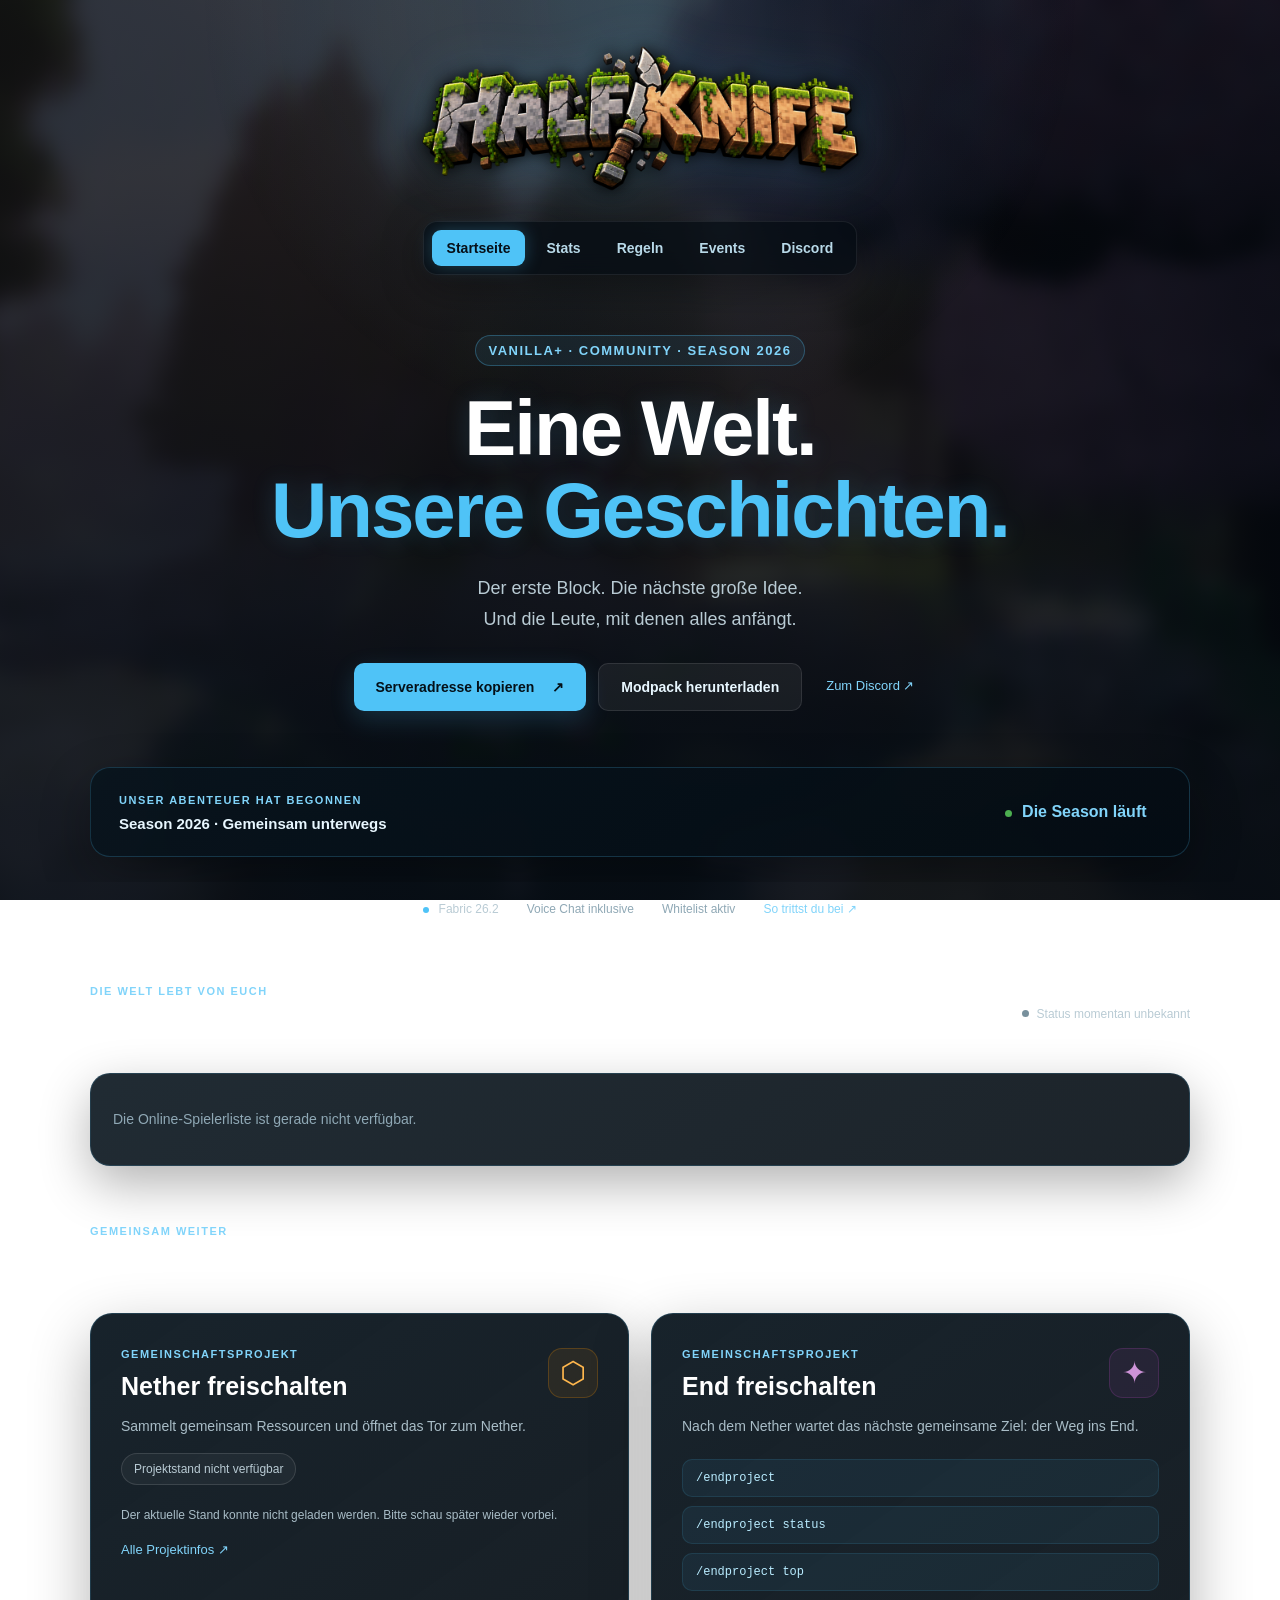
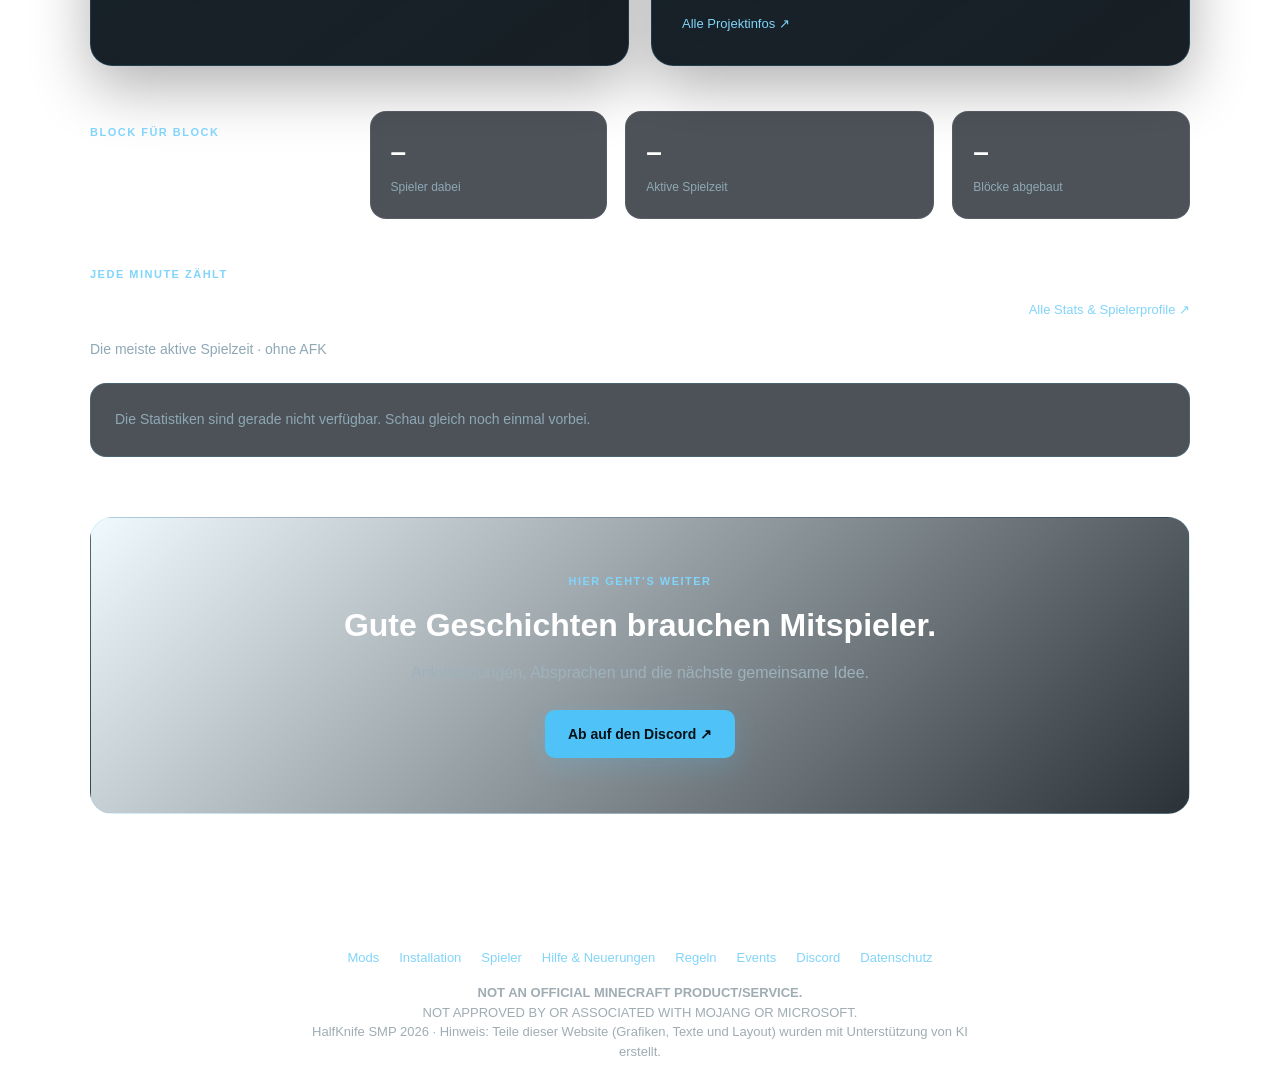
<file: index.html>
<!DOCTYPE html>
<html lang="de">
<head>
  <meta charset="UTF-8">
  <meta name="viewport" content="width=device-width, initial-scale=1.0">
  <meta name="description" content="HalfKnife SMP 2026 – eine Welt, gemeinsame Projekte und eure Geschichten. Seasonstart am 24. Oktober um 14 Uhr.">
  <title>HalfKnife SMP 2026 · Unsere Welt</title>
  <link rel="icon" type="image/png" href="favicon_io/favicon-32x32.png">
  <link rel="stylesheet" href="css/style.css">
  <link rel="stylesheet" href="css/home.css?v=20261024-projects">
</head>
<body class="launch-home">
  <a class="skip-link" href="#main">Zum Inhalt</a>
  <header class="world-header container">
    <div class="logo-container"><a href="index.html" aria-label="HalfKnife SMP Startseite"><img class="logo" src="logo.png" alt="HalfKnife SMP 2026" fetchpriority="high"></a></div>
    <nav class="nav" id="main-nav" aria-label="Hauptnavigation"></nav>
  </header>
  <main id="main">
    <section class="hero world-hero" aria-labelledby="world-title">
      <div class="container world-hero-content">
        <div class="season-label world-kicker"><span></span> VANILLA+ · COMMUNITY · SEASON 2026</div>
        <h1 id="world-title">Eine Welt.<br><span>Unsere Geschichten.</span></h1>
        <p>Der erste Block. Die nächste große Idee.<br>Und die Leute, mit denen alles anfängt.</p>
        <div class="world-actions">
          <button class="button button-primary world-button" type="button" id="home-copy">Serveradresse kopieren <span aria-hidden="true">↗</span></button>
          <a class="button button-secondary world-button" href="https://modrinth.com/modpack/halfknifesmp2026" target="_blank" rel="noopener">Modpack herunterladen</a>
          <a class="world-discord" href="https://discord.gg/TK9UQVsz8b" target="_blank" rel="noopener">Zum Discord ↗</a>
        </div>
        <p id="home-copy-message" class="copy-message" role="status"></p>
        <div class="launch-strip">
          <div><span class="eyebrow">DAS ABENTEUER BEGINNT</span><strong id="season-countdown-title">Samstag, 24. Oktober · 14 Uhr</strong></div>
          <div class="launch-clock" id="countdown" role="timer" aria-label="Zeit bis zum Seasonstart">
            <div><strong id="countdown-days">--</strong><span>Tage</span></div><b>:</b>
            <div><strong id="countdown-hours">--</strong><span>Std.</span></div><b>:</b>
            <div><strong id="countdown-minutes">--</strong><span>Min.</span></div><b>:</b>
            <div><strong id="countdown-seconds">--</strong><span>Sek.</span></div>
          </div>
          <div id="countdown-online" hidden><span class="season-live-dot"></span> Die Season läuft <span id="hero-online-count"></span></div>
        </div>
      </div>
    </section>
    <div class="container world-content">
      <div class="server-strip"><span><i aria-hidden="true"></i> Fabric 26.2</span><span>Voice Chat inklusive</span><span>Whitelist aktiv</span><a href="install.html">So trittst du bei ↗</a></div>
      <section class="online-section" aria-labelledby="online-title">
        <div class="world-section-heading"><div><span class="eyebrow">DIE WELT LEBT VON EUCH</span><h2 id="online-title">Gerade auf dem Server</h2></div><span class="home-server-badge" id="home-server-status" role="status">Status wird geladen…</span></div>
        <div class="online-players" id="home-online-list"><p class="world-empty">Spieler werden geladen…</p></div>
      </section>
      <section class="dimension-section" aria-labelledby="projects-title">
        <div class="world-section-heading"><div><span class="eyebrow">GEMEINSAM WEITER</span><h2 id="projects-title">Neue Dimensionen. Unser Fortschritt.</h2></div></div>
        <div class="dimension-grid">
        <article class="dimension-project" data-project="nether" aria-labelledby="nether-project-title">
          <div class="dimension-heading"><div><span class="eyebrow">GEMEINSCHAFTSPROJEKT</span><h3 id="nether-project-title">Nether freischalten</h3></div><span class="dimension-symbol" aria-hidden="true">⬡</span></div>
          <p>Sammelt gemeinsam Ressourcen und öffnet das Tor zum Nether.</p>
          <span class="goal-status" id="nether-project-status" role="status">Projektstand wird geladen…</span>
          <div class="dimension-progress" id="nether-project-progress" hidden><div class="goal-progress-label"><span>Gesamtfortschritt</span><strong id="nether-project-percent">–</strong></div><progress id="nether-project-meter" max="100" value="0" aria-label="Nether: Gesamtfortschritt"></progress><div class="dimension-resources" id="nether-project-resources"></div></div>
          <p class="dimension-message" id="nether-project-message"></p>
          <a class="world-text-link" href="events.html">Alle Projektinfos ↗</a>
        </article>
        <article class="dimension-project" data-project="end" aria-labelledby="end-project-title">
          <div class="dimension-heading"><div><span class="eyebrow">GEMEINSCHAFTSPROJEKT</span><h3 id="end-project-title">End freischalten</h3></div><span class="dimension-symbol" aria-hidden="true">✦</span></div>
          <p>Nach dem Nether wartet das nächste gemeinsame Ziel: der Weg ins End.</p>
          <div class="dimension-message command-list">
            <code>/endproject</code>
            <code>/endproject status</code>
            <code>/endproject top</code>
          </div>
          <a class="world-text-link" href="events.html">Alle Projektinfos ↗</a>
        </article>
        </div>
      </section>
      <section class="season-numbers" aria-labelledby="numbers-title">
        <div><span class="eyebrow">BLOCK FÜR BLOCK</span><h2 id="numbers-title">Unsere Season.<br>In Zahlen.</h2></div>
        <div class="season-number"><strong id="home-total-players">–</strong><span>Spieler dabei</span></div>
        <div class="season-number"><strong id="home-total-time">–</strong><span>Aktive Spielzeit</span></div>
        <div class="season-number"><strong id="home-total-blocks">–</strong><span>Blöcke abgebaut</span></div>
      </section>
      <section class="top-section" aria-labelledby="top-title">
        <div class="world-section-heading"><div><span class="eyebrow">JEDE MINUTE ZÄHLT</span><h2 id="top-title">Die Dauerzocker.</h2><p>Die meiste aktive Spielzeit · ohne AFK</p></div><a class="world-text-link" href="stats.html">Alle Stats &amp; Spielerprofile ↗</a></div>
        <ol class="home-podium" id="home-top-three"><li class="world-empty">Die ersten Plätze warten auf euch.</li></ol>
      </section>
      <section class="discord world-community"><div><span class="eyebrow">HIER GEHT’S WEITER</span><h2>Gute Geschichten brauchen Mitspieler.</h2><p>Ankündigungen, Absprachen und die nächste gemeinsame Idee.</p></div><a class="button button-primary world-button" href="https://discord.gg/TK9UQVsz8b" target="_blank" rel="noopener">Ab auf den Discord ↗</a></section>
      <noscript><p class="world-empty">Für Countdown, Online-Spieler und Statistiken bitte JavaScript aktivieren. Die Season startet am 24. Oktober 2026 um 14 Uhr.</p></noscript>
    </div>
  </main>
  <footer>

    <nav class="footer-links" aria-label="Weitere Seiten">
      <a href="mods.html">Mods</a>
      <a href="install.html">Installation</a>
      <a href="players.html">Spieler</a>
      <a href="help.html">Hilfe &amp; Neuerungen</a>
      <a href="rules.html">Regeln</a>
      <a href="events.html">Events</a>
      <a href="discord.html">Discord</a>
      <a href="datenschutz.html">Datenschutz</a>
    </nav>

    <div class="disclaimer">
      <strong>NOT AN OFFICIAL MINECRAFT PRODUCT/SERVICE.</strong><br>
      NOT APPROVED BY OR ASSOCIATED WITH MOJANG OR MICROSOFT.
    </div>

    <div class="disclaimer">
      HalfKnife SMP 2026 ·
      Hinweis: Teile dieser Website (Grafiken, Texte und Layout)
      wurden mit Unterstützung von KI erstellt.
    </div>

  </footer>


  <script src="js/main.js"></script>
  <script src="js/stats-core.js"></script>
  <script src="js/home.js?v=20261031-end-commands"></script>
</body>
</html>
</file>
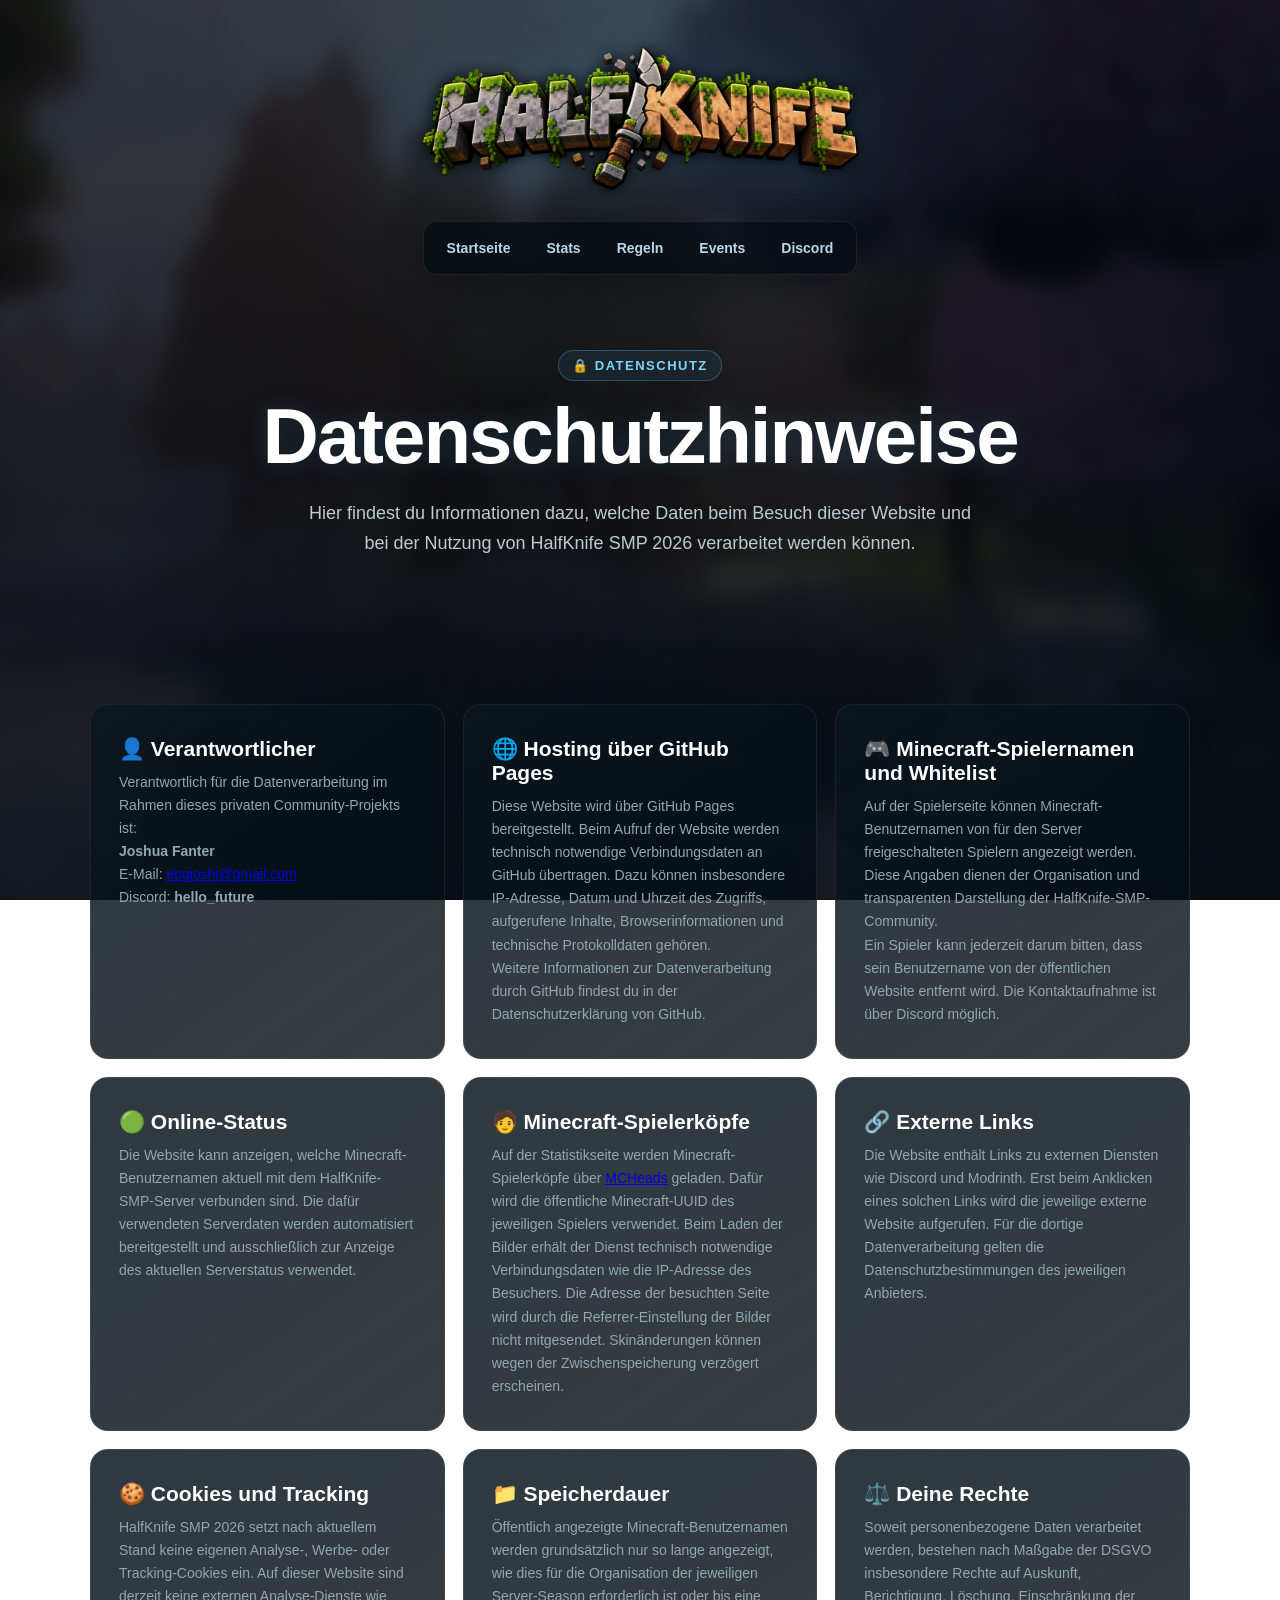
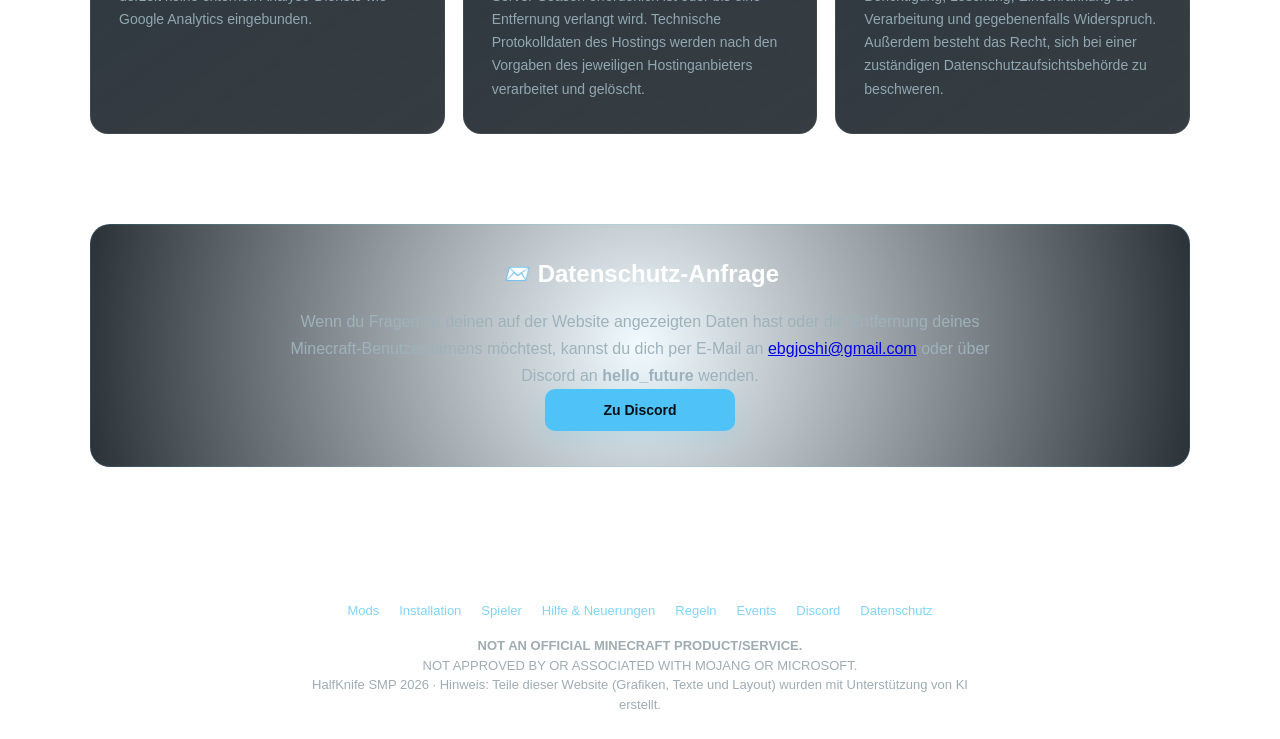
<file: datenschutz.html>
<!DOCTYPE html>
<html lang="de">
<head>
  <meta charset="UTF-8">
  <meta name="viewport" content="width=device-width, initial-scale=1.0">

  <title>Datenschutz · HalfKnife SMP 2026</title>

  <link rel="icon" type="image/png" href="favicon_io/favicon-32x32.png">
  <link rel="stylesheet" href="css/style.css">
</head>

<body>

  <div class="container">

    <header>

      <div class="logo-container">
        <img
          src="logo.png"
          class="logo"
          alt="HalfKnife SMP 2026"
        >
      </div>

      <nav class="nav" id="main-nav" aria-label="Hauptnavigation"></nav>

    </header>

    <main>

      <section class="hero">

        <div class="season-label">
          🔒 Datenschutz
        </div>

        <h1>
          Datenschutzhinweise
        </h1>

        <p>
          Hier findest du Informationen dazu, welche Daten beim Besuch
          dieser Website und bei der Nutzung von HalfKnife SMP 2026
          verarbeitet werden können.
        </p>

      </section>

      <section class="section">

        <div class="features">

          <div class="feature">
            <h3>👤 Verantwortlicher</h3>
            <p>
              Verantwortlich für die Datenverarbeitung im Rahmen dieses
              privaten Community-Projekts ist:
            </p>
            <p>
              <strong>Joshua Fanter</strong><br>
              E-Mail:
              <a href="mailto:ebgjoshi@gmail.com">ebgjoshi@gmail.com</a><br>
              Discord: <strong>hello_future</strong>
            </p>
          </div>

          <div class="feature">
            <h3>🌐 Hosting über GitHub Pages</h3>
            <p>
              Diese Website wird über GitHub Pages bereitgestellt.
              Beim Aufruf der Website werden technisch notwendige Verbindungsdaten
              an GitHub übertragen. Dazu können insbesondere IP-Adresse,
              Datum und Uhrzeit des Zugriffs, aufgerufene Inhalte,
              Browserinformationen und technische Protokolldaten gehören.
            </p>
            <p>
              Weitere Informationen zur Datenverarbeitung durch GitHub findest du
              in der Datenschutzerklärung von GitHub.
            </p>
          </div>

          <div class="feature">
            <h3>🎮 Minecraft-Spielernamen und Whitelist</h3>
            <p>
              Auf der Spielerseite können Minecraft-Benutzernamen von für den
              Server freigeschalteten Spielern angezeigt werden. Diese Angaben
              dienen der Organisation und transparenten Darstellung der
              HalfKnife-SMP-Community.
            </p>
            <p>
              Ein Spieler kann jederzeit darum bitten, dass sein Benutzername
              von der öffentlichen Website entfernt wird. Die Kontaktaufnahme
              ist über Discord möglich.
            </p>
          </div>

          <div class="feature">
            <h3>🟢 Online-Status</h3>
            <p>
              Die Website kann anzeigen, welche Minecraft-Benutzernamen aktuell
              mit dem HalfKnife-SMP-Server verbunden sind. Die dafür verwendeten
              Serverdaten werden automatisiert bereitgestellt und ausschließlich
              zur Anzeige des aktuellen Serverstatus verwendet.
            </p>
          </div>

          <div class="feature">
            <h3>🧑 Minecraft-Spielerköpfe</h3>
            <p>
              Auf der Statistikseite werden Minecraft-Spielerköpfe über
              <a href="https://mc-heads.net/" target="_blank" rel="noopener noreferrer">MCHeads</a>
              geladen. Dafür wird die öffentliche Minecraft-UUID des jeweiligen
              Spielers verwendet. Beim Laden der Bilder erhält der Dienst
              technisch notwendige Verbindungsdaten wie die IP-Adresse des
              Besuchers. Die Adresse der besuchten Seite wird durch die
              Referrer-Einstellung der Bilder nicht mitgesendet.
              Skinänderungen können wegen der Zwischenspeicherung verzögert erscheinen.
            </p>
          </div>

          <div class="feature">
            <h3>🔗 Externe Links</h3>
            <p>
              Die Website enthält Links zu externen Diensten wie Discord und Modrinth. Erst beim Anklicken eines solchen Links wird
              die jeweilige externe Website aufgerufen. Für die dortige
              Datenverarbeitung gelten die Datenschutzbestimmungen des jeweiligen
              Anbieters.
            </p>
          </div>

          <div class="feature">
            <h3>🍪 Cookies und Tracking</h3>
            <p>
              HalfKnife SMP 2026 setzt nach aktuellem Stand keine eigenen
              Analyse-, Werbe- oder Tracking-Cookies ein. Auf dieser Website
              sind derzeit keine externen Analyse-Dienste wie Google Analytics
              eingebunden.
            </p>
          </div>

          <div class="feature">
            <h3>📁 Speicherdauer</h3>
            <p>
              Öffentlich angezeigte Minecraft-Benutzernamen werden grundsätzlich
              nur so lange angezeigt, wie dies für die Organisation der
              jeweiligen Server-Season erforderlich ist oder bis eine Entfernung
              verlangt wird. Technische Protokolldaten des Hostings werden nach
              den Vorgaben des jeweiligen Hostinganbieters verarbeitet und gelöscht.
            </p>
          </div>

          <div class="feature">
            <h3>⚖️ Deine Rechte</h3>
            <p>
              Soweit personenbezogene Daten verarbeitet werden, bestehen nach
              Maßgabe der DSGVO insbesondere Rechte auf Auskunft, Berichtigung,
              Löschung, Einschränkung der Verarbeitung und gegebenenfalls
              Widerspruch. Außerdem besteht das Recht, sich bei einer zuständigen
              Datenschutzaufsichtsbehörde zu beschweren.
            </p>
          </div>

        </div>

      </section>

      <section class="section">

        <div class="vanilla-box">
          <h2>📨 Datenschutz-Anfrage</h2>
          <p>
            Wenn du Fragen zu deinen auf der Website angezeigten Daten hast oder
            die Entfernung deines Minecraft-Benutzernamens möchtest, kannst du
            dich per E-Mail an
            <a href="mailto:ebgjoshi@gmail.com">ebgjoshi@gmail.com</a>
            oder über Discord an <strong>hello_future</strong> wenden.
          </p>
          <a
            class="button button-primary"
            href="discord.html"
          >
            Zu Discord
          </a>
        </div>

      </section>

    </main>

  </div>

  <footer>

    <nav class="footer-links" aria-label="Weitere Seiten">
      <a href="mods.html">Mods</a>
      <a href="install.html">Installation</a>
      <a href="players.html">Spieler</a>
      <a href="help.html">Hilfe &amp; Neuerungen</a>
      <a href="rules.html">Regeln</a>
      <a href="events.html">Events</a>
      <a href="discord.html">Discord</a>
      <a href="datenschutz.html">Datenschutz</a>
    </nav>

    <div class="disclaimer">
      <strong>NOT AN OFFICIAL MINECRAFT PRODUCT/SERVICE.</strong><br>
      NOT APPROVED BY OR ASSOCIATED WITH MOJANG OR MICROSOFT.
    </div>

    <div class="disclaimer">
      HalfKnife SMP 2026 ·
      Hinweis: Teile dieser Website (Grafiken, Texte und Layout)
      wurden mit Unterstützung von KI erstellt.
    </div>

  </footer>

  <script src="js/main.js"></script>

</body>
</html>
</file>
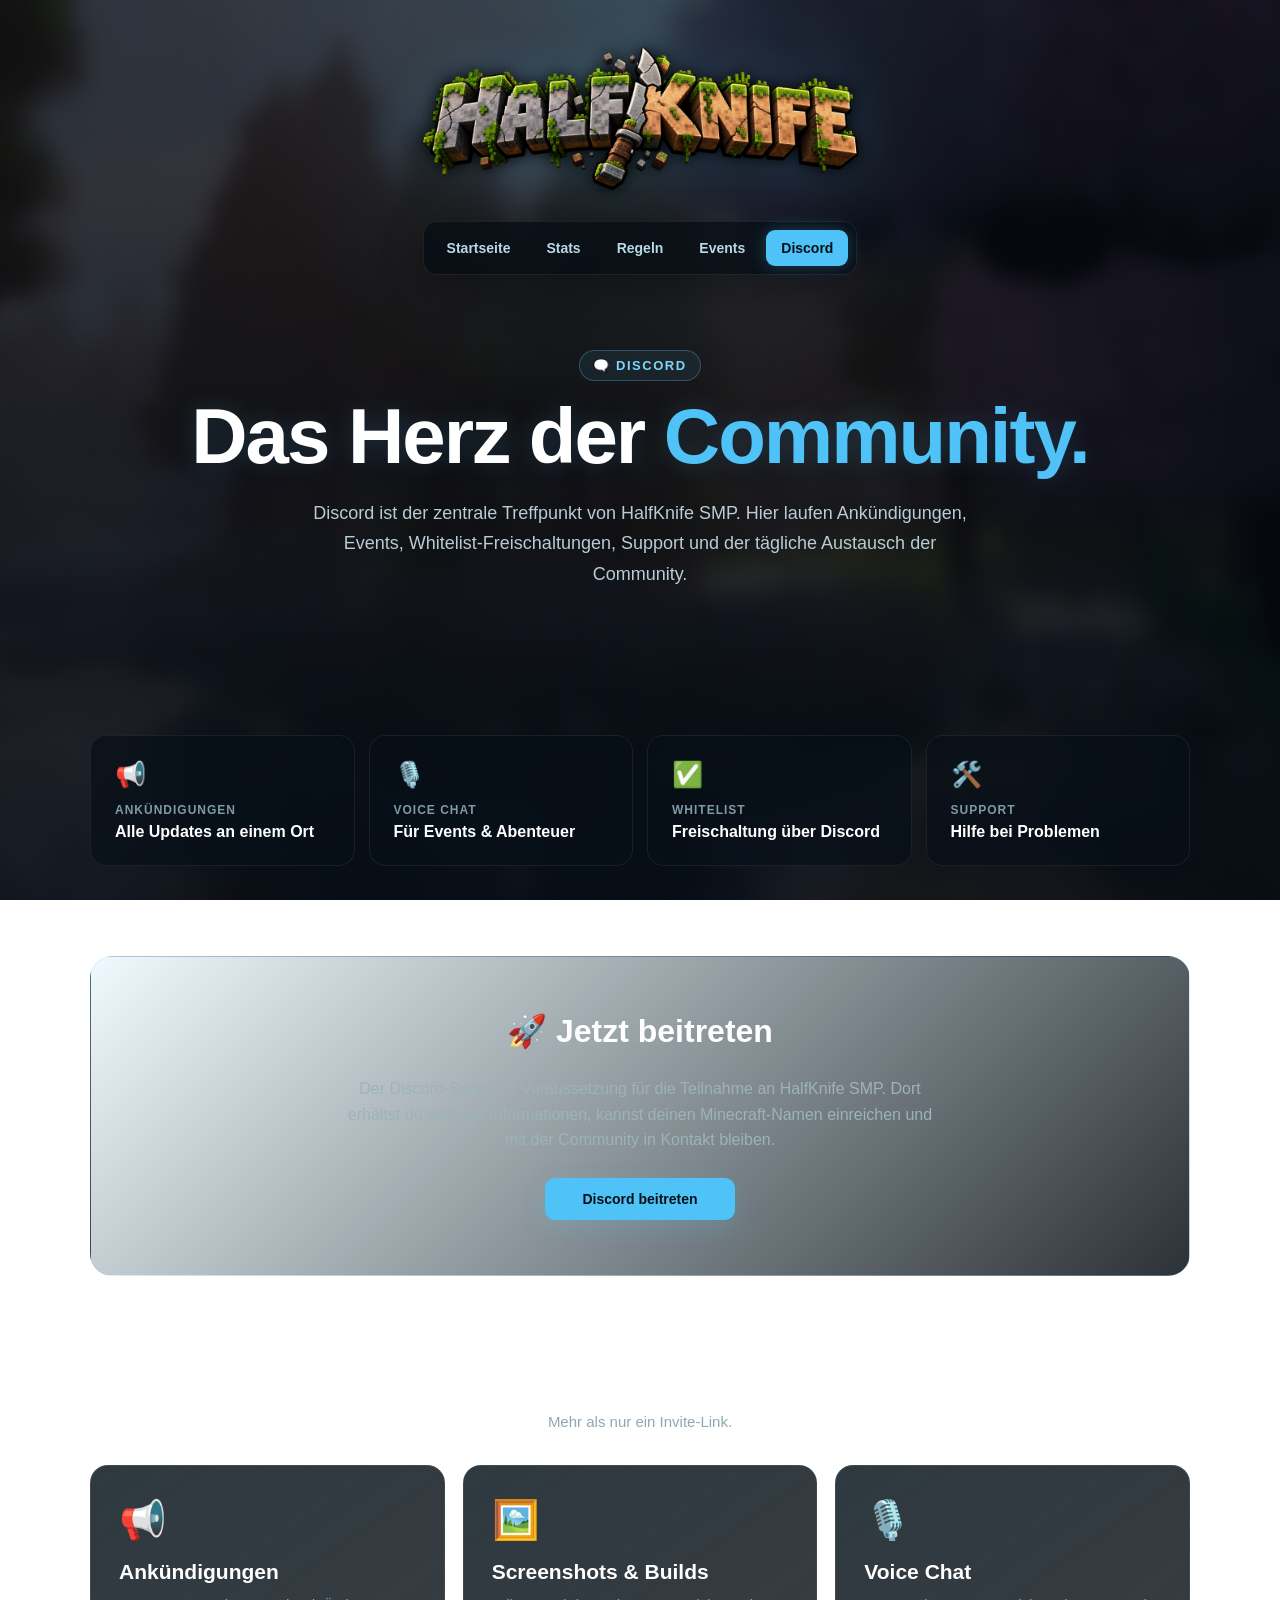
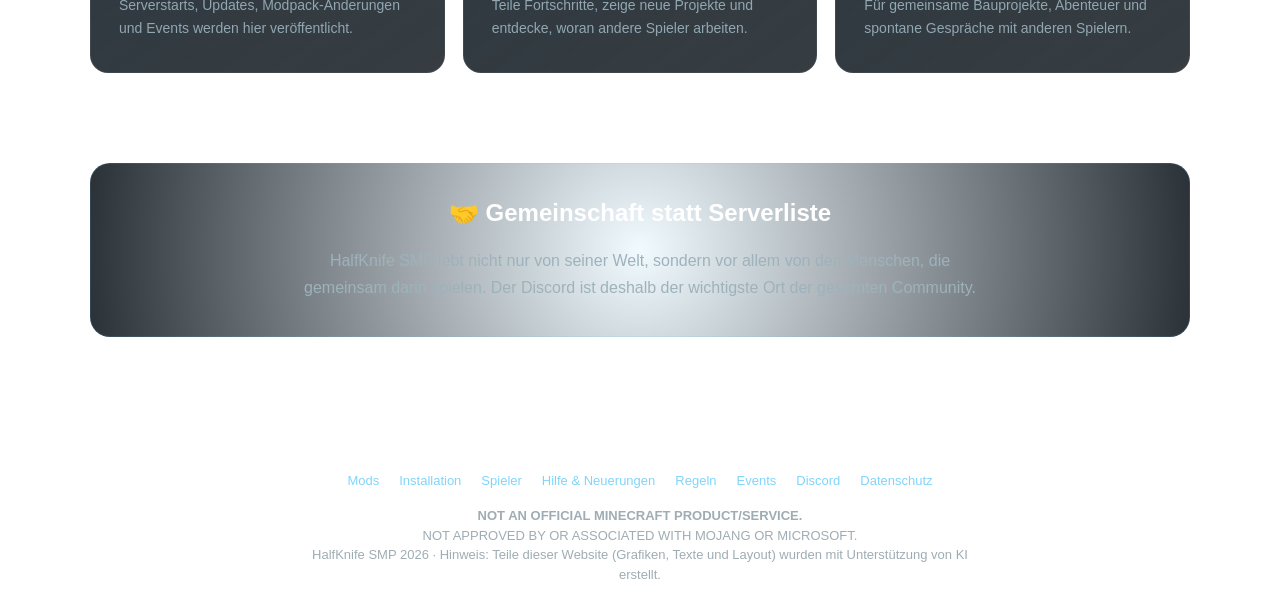
<file: discord.html>
<!DOCTYPE html>
<html lang="de">
<head>
  <meta charset="UTF-8">
  <meta name="viewport" content="width=device-width, initial-scale=1.0">

  <title>HalfKnife SMP 2026</title>

  <link rel="icon" type="image/png" href="favicon_io/favicon-32x32.png">
  <link rel="stylesheet" href="css/style.css">
</head>


<body>
<div class="container">


    <!-- =====================================================
         HEADER
    ====================================================== -->

    <header>

      <div class="logo-container">
        <img
          src="logo.png"
          class="logo"
          alt="HalfKnife SMP 2026"
        >
      </div>


      <nav class="nav" id="main-nav" aria-label="Hauptnavigation"></nav>

    </header>


    <!-- =====================================================
         HERO
    ====================================================== -->

<main>

  <section class="hero">

    <div class="season-label">
      🗨️ Discord
    </div>

    <h1>
      Das Herz der <span>Community.</span>
    </h1>

    <p>
      Discord ist der zentrale Treffpunkt von HalfKnife SMP.
      Hier laufen Ankündigungen, Events, Whitelist-Freischaltungen,
      Support und der tägliche Austausch der Community.
    </p>

  </section>


  <section class="section">

    <div class="info-grid">

      <div class="info-card">

        <div class="info-icon">📢</div>

        <div class="label">
          Ankündigungen
        </div>

        <div class="value">
          Alle Updates an einem Ort
        </div>

      </div>


      <div class="info-card">

        <div class="info-icon">🎙️</div>

        <div class="label">
          Voice Chat
        </div>

        <div class="value">
          Für Events & Abenteuer
        </div>

      </div>


      <div class="info-card">

        <div class="info-icon">✅</div>

        <div class="label">
          Whitelist
        </div>

        <div class="value">
          Freischaltung über Discord
        </div>

      </div>


      <div class="info-card">

        <div class="info-icon">🛠️</div>

        <div class="label">
          Support
        </div>

        <div class="value">
          Hilfe bei Problemen
        </div>

      </div>

    </div>

  </section>


  <section class="section">

    <div class="discord">

      <h2>
        🚀 Jetzt beitreten
      </h2>

      <p>
        Der Discord-Server ist Voraussetzung für die Teilnahme
        an HalfKnife SMP. Dort erhältst du wichtige Informationen,
        kannst deinen Minecraft-Namen einreichen und mit der Community
        in Kontakt bleiben.
      </p>

      <a
        class="button button-primary"
        href="https://discord.gg/TK9UQVsz8b"
        target="_blank"
        rel="noopener"
      >
        Discord beitreten
      </a>

    </div>

  </section>


  <section class="section">

    <div class="section-heading">

      <h2>
        Was erwartet dich?
      </h2>

      <p>
        Mehr als nur ein Invite-Link.
      </p>

    </div>

    <div class="features">

      <div class="feature">

        <div class="feature-icon">
          📢
        </div>

        <h3>
          Ankündigungen
        </h3>

        <p>
          Serverstarts, Updates,
          Modpack-Änderungen und Events
          werden hier veröffentlicht.
        </p>

      </div>


      <div class="feature">

        <div class="feature-icon">
          🖼️
        </div>

        <h3>
          Screenshots & Builds
        </h3>

        <p>
          Teile Fortschritte,
          zeige neue Projekte und entdecke,
          woran andere Spieler arbeiten.
        </p>

      </div>


      <div class="feature">

        <div class="feature-icon">
          🎙️
        </div>

        <h3>
          Voice Chat
        </h3>

        <p>
          Für gemeinsame Bauprojekte,
          Abenteuer und spontane Gespräche
          mit anderen Spielern.
        </p>

      </div>

    </div>

  </section>


  <!-- <section class="section">

    <div class="section-heading">

      <h2>
        Häufige Fragen
      </h2>

      <p>
        Kurz beantwortet.
      </p>

    </div>

    <div class="features">

      <div class="feature">

        <h3>
          Muss ich Discord nutzen?
        </h3>

        <p>
          Ja. Alle wichtigen Informationen
          und Freischaltungen laufen darüber.
        </p>

      </div>


      <div class="feature">

        <h3>
          Muss ich im Voice Chat sprechen?
        </h3>

        <p>
          Nein. Voice Chat ist freiwillig,
          wird aber für viele Events genutzt.
        </p>

      </div>


      <div class="feature">

        <h3>
          Wo bekomme ich Hilfe?
        </h3>

        <p>
          Bei technischen Problemen oder Fragen
          einfach im Support-Bereich melden.
        </p>

      </div>

    </div>

  </section> -->


  <section class="section">

    <div class="vanilla-box">

      <h2>
        🤝 Gemeinschaft statt Serverliste
      </h2>

      <p>
        HalfKnife SMP lebt nicht nur von seiner Welt,
        sondern vor allem von den Menschen,
        die gemeinsam darin spielen.
        Der Discord ist deshalb der wichtigste Ort
        der gesamten Community.
      </p>

    </div>

  </section>

</main>

  </div>


  <!-- =======================================================
       FOOTER
  ======================================================== -->

  <footer>

    <nav class="footer-links" aria-label="Weitere Seiten">
      <a href="mods.html">Mods</a>
      <a href="install.html">Installation</a>
      <a href="players.html">Spieler</a>
      <a href="help.html">Hilfe &amp; Neuerungen</a>
      <a href="rules.html">Regeln</a>
      <a href="events.html">Events</a>
      <a href="discord.html">Discord</a>
      <a href="datenschutz.html">Datenschutz</a>
    </nav>

    <div class="disclaimer">
      <strong>NOT AN OFFICIAL MINECRAFT PRODUCT/SERVICE.</strong><br>
      NOT APPROVED BY OR ASSOCIATED WITH MOJANG OR MICROSOFT.
    </div>

    <div class="disclaimer">
      HalfKnife SMP 2026 ·
      Hinweis: Teile dieser Website (Grafiken, Texte und Layout)
      wurden mit Unterstützung von KI erstellt.
    </div>

  </footer>


  <!-- =======================================================
       JAVASCRIPT
  ======================================================== -->


  <script src="js/main.js"></script>

</body>
</html>
</file>
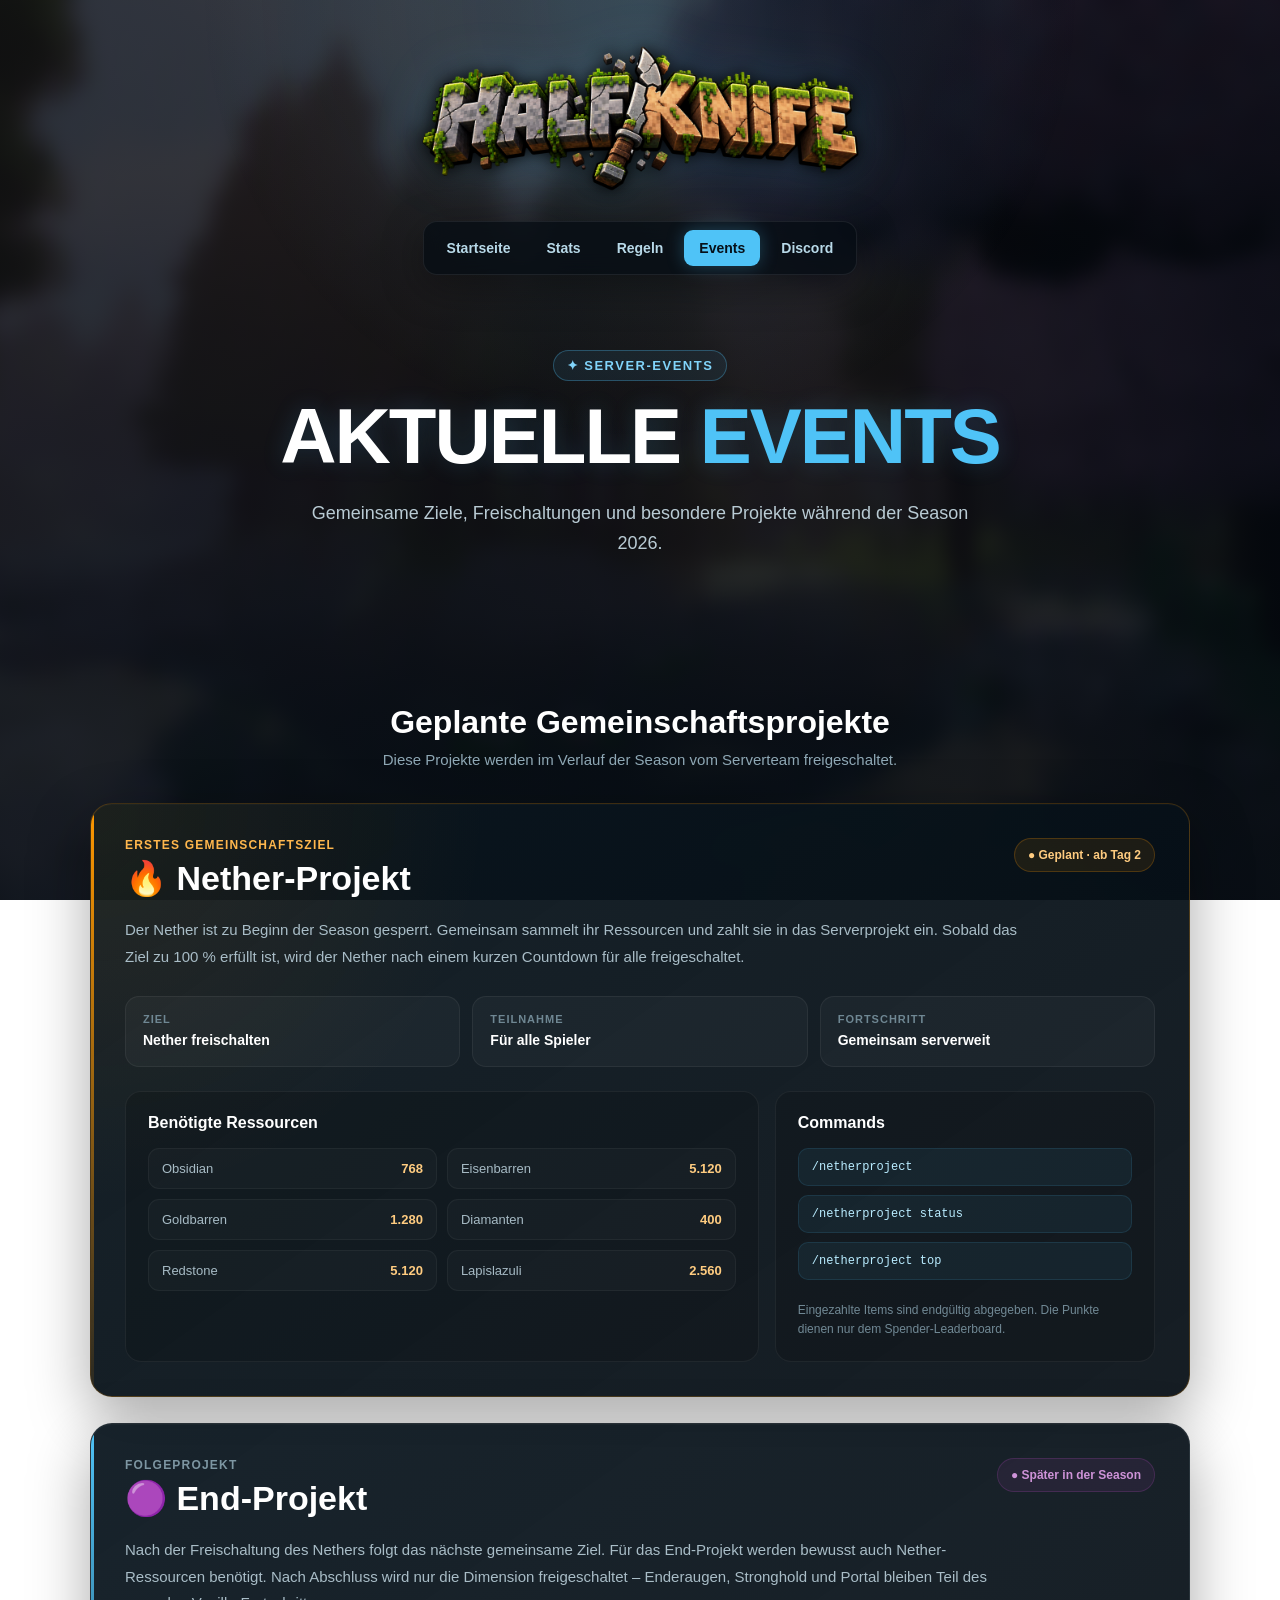
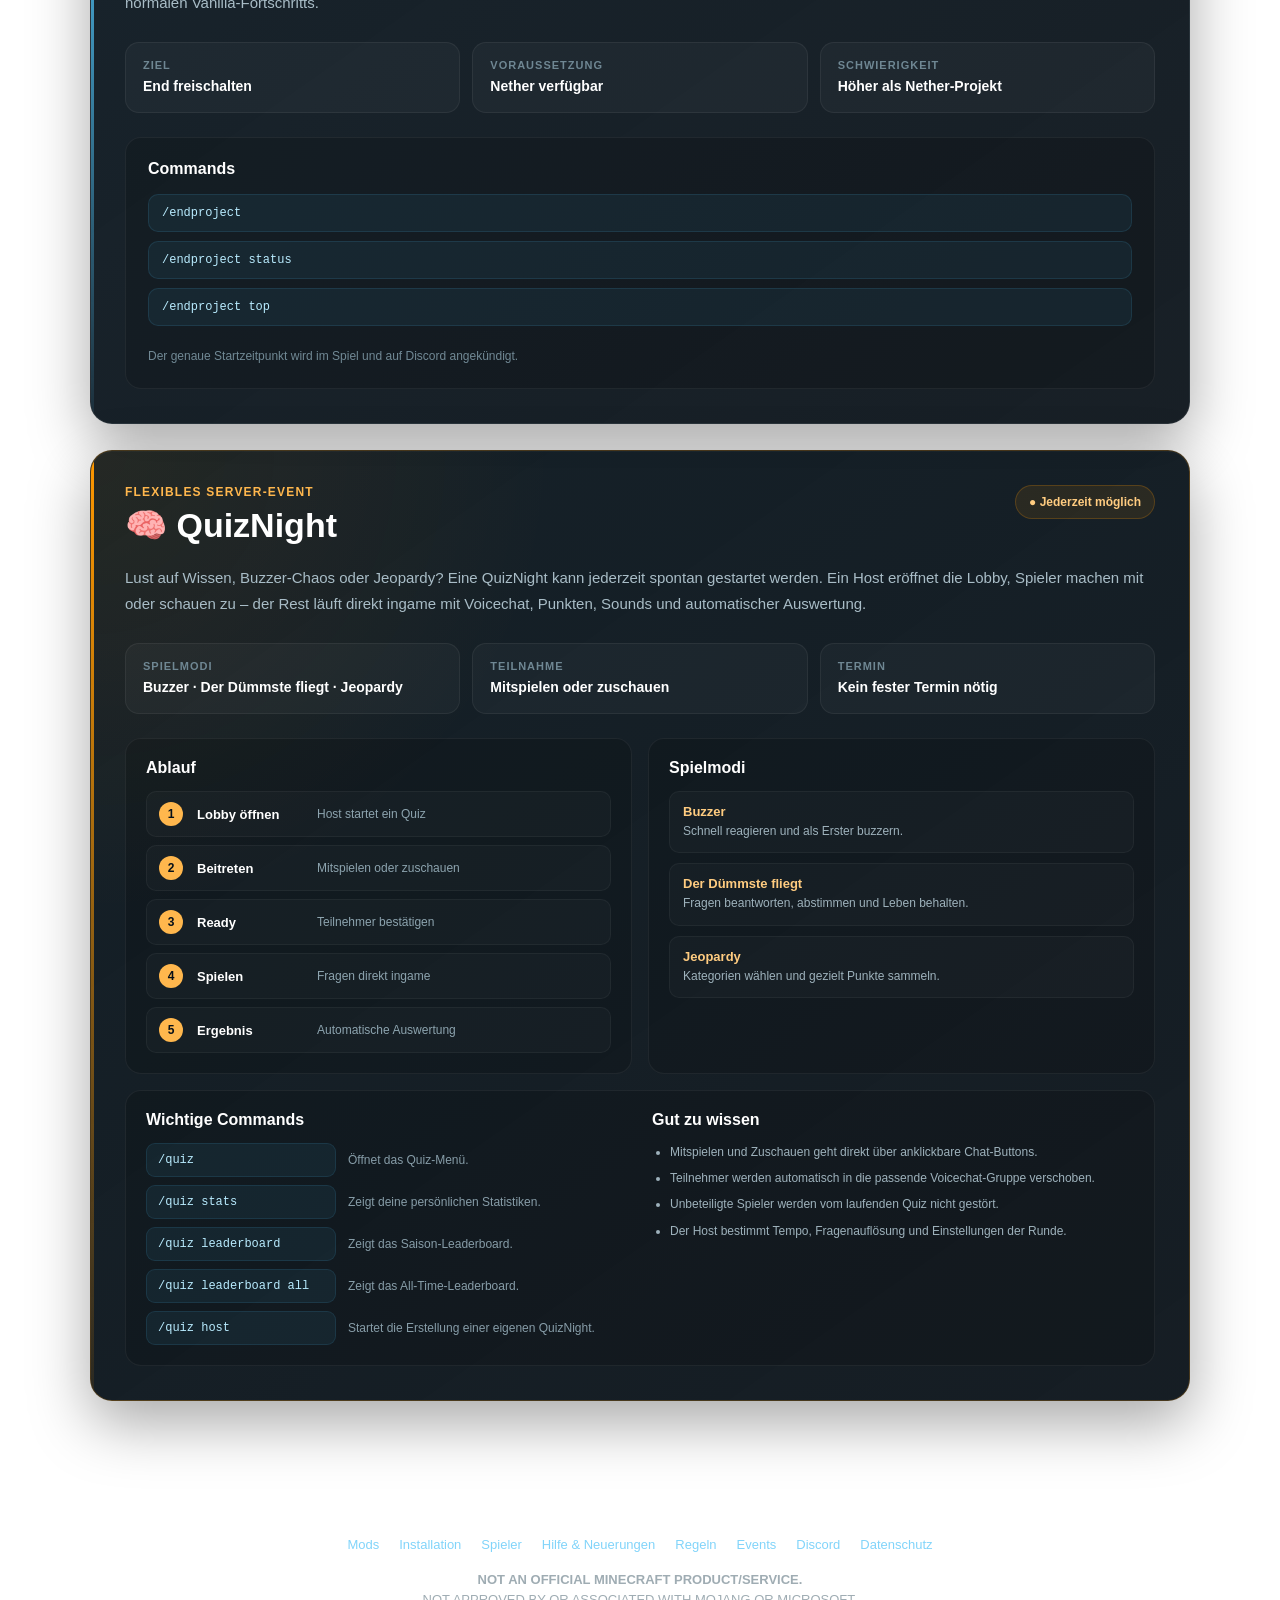
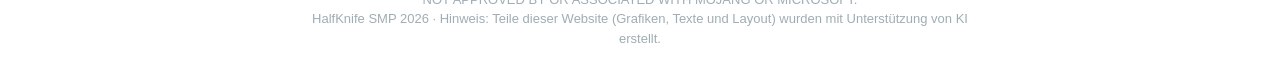
<file: events.html>
<!DOCTYPE html>
<html lang="de">
<head>
  <meta charset="UTF-8">
  <meta name="viewport" content="width=device-width, initial-scale=1.0">
  <title>Events · HalfKnife SMP 2026</title>
  <link rel="icon" type="image/png" href="favicon_io/favicon-32x32.png">
  <link rel="stylesheet" href="css/style.css">
</head>
<body>
<div class="container">
    <header>
      <div class="logo-container">
        <img src="logo.png" class="logo" alt="HalfKnife SMP 2026">
      </div>
      <nav class="nav" id="main-nav" aria-label="Hauptnavigation"></nav>
    </header>

    <main>
      <section class="hero">
        <div class="season-label">✦ Server-Events</div>
        <h1>AKTUELLE <span>EVENTS</span></h1>
        <p>Gemeinsame Ziele, Freischaltungen und besondere Projekte während der Season 2026.</p>
      </section>

      <section class="section">
        <div class="section-heading">
          <h2>Geplante Gemeinschaftsprojekte</h2>
          <p>Diese Projekte werden im Verlauf der Season vom Serverteam freigeschaltet.</p>
        </div>

        <div class="events-list">
          <article class="event-card featured">
            <div class="event-header">
              <div class="event-title-wrap">
                <div class="event-kicker">Erstes Gemeinschaftsziel</div>
                <h2>🔥 Nether-Projekt</h2>
              </div>
              <div class="event-status">● Geplant · ab Tag 2</div>
            </div>
            <p class="event-description">Der Nether ist zu Beginn der Season gesperrt. Gemeinsam sammelt ihr Ressourcen und zahlt sie in das Serverprojekt ein. Sobald das Ziel zu 100 % erfüllt ist, wird der Nether nach einem kurzen Countdown für alle freigeschaltet.</p>

            <div class="event-meta">
              <div class="event-meta-item"><div class="label">Ziel</div><div class="value">Nether freischalten</div></div>
              <div class="event-meta-item"><div class="label">Teilnahme</div><div class="value">Für alle Spieler</div></div>
              <div class="event-meta-item"><div class="label">Fortschritt</div><div class="value">Gemeinsam serverweit</div></div>
            </div>

            <div class="event-columns">
              <div class="event-panel">
                <h3>Benötigte Ressourcen</h3>
                <div class="requirement-list">
                  <div class="requirement"><span>Obsidian</span><strong>768</strong></div>
                  <div class="requirement"><span>Eisenbarren</span><strong>5.120</strong></div>
                  <div class="requirement"><span>Goldbarren</span><strong>1.280</strong></div>
                  <div class="requirement"><span>Diamanten</span><strong>400</strong></div>
                  <div class="requirement"><span>Redstone</span><strong>5.120</strong></div>
                  <div class="requirement"><span>Lapislazuli</span><strong>2.560</strong></div>
                </div>
              </div>
              <div class="event-panel command-list">
                <h3>Commands</h3>
                <code>/netherproject</code>
                <code>/netherproject status</code>
                <code>/netherproject top</code>
                <div class="event-note">Eingezahlte Items sind endgültig abgegeben. Die Punkte dienen nur dem Spender-Leaderboard.</div>
              </div>
            </div>
          </article>

          <article class="event-card">
            <div class="event-header">
              <div class="event-title-wrap">
                <div class="event-kicker">Folgeprojekt</div>
                <h2>🟣 End-Projekt</h2>
              </div>
              <div class="event-status later">● Später in der Season</div>
            </div>
            <p class="event-description">Nach der Freischaltung des Nethers folgt das nächste gemeinsame Ziel. Für das End-Projekt werden bewusst auch Nether-Ressourcen benötigt. Nach Abschluss wird nur die Dimension freigeschaltet – Enderaugen, Stronghold und Portal bleiben Teil des normalen Vanilla-Fortschritts.</p>

            <div class="event-meta">
              <div class="event-meta-item"><div class="label">Ziel</div><div class="value">End freischalten</div></div>
              <div class="event-meta-item"><div class="label">Voraussetzung</div><div class="value">Nether verfügbar</div></div>
              <div class="event-meta-item"><div class="label">Schwierigkeit</div><div class="value">Höher als Nether-Projekt</div></div>
            </div>

            <div class="event-panel command-list">
              <h3>Commands</h3>
              <code>/endproject</code>
              <code>/endproject status</code>
              <code>/endproject top</code>
              <div class="event-note">Der genaue Startzeitpunkt wird im Spiel und auf Discord angekündigt.</div>
            </div>
          </article>


          <article class="event-card featured quiznight-card">
            <div class="event-header">
              <div class="event-title-wrap">
                <div class="event-kicker">Flexibles Server-Event</div>
                <h2>🧠 QuizNight</h2>
              </div>
              <div class="event-status">● Jederzeit möglich</div>
            </div>

            <p class="event-description">
              Lust auf Wissen, Buzzer-Chaos oder Jeopardy? Eine QuizNight kann jederzeit spontan gestartet werden.
              Ein Host eröffnet die Lobby, Spieler machen mit oder schauen zu – der Rest läuft direkt ingame mit Voicechat,
              Punkten, Sounds und automatischer Auswertung.
            </p>

            <div class="event-meta">
              <div class="event-meta-item">
                <div class="label">Spielmodi</div>
                <div class="value">Buzzer · Der Dümmste fliegt · Jeopardy</div>
              </div>
              <div class="event-meta-item">
                <div class="label">Teilnahme</div>
                <div class="value">Mitspielen oder zuschauen</div>
              </div>
              <div class="event-meta-item">
                <div class="label">Termin</div>
                <div class="value">Kein fester Termin nötig</div>
              </div>
            </div>

            <div class="quiznight-grid">
              <section class="quiznight-box">
                <h3>Ablauf</h3>
                <div class="quiz-steps">
                  <div><span>1</span><strong>Lobby öffnen</strong><small>Host startet ein Quiz</small></div>
                  <div><span>2</span><strong>Beitreten</strong><small>Mitspielen oder zuschauen</small></div>
                  <div><span>3</span><strong>Ready</strong><small>Teilnehmer bestätigen</small></div>
                  <div><span>4</span><strong>Spielen</strong><small>Fragen direkt ingame</small></div>
                  <div><span>5</span><strong>Ergebnis</strong><small>Automatische Auswertung</small></div>
                </div>
              </section>

              <section class="quiznight-box">
                <h3>Spielmodi</h3>
                <div class="quiz-modes">
                  <div>
                    <strong>Buzzer</strong>
                    <span>Schnell reagieren und als Erster buzzern.</span>
                  </div>
                  <div>
                    <strong>Der Dümmste fliegt</strong>
                    <span>Fragen beantworten, abstimmen und Leben behalten.</span>
                  </div>
                  <div>
                    <strong>Jeopardy</strong>
                    <span>Kategorien wählen und gezielt Punkte sammeln.</span>
                  </div>
                </div>
              </section>

              <section class="quiznight-box quiznight-wide">
                <div class="quiznight-split">
                  <div>
                    <h3>Wichtige Commands</h3>
                    <div class="quiz-commands">
                      <code>/quiz</code><span>Öffnet das Quiz-Menü.</span>
                      <code>/quiz stats</code><span>Zeigt deine persönlichen Statistiken.</span>
                      <code>/quiz leaderboard</code><span>Zeigt das Saison-Leaderboard.</span>
                      <code>/quiz leaderboard all</code><span>Zeigt das All-Time-Leaderboard.</span>
                      <code>/quiz host</code><span>Startet die Erstellung einer eigenen QuizNight.</span>
                    </div>
                  </div>

                  <div>
                    <h3>Gut zu wissen</h3>
                    <ul class="quiz-facts">
                      <li>Mitspielen und Zuschauen geht direkt über anklickbare Chat-Buttons.</li>
                      <li>Teilnehmer werden automatisch in die passende Voicechat-Gruppe verschoben.</li>
                      <li>Unbeteiligte Spieler werden vom laufenden Quiz nicht gestört.</li>
                      <li>Der Host bestimmt Tempo, Fragenauflösung und Einstellungen der Runde.</li>
                    </ul>
                  </div>
                </div>
              </section>
            </div>
          </article>
        </div>
      </section>
    </main>
  </div>

  <footer>

    <nav class="footer-links" aria-label="Weitere Seiten">
      <a href="mods.html">Mods</a>
      <a href="install.html">Installation</a>
      <a href="players.html">Spieler</a>
      <a href="help.html">Hilfe &amp; Neuerungen</a>
      <a href="rules.html">Regeln</a>
      <a href="events.html">Events</a>
      <a href="discord.html">Discord</a>
      <a href="datenschutz.html">Datenschutz</a>
    </nav>

    <div class="disclaimer">
      <strong>NOT AN OFFICIAL MINECRAFT PRODUCT/SERVICE.</strong><br>
      NOT APPROVED BY OR ASSOCIATED WITH MOJANG OR MICROSOFT.
    </div>

    <div class="disclaimer">
      HalfKnife SMP 2026 ·
      Hinweis: Teile dieser Website (Grafiken, Texte und Layout)
      wurden mit Unterstützung von KI erstellt.
    </div>

  </footer>

  <script src="js/main.js"></script>
</body>
</html>
</file>
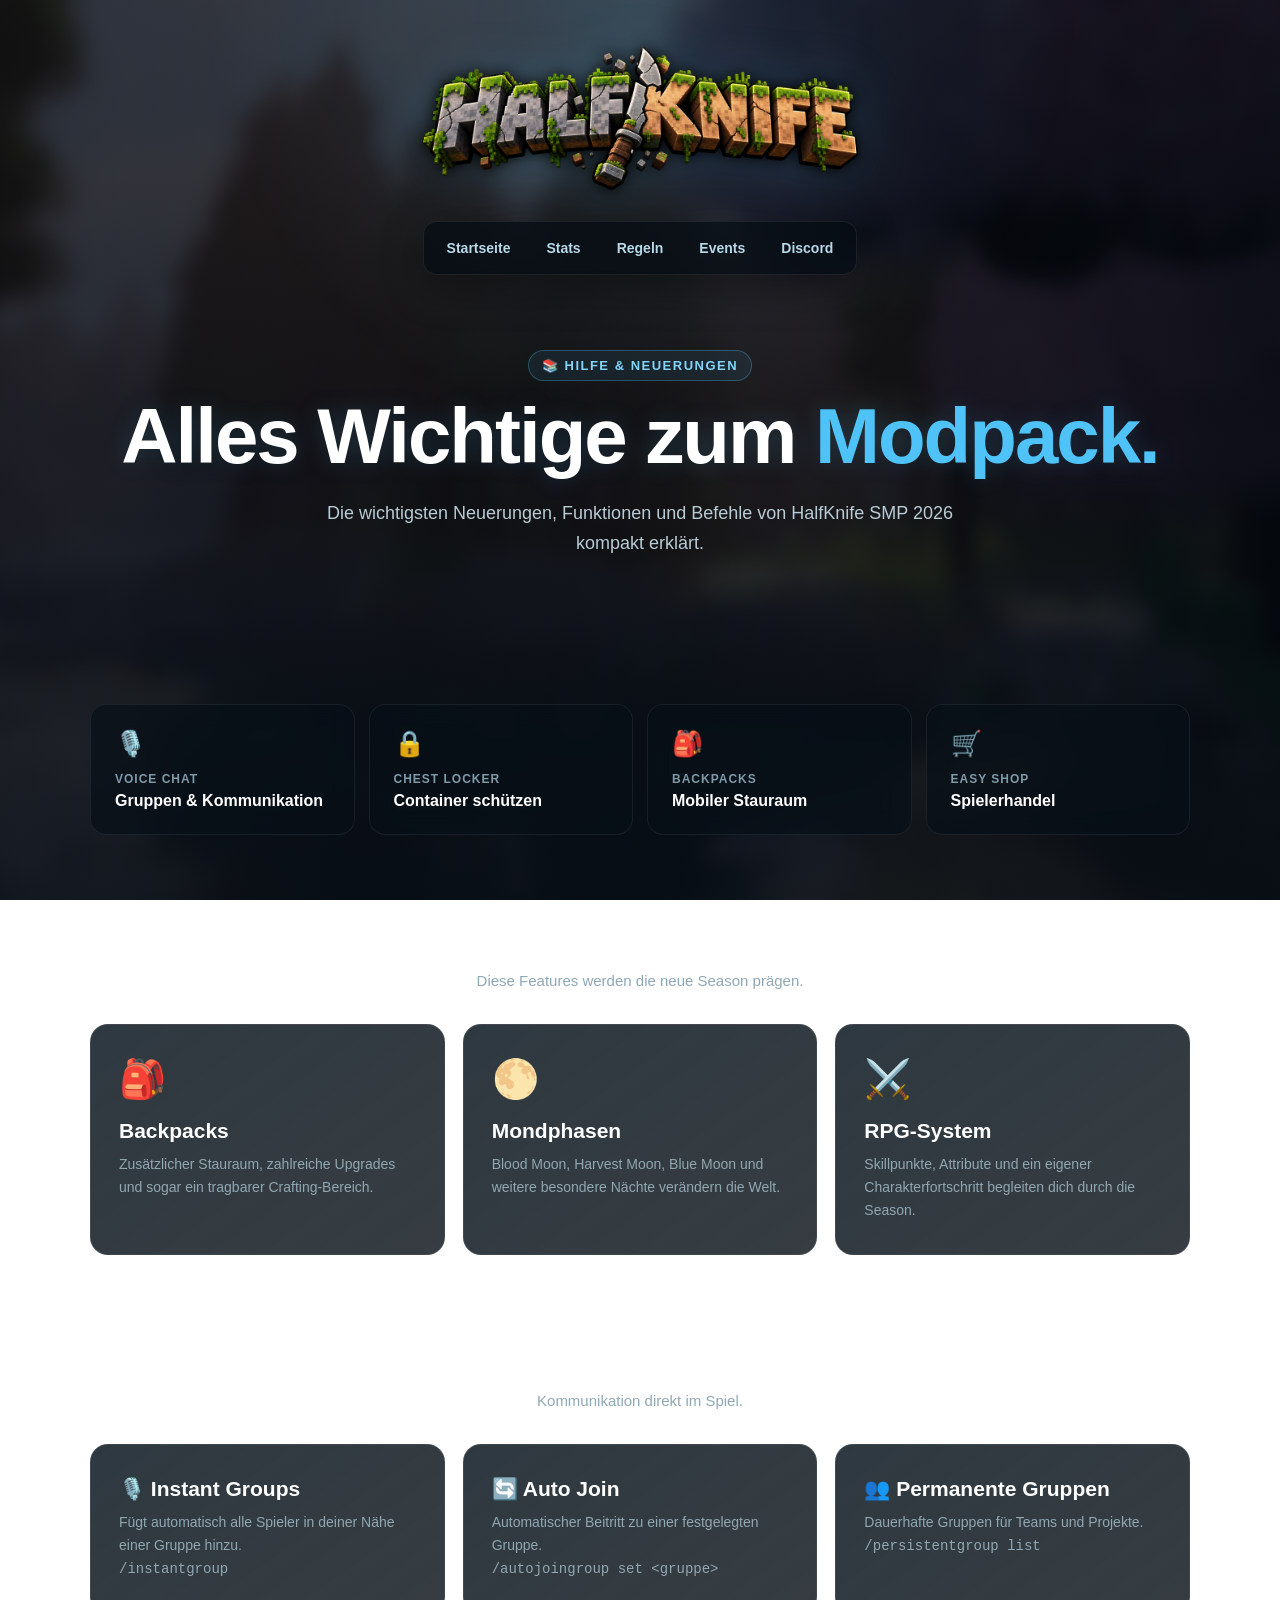
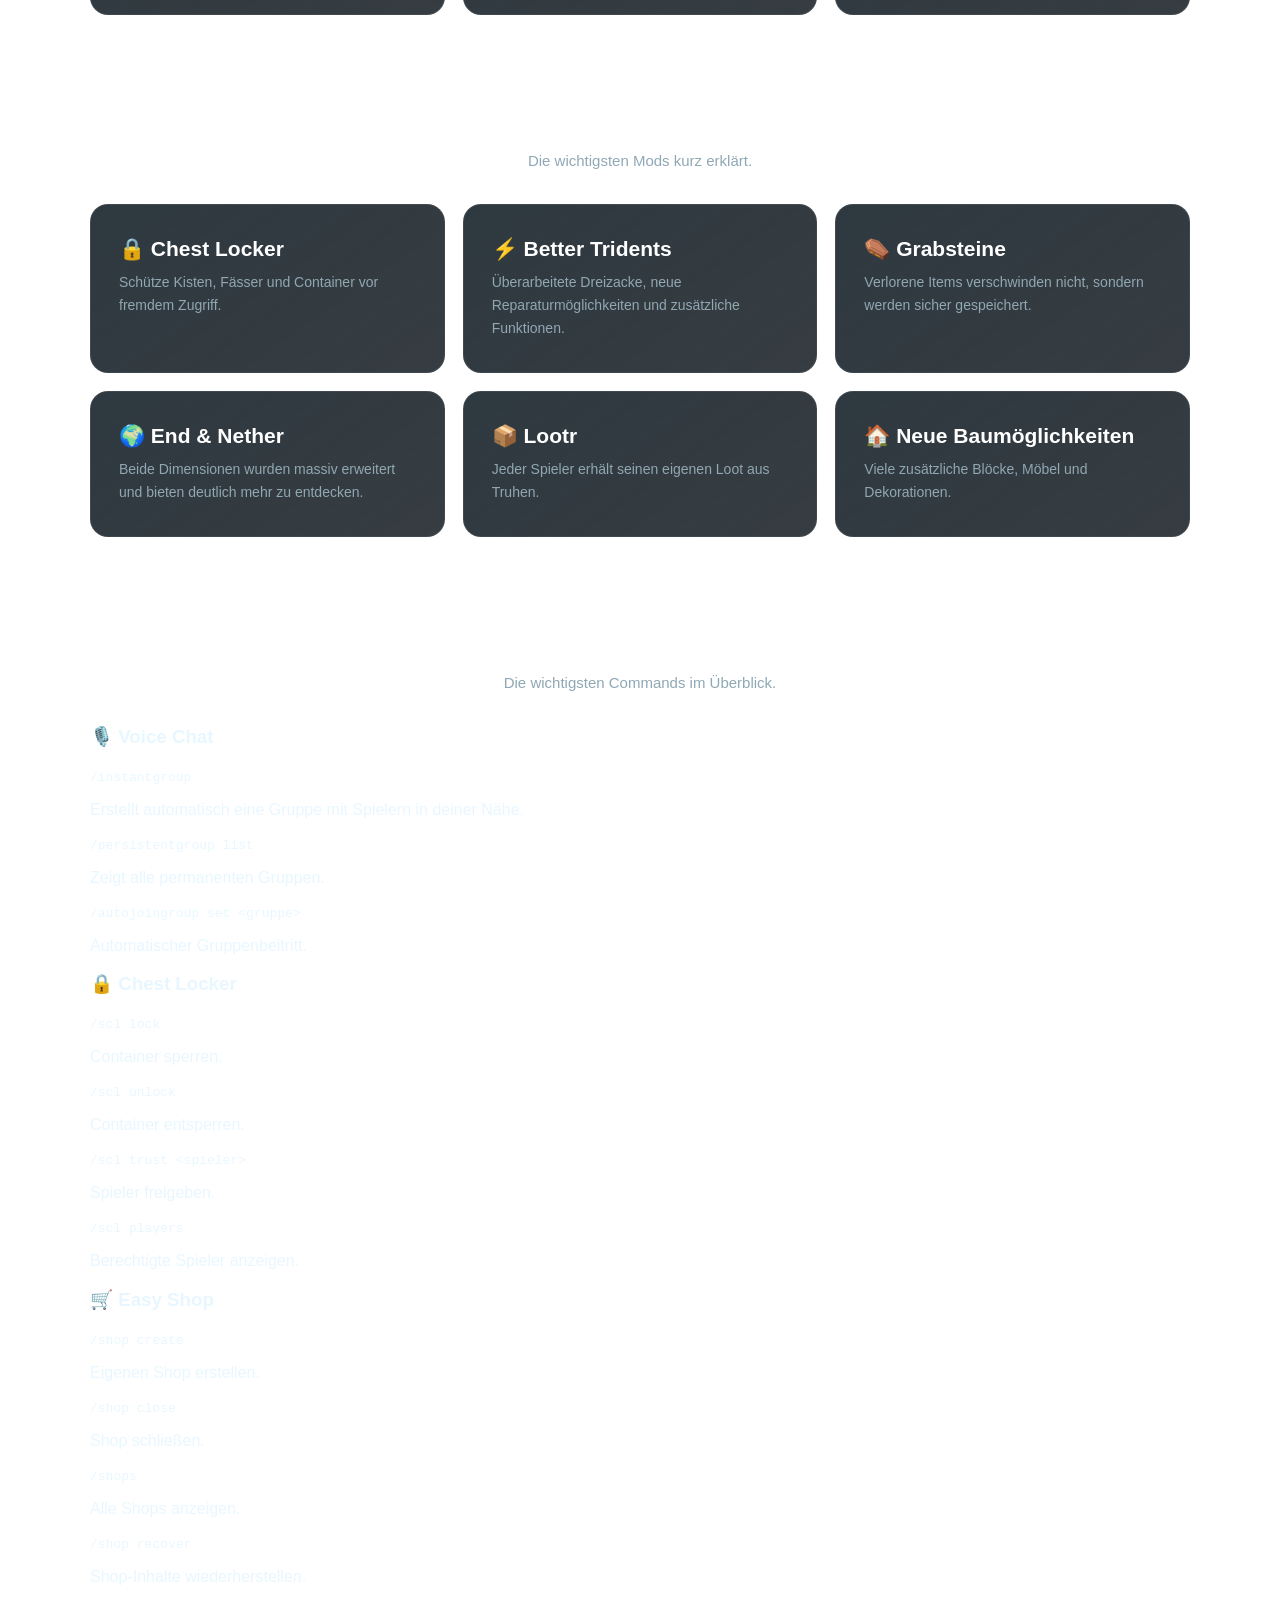
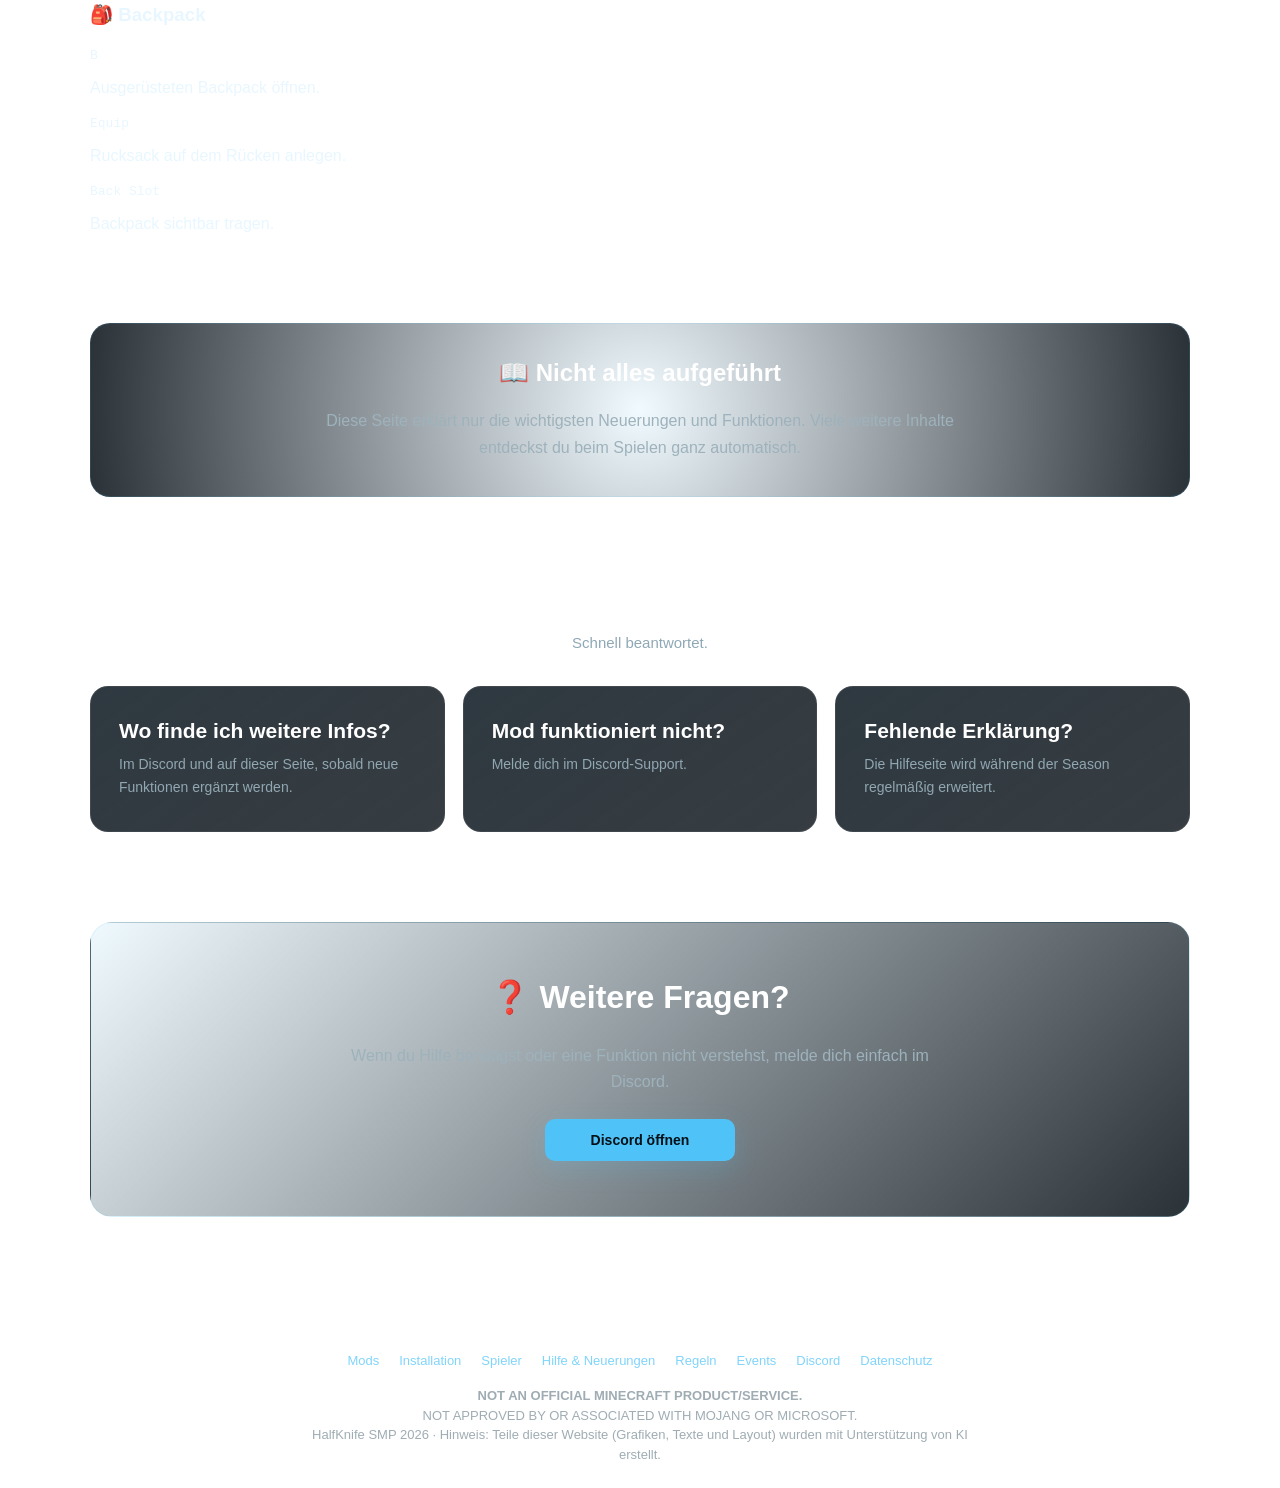
<file: help.html>
<!DOCTYPE html>
<html lang="de">
<head>
  <meta charset="UTF-8">
  <meta name="viewport" content="width=device-width, initial-scale=1.0">

  <title>HalfKnife SMP 2026</title>

  <link rel="icon" type="image/png" href="favicon_io/favicon-32x32.png">
  <link rel="stylesheet" href="css/style.css">
</head>


<body>
<div class="container">


    <!-- =====================================================
         HEADER
    ====================================================== -->

    <header>

      <div class="logo-container">
        <img
          src="logo.png"
          class="logo"
          alt="HalfKnife SMP 2026"
        >
      </div>


      <nav class="nav" id="main-nav" aria-label="Hauptnavigation"></nav>

    </header>


    <!-- =====================================================
         HERO
    ====================================================== -->

<main>

  <section class="hero">

    <div class="season-label">
      📚 Hilfe & Neuerungen
    </div>

    <h1>
      Alles Wichtige zum <span>Modpack.</span>
    </h1>

    <p>
      Die wichtigsten Neuerungen, Funktionen
      und Befehle von HalfKnife SMP 2026
      kompakt erklärt.
    </p>

  </section>


  <section class="section">

    <div class="info-grid">

      <div class="info-card">

        <div class="info-icon">🎙️</div>

        <div class="label">
          Voice Chat
        </div>

        <div class="value">
          Gruppen & Kommunikation
        </div>

      </div>

      <div class="info-card">

        <div class="info-icon">🔒</div>

        <div class="label">
          Chest Locker
        </div>

        <div class="value">
          Container schützen
        </div>

      </div>

      <div class="info-card">

        <div class="info-icon">🎒</div>

        <div class="label">
          Backpacks
        </div>

        <div class="value">
          Mobiler Stauraum
        </div>

      </div>

      <div class="info-card">

        <div class="info-icon">🛒</div>

        <div class="label">
          Easy Shop
        </div>

        <div class="value">
          Spielerhandel
        </div>

      </div>

    </div>

  </section>


  <section class="section">

    <div class="section-heading">

      <h2>
        Die größten Neuerungen
      </h2>

      <p>
        Diese Features werden die neue Season prägen.
      </p>

    </div>

    <div class="features">

      <div class="feature">

        <div class="feature-icon">
          🎒
        </div>

        <h3>
          Backpacks
        </h3>

        <p>
          Zusätzlicher Stauraum,
          zahlreiche Upgrades
          und sogar ein tragbarer Crafting-Bereich.
        </p>

      </div>

      <div class="feature">

        <div class="feature-icon">
          🌕
        </div>

        <h3>
          Mondphasen
        </h3>

        <p>
          Blood Moon, Harvest Moon,
          Blue Moon und weitere besondere Nächte
          verändern die Welt.
        </p>

      </div>

      <div class="feature">

        <div class="feature-icon">
          ⚔️
        </div>

        <h3>
          RPG-System
        </h3>

        <p>
          Skillpunkte, Attribute
          und ein eigener Charakterfortschritt
          begleiten dich durch die Season.
        </p>

      </div>

    </div>

  </section>


  <section class="section">

    <div class="section-heading">

      <h2>
        Voice Chat
      </h2>

      <p>
        Kommunikation direkt im Spiel.
      </p>

    </div>

    <div class="features">

      <div class="feature">

        <h3>
          🎙️ Instant Groups
        </h3>

        <p>
          Fügt automatisch alle Spieler
          in deiner Nähe einer Gruppe hinzu.
        </p>

        <p>
          <code>/instantgroup</code>
        </p>

      </div>

      <div class="feature">

        <h3>
          🔄 Auto Join
        </h3>

        <p>
          Automatischer Beitritt
          zu einer festgelegten Gruppe.
        </p>

        <p>
          <code>/autojoingroup set &lt;gruppe&gt;</code>
        </p>

      </div>

      <div class="feature">

        <h3>
          👥 Permanente Gruppen
        </h3>

        <p>
          Dauerhafte Gruppen
          für Teams und Projekte.
        </p>

        <p>
          <code>/persistentgroup list</code>
        </p>

      </div>

    </div>

  </section>


  <section class="section">

    <div class="section-heading">

      <h2>
        Weitere Features
      </h2>

      <p>
        Die wichtigsten Mods kurz erklärt.
      </p>

    </div>

    <div class="features">

      <div class="feature">

        <h3>
          🔒 Chest Locker
        </h3>

        <p>
          Schütze Kisten, Fässer und Container
          vor fremdem Zugriff.
        </p>

      </div>

      <div class="feature">

        <h3>
          ⚡ Better Tridents
        </h3>

        <p>
          Überarbeitete Dreizacke,
          neue Reparaturmöglichkeiten
          und zusätzliche Funktionen.
        </p>

      </div>

      <div class="feature">

        <h3>
          ⚰️ Grabsteine
        </h3>

        <p>
          Verlorene Items verschwinden nicht,
          sondern werden sicher gespeichert.
        </p>

      </div>

      <div class="feature">

        <h3>
          🌍 End & Nether
        </h3>

        <p>
          Beide Dimensionen wurden massiv erweitert
          und bieten deutlich mehr zu entdecken.
        </p>

      </div>

      <div class="feature">

        <h3>
          📦 Lootr
        </h3>

        <p>
          Jeder Spieler erhält
          seinen eigenen Loot aus Truhen.
        </p>

      </div>

      <div class="feature">

        <h3>
          🏠 Neue Baumöglichkeiten
        </h3>

        <p>
          Viele zusätzliche Blöcke,
          Möbel und Dekorationen.
        </p>

      </div>

    </div>

  </section>

<section class="section">

  <div class="section-heading">

    <h2>
      Wichtige Befehle
    </h2>

    <p>
      Die wichtigsten Commands im Überblick.
    </p>

  </div>

  <div class="help-grid">


    <div class="help-card">

      <h3>
        🎙️ Voice Chat
      </h3>

      <code>/instantgroup</code>

      <p>
        Erstellt automatisch eine Gruppe
        mit Spielern in deiner Nähe.
      </p>

      <code>/persistentgroup list</code>

      <p>
        Zeigt alle permanenten Gruppen.
      </p>

      <code>/autojoingroup set &lt;gruppe&gt;</code>

      <p>
        Automatischer Gruppenbeitritt.
      </p>

    </div>


    <div class="help-card">

      <h3>
        🔒 Chest Locker
      </h3>

      <code>/scl lock</code>

      <p>
        Container sperren.
      </p>

      <code>/scl unlock</code>

      <p>
        Container entsperren.
      </p>

      <code>/scl trust &lt;spieler&gt;</code>

      <p>
        Spieler freigeben.
      </p>

      <code>/scl players</code>

      <p>
        Berechtigte Spieler anzeigen.
      </p>

    </div>


    <div class="help-card">

      <h3>
        🛒 Easy Shop
      </h3>

      <code>/shop create</code>

      <p>
        Eigenen Shop erstellen.
      </p>

      <code>/shop close</code>

      <p>
        Shop schließen.
      </p>

      <code>/shops</code>

      <p>
        Alle Shops anzeigen.
      </p>

      <code>/shop recover</code>

      <p>
        Shop-Inhalte wiederherstellen.
      </p>

    </div>


    <div class="help-card">

      <h3>
        🎒 Backpack
      </h3>

      <code>B</code>

      <p>
        Ausgerüsteten Backpack öffnen.
      </p>

      <code>Equip</code>

      <p>
        Rucksack auf dem Rücken anlegen.
      </p>

      <code>Back Slot</code>

      <p>
        Backpack sichtbar tragen.
      </p>

    </div>

  </div>

</section>

  <section class="section">

    <div class="vanilla-box">

      <h2>
        📖 Nicht alles aufgeführt
      </h2>

      <p>
        Diese Seite erklärt nur die wichtigsten
        Neuerungen und Funktionen.
        Viele weitere Inhalte entdeckst du
        beim Spielen ganz automatisch.
      </p>

    </div>

  </section>


  <section class="section">

    <div class="section-heading">

      <h2>
        Häufige Fragen
      </h2>

      <p>
        Schnell beantwortet.
      </p>

    </div>

    <div class="features">

      <div class="feature">

        <h3>
          Wo finde ich weitere Infos?
        </h3>

        <p>
          Im Discord und auf dieser Seite,
          sobald neue Funktionen ergänzt werden.
        </p>

      </div>

      <div class="feature">

        <h3>
          Mod funktioniert nicht?
        </h3>

        <p>
          Melde dich im Discord-Support.
        </p>

      </div>

      <div class="feature">

        <h3>
          Fehlende Erklärung?
        </h3>

        <p>
          Die Hilfeseite wird während der Season
          regelmäßig erweitert.
        </p>

      </div>

    </div>

  </section>


  <section class="section">

    <div class="discord">

      <h2>
        ❓ Weitere Fragen?
      </h2>

      <p>
        Wenn du Hilfe benötigst oder eine Funktion
        nicht verstehst, melde dich einfach im Discord.
      </p>

      <a
        class="button button-primary"
        href="discord.html"
      >
        Discord öffnen
      </a>

    </div>

  </section>

</main>

  </div>


  <!-- =======================================================
       FOOTER
  ======================================================== -->

  <footer>

    <nav class="footer-links" aria-label="Weitere Seiten">
      <a href="mods.html">Mods</a>
      <a href="install.html">Installation</a>
      <a href="players.html">Spieler</a>
      <a href="help.html">Hilfe &amp; Neuerungen</a>
      <a href="rules.html">Regeln</a>
      <a href="events.html">Events</a>
      <a href="discord.html">Discord</a>
      <a href="datenschutz.html">Datenschutz</a>
    </nav>

    <div class="disclaimer">
      <strong>NOT AN OFFICIAL MINECRAFT PRODUCT/SERVICE.</strong><br>
      NOT APPROVED BY OR ASSOCIATED WITH MOJANG OR MICROSOFT.
    </div>

    <div class="disclaimer">
      HalfKnife SMP 2026 ·
      Hinweis: Teile dieser Website (Grafiken, Texte und Layout)
      wurden mit Unterstützung von KI erstellt.
    </div>

  </footer>


  <!-- =======================================================
       JAVASCRIPT
  ======================================================== -->


  <script src="js/main.js"></script>

</body>
</html>
</file>
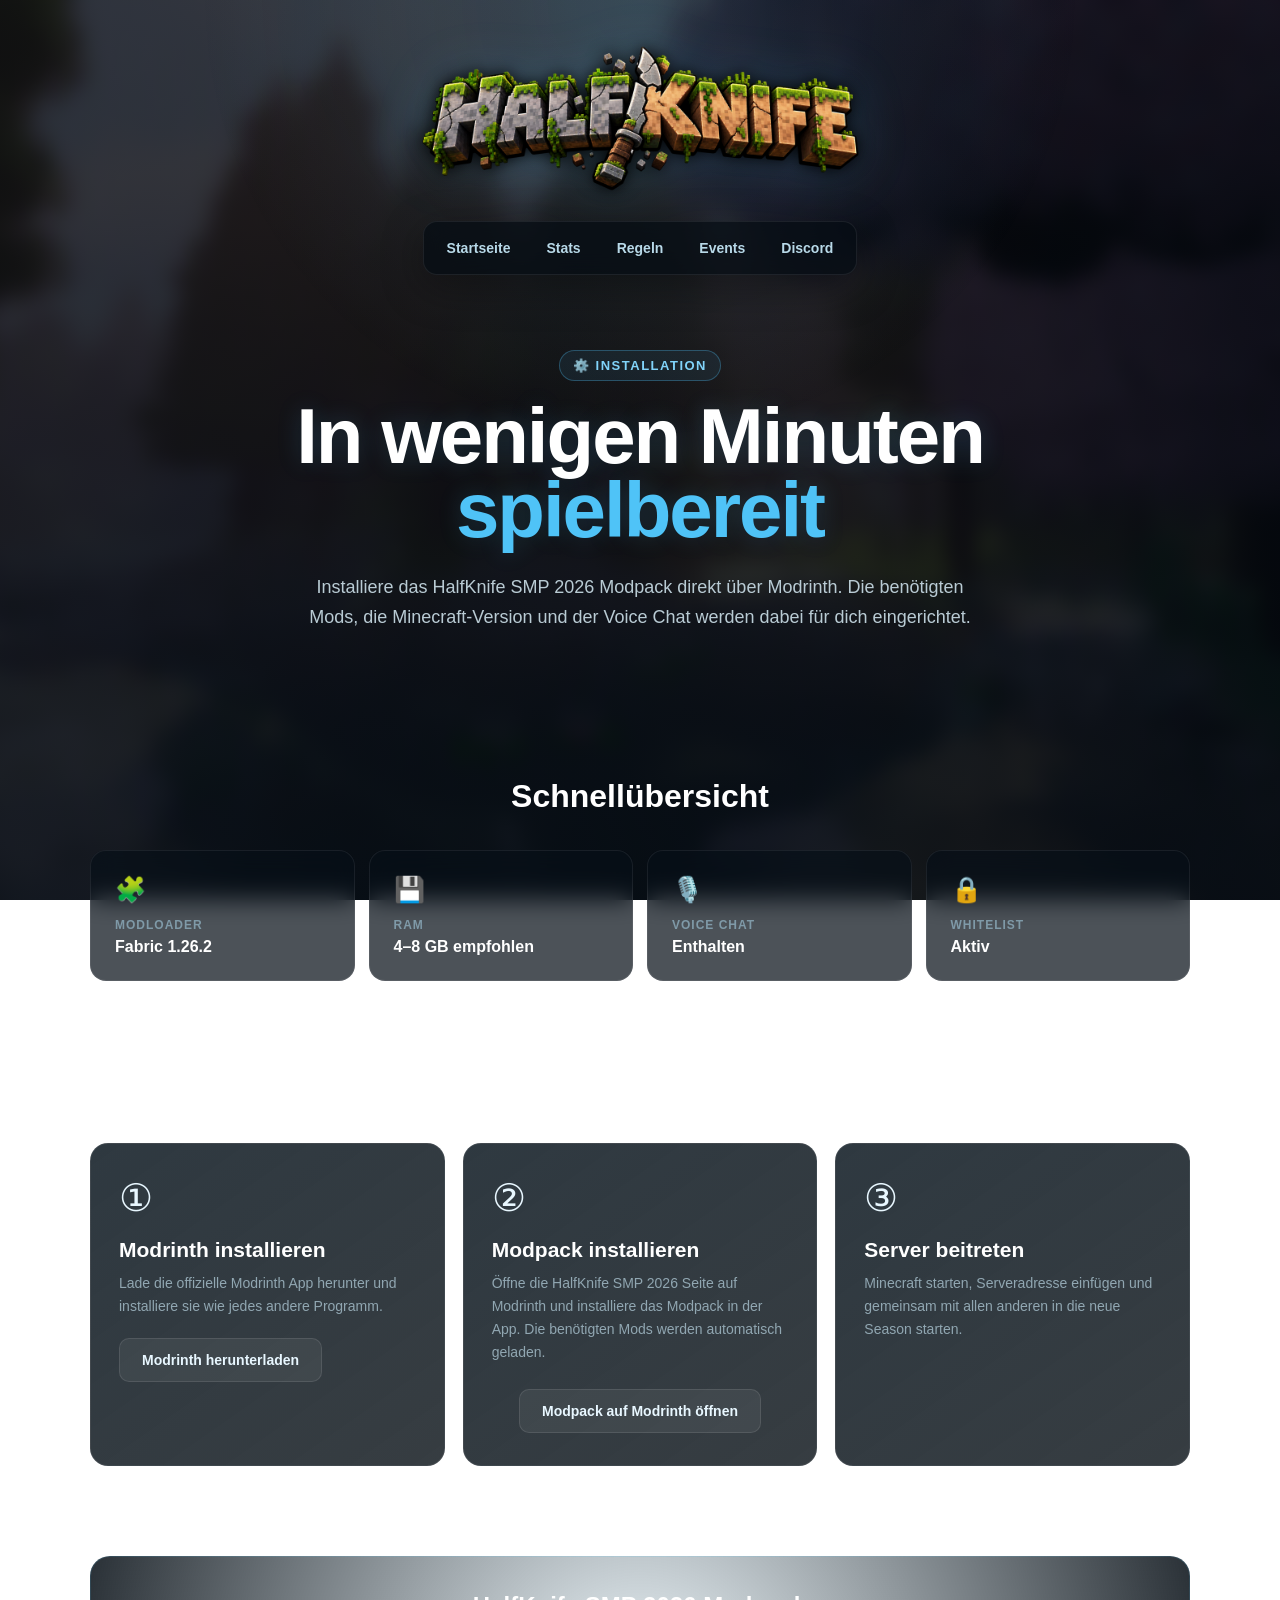
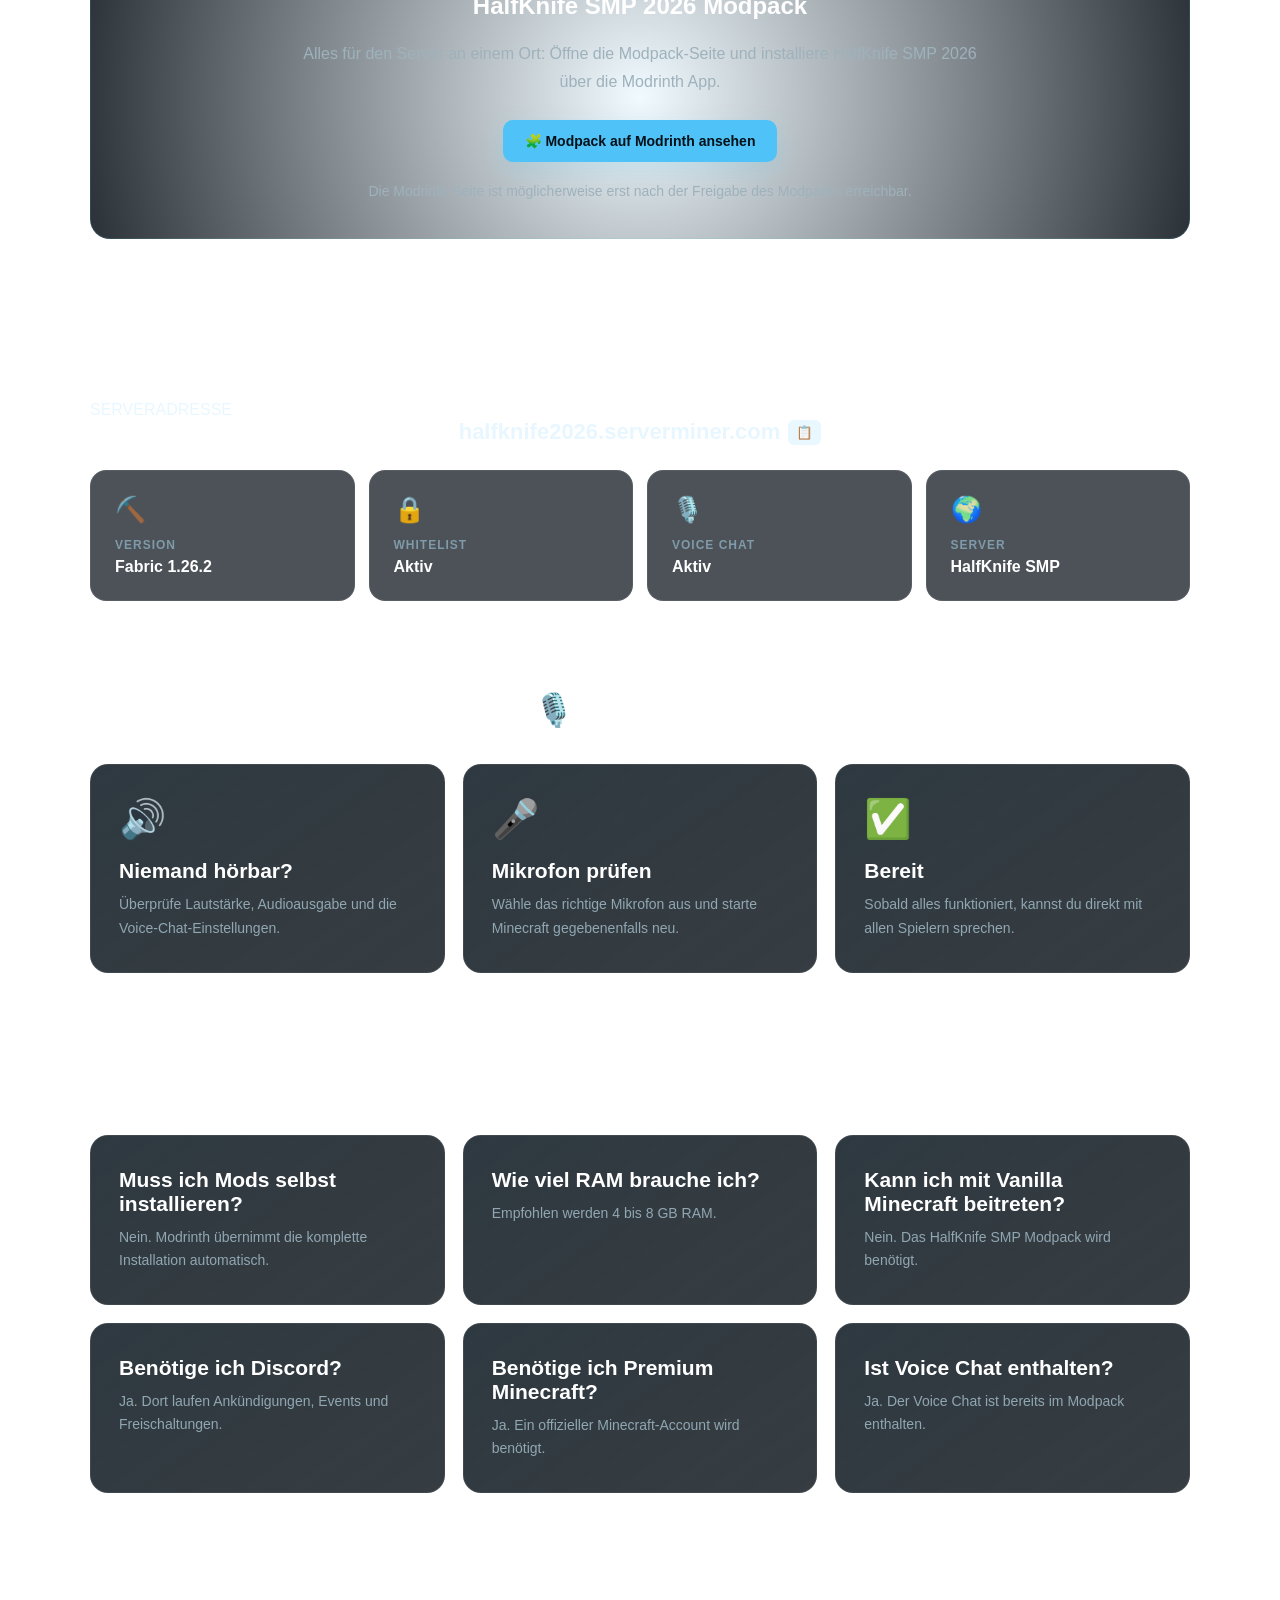
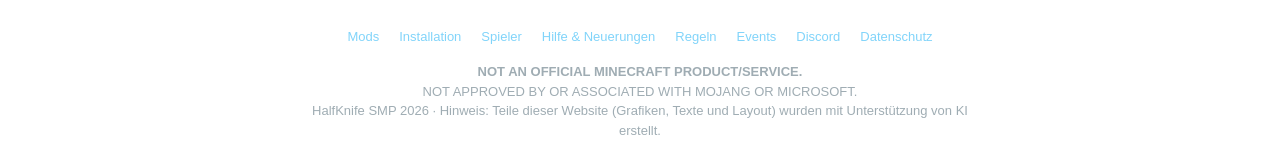
<file: install.html>
<!DOCTYPE html>
<html lang="de">
<head>
  <meta charset="UTF-8">
  <meta name="viewport" content="width=device-width, initial-scale=1.0">

  <title>Installation | HalfKnife SMP 2026</title>

  <link rel="icon" type="image/png" href="favicon_io/favicon-32x32.png">
  <link rel="stylesheet" href="css/style.css">
</head>


<body>
<div class="container">


    <!-- =====================================================
         HEADER
    ====================================================== -->

    <header>

      <div class="logo-container">
        <img
          src="logo.png"
          class="logo"
          alt="HalfKnife SMP 2026"
        >
      </div>


      <nav class="nav" id="main-nav" aria-label="Hauptnavigation"></nav>

    </header>


    <!-- =====================================================
         HERO
    ====================================================== -->

    <main>

  <section class="hero">

    <div class="season-label">
      ⚙️ Installation
    </div>

    <h1>
      In wenigen Minuten <span>spielbereit</span>
    </h1>

    <p>
      Installiere das HalfKnife SMP 2026 Modpack direkt über Modrinth.
      Die benötigten Mods, die Minecraft-Version und der Voice Chat
      werden dabei für dich eingerichtet.
    </p>

  </section>


  <section class="section">

    <div class="section-heading">

      <h2>Schnellübersicht</h2>

    </div>

    <div class="info-grid">

      <div class="info-card">

        <div class="info-icon">🧩</div>

        <div class="label">
          Modloader
        </div>

        <div class="value">
          Fabric 1.26.2
        </div>

      </div>


      <div class="info-card">

        <div class="info-icon">💾</div>

        <div class="label">
          RAM
        </div>

        <div class="value">
          4–8 GB empfohlen
        </div>

      </div>


      <div class="info-card">

        <div class="info-icon">🎙️</div>

        <div class="label">
          Voice Chat
        </div>

        <div class="value">
          Enthalten
        </div>

      </div>


      <div class="info-card">

        <div class="info-icon">🔒</div>

        <div class="label">
          Whitelist
        </div>

        <div class="value">
          Aktiv
        </div>

      </div>

    </div>

  </section>


  <section class="section">

    <div class="section-heading">

      <h2>Installation in 3 Schritten</h2>

    </div>

    <div class="features">

      <div class="feature">

        <div class="feature-icon">
          ①
        </div>

        <h3>
          Modrinth installieren
        </h3>

        <p>
          Lade die offizielle Modrinth App herunter
          und installiere sie wie jedes andere Programm.
        </p>

        <div style="margin-top:20px;">

          <a
            class="button button-secondary"
            href="https://modrinth.com/app"
            target="_blank"
            rel="noopener"
          >
            Modrinth herunterladen
          </a>

        </div>

      </div>


      <div class="feature">

        <div class="feature-icon">
          ②
        </div>

        <h3>
          Modpack installieren
        </h3>

        <p>
          Öffne die HalfKnife SMP 2026 Seite auf Modrinth
          und installiere das Modpack in der App.
          Die benötigten Mods werden automatisch geladen.
        </p>

        <div class="button-row">
          <a class="button button-secondary"
             href="https://modrinth.com/modpack/halfknifesmp2026"
             target="_blank" rel="noopener noreferrer">
            Modpack auf Modrinth öffnen
          </a>
        </div>

      </div>


      <div class="feature">

        <div class="feature-icon">
          ③
        </div>

        <h3>
          Server beitreten
        </h3>

        <p>
          Minecraft starten, Serveradresse einfügen
          und gemeinsam mit allen anderen in die neue Season starten.
        </p>

      </div>

    </div>

  </section>


  <section class="section">

    <div class="vanilla-box">

      <h2>
        HalfKnife SMP 2026 Modpack
      </h2>

      <p>
        Alles für den Server an einem Ort: Öffne die Modpack-Seite
        und installiere HalfKnife SMP 2026 über die Modrinth App.
      </p>

      <div class="button-row">
        <a class="button button-primary"
           href="https://modrinth.com/modpack/halfknifesmp2026"
           target="_blank" rel="noopener noreferrer">
          🧩 Modpack auf Modrinth ansehen
        </a>
      </div>

      <p class="install-note">
        Die Modrinth-Seite ist möglicherweise erst nach der Freigabe des Modpacks erreichbar.
      </p>

    </div>

  </section>


  <section class="section">

    <div class="section-heading">

      <h2>
        Server beitreten
      </h2>

    </div>


    <div class="countdown-box">

      <div class="countdown-title">
        SERVERADRESSE
      </div>

      <div
        class="server-address"
        style="
          justify-content:center;
          margin-bottom:25px;
        "
      >

        <span
          id="server-ip"
          style="
            font-size:22px;
            font-weight:bold;
          "
        >
          halfknife2026.serverminer.com
        </span>

        <button
          class="copy-button"
          onclick="copyIP()"
        >
          📋
        </button>

      </div>


      <div class="info-grid">

        <div class="info-card">

          <div class="info-icon">
            ⛏️
          </div>

          <div class="label">
            Version
          </div>

          <div class="value">
            Fabric 1.26.2
          </div>

        </div>


        <div class="info-card">

          <div class="info-icon">
            🔒
          </div>

          <div class="label">
            Whitelist
          </div>

          <div class="value">
            Aktiv
          </div>

        </div>


        <div class="info-card">

          <div class="info-icon">
            🎙️
          </div>

          <div class="label">
            Voice Chat
          </div>

          <div class="value">
            Aktiv
          </div>

        </div>


        <div class="info-card">

          <div class="info-icon">
            🌍
          </div>

          <div class="label">
            Server
          </div>

          <div class="value">
            HalfKnife SMP
          </div>

        </div>

      </div>

    </div>

  </section>


  <section class="section">

    <div class="section-heading">

      <h2>
        🎙️ Voice Chat
      </h2>

    </div>

    <div class="features">

      <div class="feature">

        <div class="feature-icon">
          🔊
        </div>

        <h3>
          Niemand hörbar?
        </h3>

        <p>
          Überprüfe Lautstärke,
          Audioausgabe und die Voice-Chat-Einstellungen.
        </p>

      </div>


      <div class="feature">

        <div class="feature-icon">
          🎤
        </div>

        <h3>
          Mikrofon prüfen
        </h3>

        <p>
          Wähle das richtige Mikrofon aus
          und starte Minecraft gegebenenfalls neu.
        </p>

      </div>


      <div class="feature">

        <div class="feature-icon">
          ✅
        </div>

        <h3>
          Bereit
        </h3>

        <p>
          Sobald alles funktioniert,
          kannst du direkt mit allen Spielern sprechen.
        </p>

      </div>

    </div>

  </section>


  <section class="section">

    <div class="section-heading">

      <h2>
        Häufige Fragen
      </h2>

    </div>

    <div class="features">

      <div class="feature">

        <h3>
          Muss ich Mods selbst installieren?
        </h3>

        <p>
          Nein. Modrinth übernimmt die komplette Installation automatisch.
        </p>

      </div>


      <div class="feature">

        <h3>
          Wie viel RAM brauche ich?
        </h3>

        <p>
          Empfohlen werden 4 bis 8 GB RAM.
        </p>

      </div>


      <div class="feature">

        <h3>
          Kann ich mit Vanilla Minecraft beitreten?
        </h3>

        <p>
          Nein. Das HalfKnife SMP Modpack wird benötigt.
        </p>

      </div>


      <div class="feature">

        <h3>
          Benötige ich Discord?
        </h3>

        <p>
          Ja. Dort laufen Ankündigungen, Events und Freischaltungen.
        </p>

      </div>


      <div class="feature">

        <h3>
          Benötige ich Premium Minecraft?
        </h3>

        <p>
          Ja. Ein offizieller Minecraft-Account wird benötigt.
        </p>

      </div>


      <div class="feature">

        <h3>
          Ist Voice Chat enthalten?
        </h3>

        <p>
          Ja. Der Voice Chat ist bereits im Modpack enthalten.
        </p>

      </div>

    </div>

  </section>

</main>

  </div>


  <!-- =======================================================
       FOOTER
  ======================================================== -->

  <footer>

    <nav class="footer-links" aria-label="Weitere Seiten">
      <a href="mods.html">Mods</a>
      <a href="install.html">Installation</a>
      <a href="players.html">Spieler</a>
      <a href="help.html">Hilfe &amp; Neuerungen</a>
      <a href="rules.html">Regeln</a>
      <a href="events.html">Events</a>
      <a href="discord.html">Discord</a>
      <a href="datenschutz.html">Datenschutz</a>
    </nav>

    <div class="disclaimer">
      <strong>NOT AN OFFICIAL MINECRAFT PRODUCT/SERVICE.</strong><br>
      NOT APPROVED BY OR ASSOCIATED WITH MOJANG OR MICROSOFT.
    </div>

    <div class="disclaimer">
      HalfKnife SMP 2026 ·
      Hinweis: Teile dieser Website (Grafiken, Texte und Layout)
      wurden mit Unterstützung von KI erstellt.
    </div>

  </footer>


  <!-- =======================================================
       JAVASCRIPT
  ======================================================== -->


  <script src="js/main.js"></script>

</body>
</html>
</file>
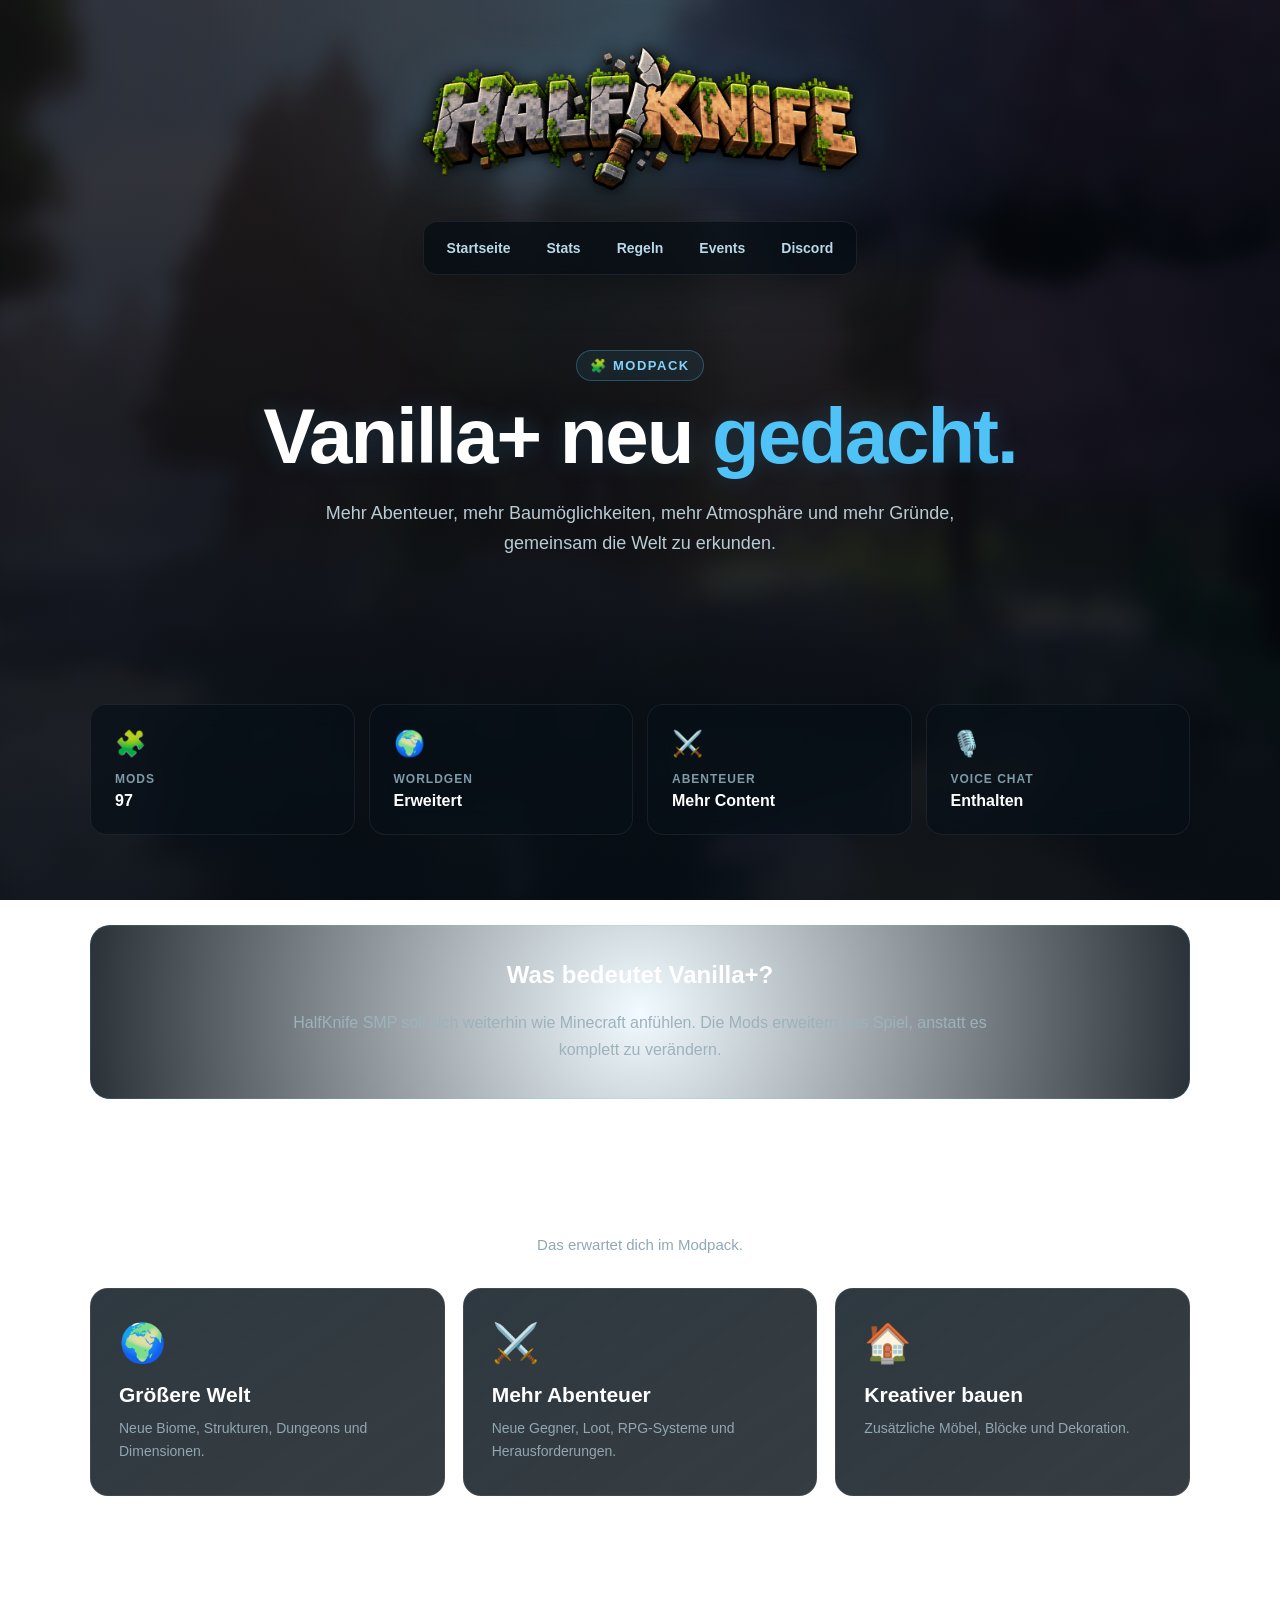
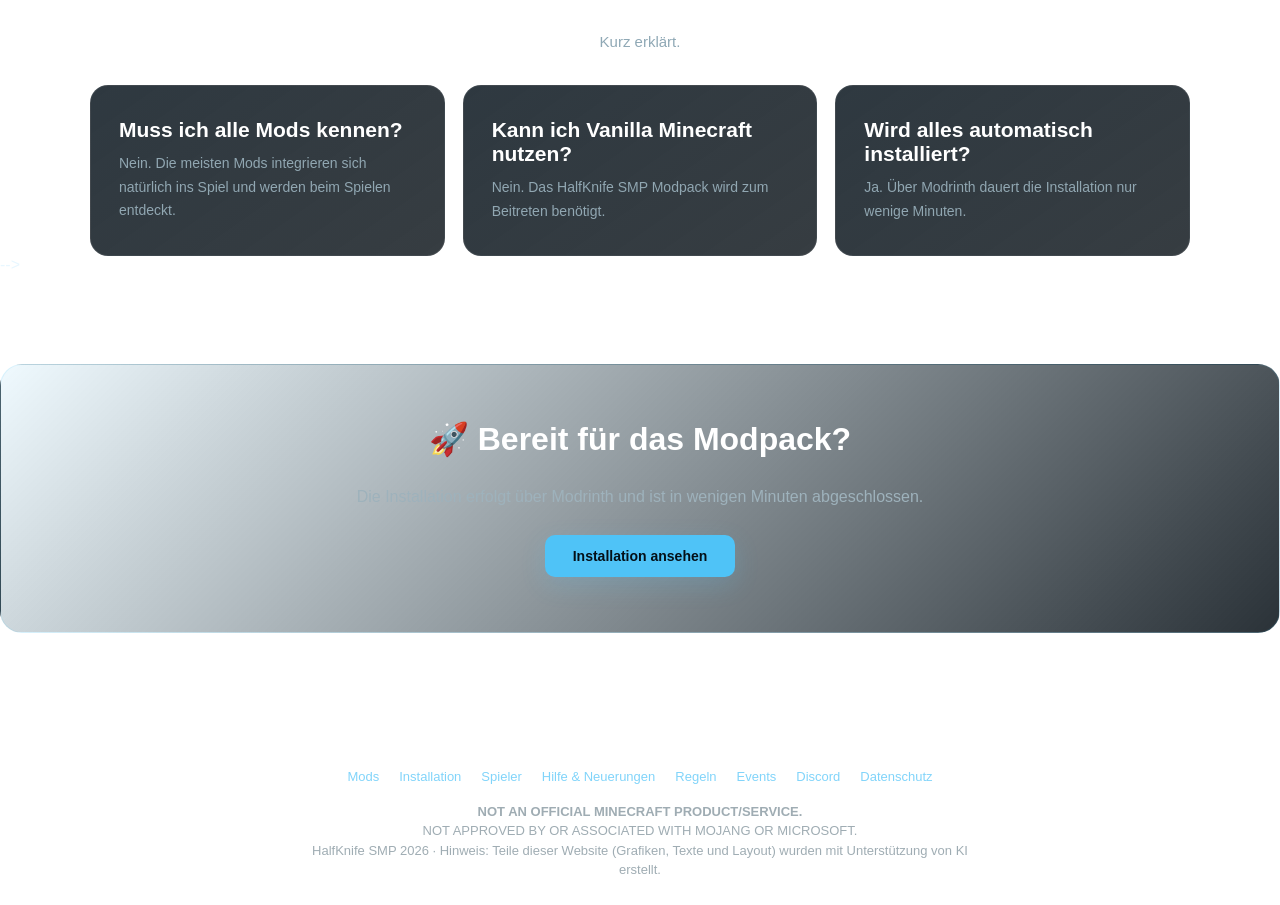
<file: mods.html>
<!DOCTYPE html>
<html lang="de">
<head>
  <meta charset="UTF-8">
  <meta name="viewport" content="width=device-width, initial-scale=1.0">

  <title>HalfKnife SMP 2026</title>

  <link rel="icon" type="image/png" href="favicon_io/favicon-32x32.png">
  <link rel="stylesheet" href="css/style.css">
</head>


<body>
<div class="container">


    <!-- =====================================================
         HEADER
    ====================================================== -->

    <header>

      <div class="logo-container">
        <img
          src="logo.png"
          class="logo"
          alt="HalfKnife SMP 2026"
        >
      </div>


      <nav class="nav" id="main-nav" aria-label="Hauptnavigation"></nav>

    </header>


    <!-- =====================================================
         HERO
    ====================================================== -->

<main>

  <section class="hero">

    <div class="season-label">
      🧩 Modpack
    </div>

    <h1>
      Vanilla+ neu <span>gedacht.</span>
    </h1>

    <p>
      Mehr Abenteuer, mehr Baumöglichkeiten,
      mehr Atmosphäre und mehr Gründe,
      gemeinsam die Welt zu erkunden.
    </p>

  </section>


  <section class="section">

    <div class="info-grid">

      <div class="info-card">

        <div class="info-icon">🧩</div>

        <div class="label">
          Mods
        </div>

        <div class="value">
          97
        </div>

      </div>


      <div class="info-card">

        <div class="info-icon">🌍</div>

        <div class="label">
          Worldgen
        </div>

        <div class="value">
          Erweitert
        </div>

      </div>


      <div class="info-card">

        <div class="info-icon">⚔️</div>

        <div class="label">
          Abenteuer
        </div>

        <div class="value">
          Mehr Content
        </div>

      </div>


      <div class="info-card">

        <div class="info-icon">🎙️</div>

        <div class="label">
          Voice Chat
        </div>

        <div class="value">
          Enthalten
        </div>

      </div>

    </div>

  </section>


  <section class="section">

    <div class="vanilla-box">

      <h2>
        Was bedeutet Vanilla+?
      </h2>

      <p>
        HalfKnife SMP soll sich weiterhin
        wie Minecraft anfühlen.
        Die Mods erweitern das Spiel,
        anstatt es komplett zu verändern.
      </p>

    </div>

  </section>


  <section class="section">

    <div class="section-heading">

      <h2>
        Die wichtigsten Bereiche
      </h2>

      <p>
        Das erwartet dich im Modpack.
      </p>

    </div>

    <div class="features">

      <div class="feature">

        <div class="feature-icon">
          🌍
        </div>

        <h3>
          Größere Welt
        </h3>

        <p>
          Neue Biome, Strukturen,
          Dungeons und Dimensionen.
        </p>

      </div>


      <div class="feature">

        <div class="feature-icon">
          ⚔️
        </div>

        <h3>
          Mehr Abenteuer
        </h3>

        <p>
          Neue Gegner, Loot,
          RPG-Systeme und Herausforderungen.
        </p>

      </div>


      <div class="feature">

        <div class="feature-icon">
          🏠
        </div>

        <h3>
          Kreativer bauen
        </h3>

        <p>
          Zusätzliche Möbel,
          Blöcke und Dekoration.
        </p>

      </div>

    </div>

  </section>


  <section class="section">

    <div class="section-heading">

      <h2>
        Häufige Fragen
      </h2>

      <p>
        Kurz erklärt.
      </p>

    </div>

    <div class="features">

      <div class="feature">

        <h3>
          Muss ich alle Mods kennen?
        </h3>

        <p>
          Nein. Die meisten Mods integrieren sich
          natürlich ins Spiel und werden beim Spielen entdeckt.
        </p>

      </div>


      <div class="feature">

        <h3>
          Kann ich Vanilla Minecraft nutzen?
        </h3>

        <p>
          Nein. Das HalfKnife SMP Modpack
          wird zum Beitreten benötigt.
        </p>

      </div>


      <div class="feature">

        <h3>
          Wird alles automatisch installiert?
        </h3>

        <p>
          Ja. Über Modrinth
          dauert die Installation nur wenige Minuten.
        </p>

      </div>

    </div>

  </section>


  <!-- <section class="section">

    <div class="section-heading">

      <h2>
        Alle Mods
      </h2>

      <p>
        Nach Kategorien filterbar.
      </p>

    </div>


    <div class="mod-filters">

      <button class="mod-filter active" data-filter="all">
        Alle
      </button>

      <button class="mod-filter" data-filter="world">
        Worldgen
      </button>

      <button class="mod-filter" data-filter="building">
        Building
      </button>

      <button class="mod-filter" data-filter="adventure">
        Abenteuer
      </button>

      <button class="mod-filter" data-filter="qol">
        QoL
      </button>

    </div>


    <div class="mod-grid" id="modGrid">

      <!-- HIER DEINE MOD-CARDS EINFÜGEN -->

    </div>

  </section> -->


  <section class="section">

    <div class="discord">

      <h2>
        🚀 Bereit für das Modpack?
      </h2>

      <p>
        Die Installation erfolgt über Modrinth
        und ist in wenigen Minuten abgeschlossen.
      </p>

      <a
        class="button button-primary"
        href="install.html"
      >
        Installation ansehen
      </a>

    </div>

  </section>

</main>

  </div>


  <!-- =======================================================
       FOOTER
  ======================================================== -->

  <footer>

    <nav class="footer-links" aria-label="Weitere Seiten">
      <a href="mods.html">Mods</a>
      <a href="install.html">Installation</a>
      <a href="players.html">Spieler</a>
      <a href="help.html">Hilfe &amp; Neuerungen</a>
      <a href="rules.html">Regeln</a>
      <a href="events.html">Events</a>
      <a href="discord.html">Discord</a>
      <a href="datenschutz.html">Datenschutz</a>
    </nav>

    <div class="disclaimer">
      <strong>NOT AN OFFICIAL MINECRAFT PRODUCT/SERVICE.</strong><br>
      NOT APPROVED BY OR ASSOCIATED WITH MOJANG OR MICROSOFT.
    </div>

    <div class="disclaimer">
      HalfKnife SMP 2026 ·
      Hinweis: Teile dieser Website (Grafiken, Texte und Layout)
      wurden mit Unterstützung von KI erstellt.
    </div>

  </footer>


  <!-- =======================================================
       JAVASCRIPT
  ======================================================== -->


  <script src="js/main.js"></script>

</body>
</html>
</file>
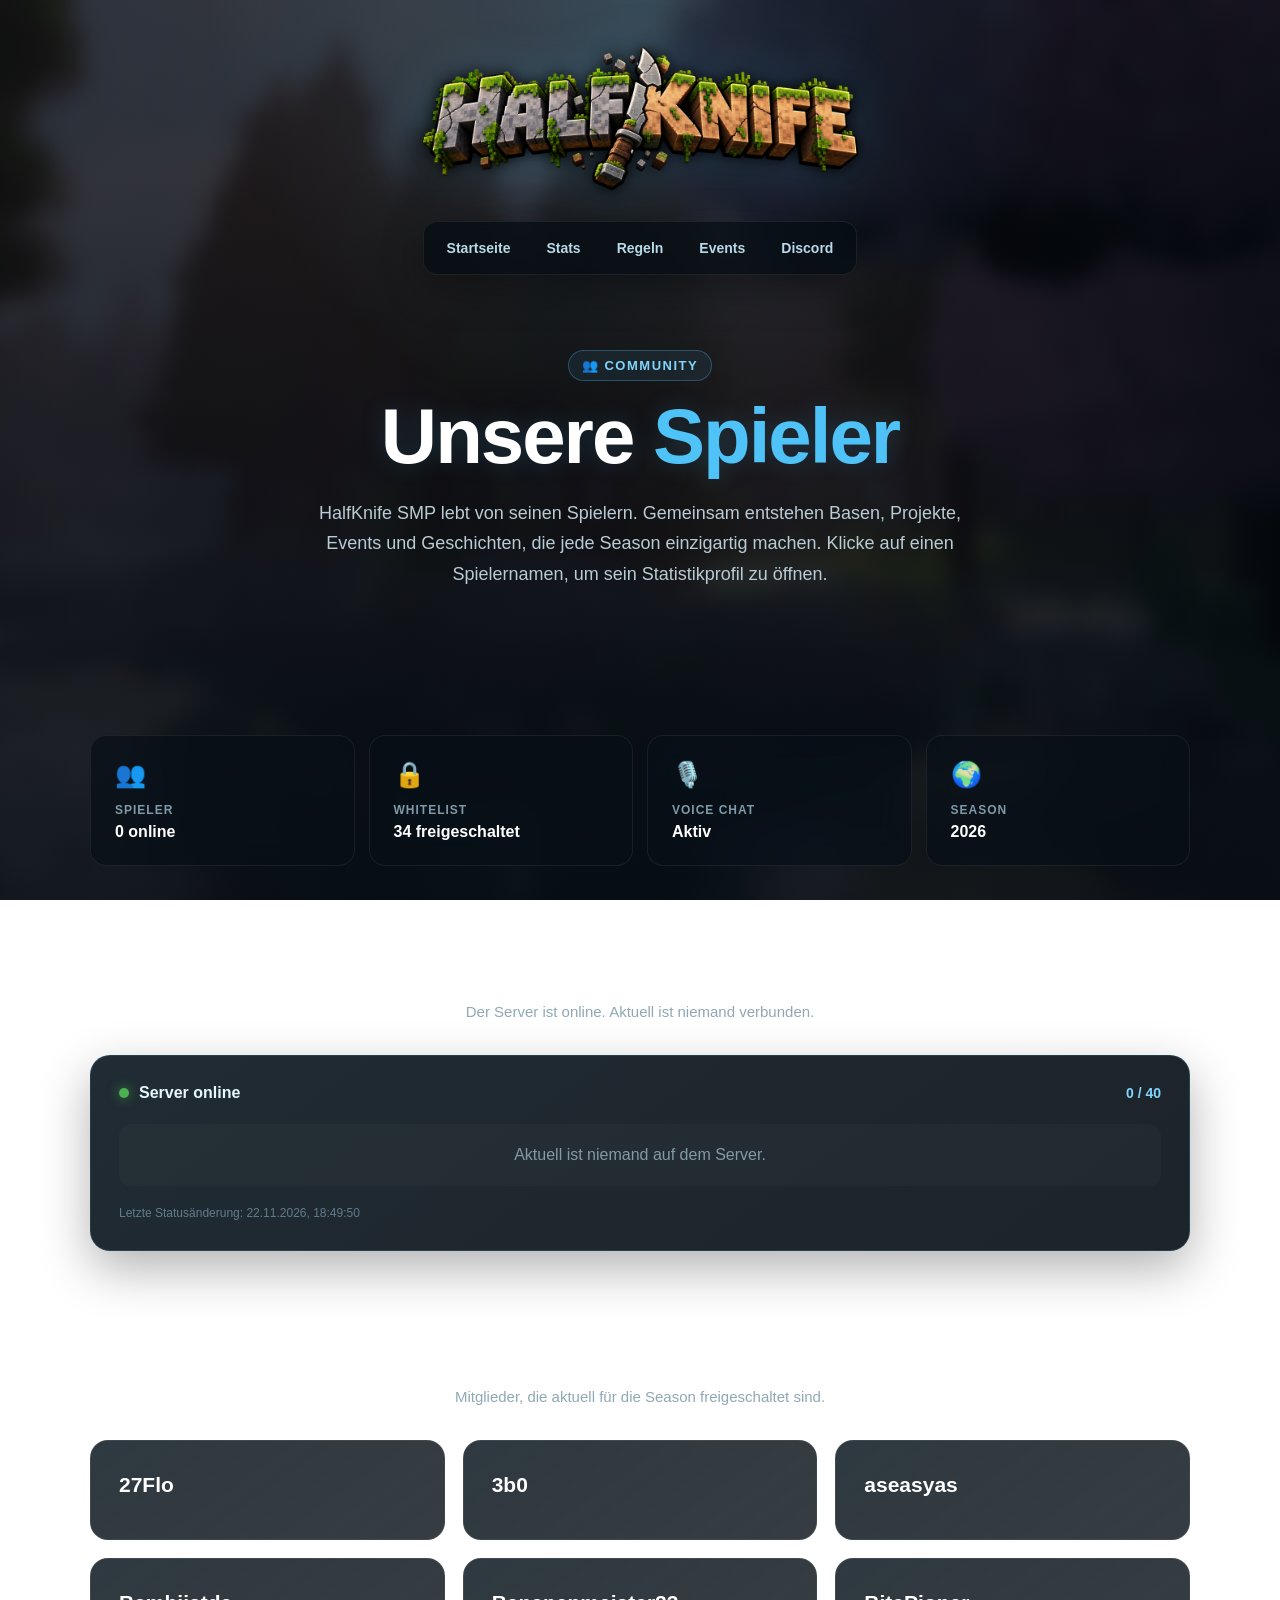
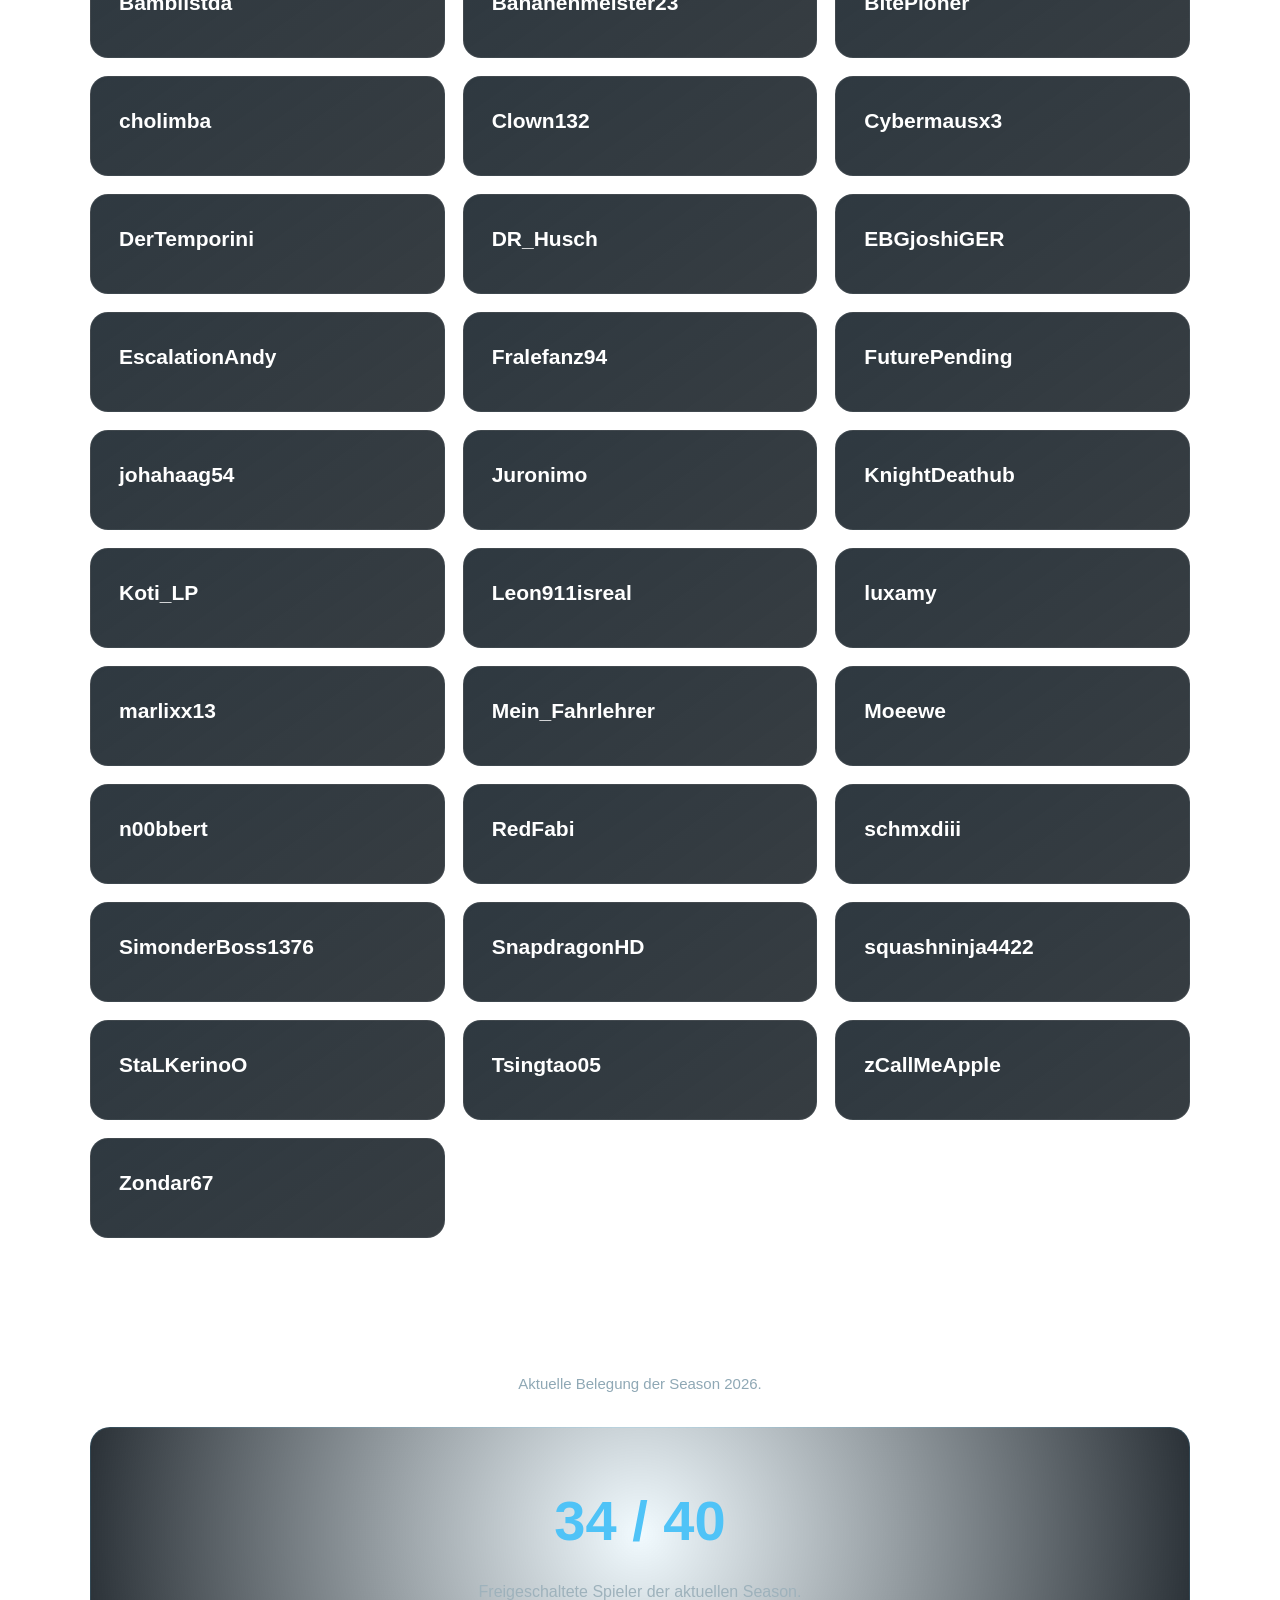
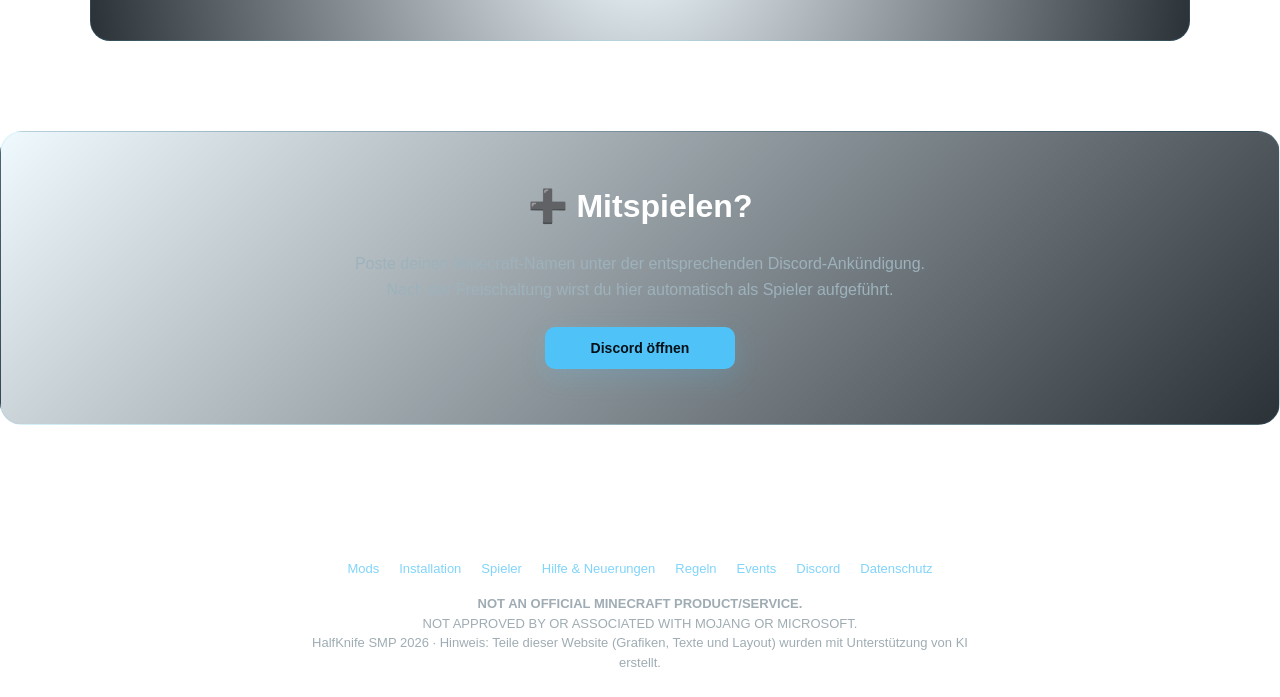
<file: players.html>
<!DOCTYPE html>
<html lang="de">
<head>
  <meta charset="UTF-8">
  <meta name="viewport" content="width=device-width, initial-scale=1.0">

  <title>HalfKnife SMP 2026 • Spieler</title>

  <link rel="icon" type="image/png" href="favicon_io/favicon-32x32.png">
  <link rel="stylesheet" href="css/style.css">
</head>


<body>
<div class="container">


    <!-- =====================================================
         HEADER
    ====================================================== -->

    <header>

      <div class="logo-container">
        <img
          src="logo.png"
          class="logo"
          alt="HalfKnife SMP 2026"
        >
      </div>


      <nav class="nav" id="main-nav" aria-label="Hauptnavigation"></nav>

    </header>


    <!-- =====================================================
         HERO
    ====================================================== -->

<main>

  <section class="hero">

    <div class="season-label">
      👥 Community
    </div>

    <h1>
      Unsere <span>Spieler</span>
    </h1>

    <p>
      HalfKnife SMP lebt von seinen Spielern.
      Gemeinsam entstehen Basen, Projekte,
      Events und Geschichten, die jede Season einzigartig machen.
      Klicke auf einen Spielernamen, um sein Statistikprofil zu öffnen.
    </p>

  </section>


  <section class="section">

    <div class="info-grid">

      <div class="info-card">

        <div class="info-icon">👥</div>

        <div class="label">
          Spieler
        </div>

        <div class="value" id="online-player-count">
          Lädt…
        </div>

      </div>


      <div class="info-card">

        <div class="info-icon">🔒</div>

        <div class="label">
          Whitelist
        </div>

        <div class="value" id="whitelist-player-count">
          Lädt…
        </div>

      </div>


      <div class="info-card">

        <div class="info-icon">🎙️</div>

        <div class="label">
          Voice Chat
        </div>

        <div class="value">
          Aktiv
        </div>

      </div>


      <div class="info-card">

        <div class="info-icon">🌍</div>

        <div class="label">
          Season
        </div>

        <div class="value">
          2026
        </div>

      </div>

    </div>

  </section>


  <section class="section" id="live-players-section">

    <div class="section-heading">

      <h2>
        Gerade online
      </h2>

      <p id="server-status-text">
        Serverstatus wird geladen…
      </p>

    </div>

    <div class="live-status-card">
      <div class="live-status-topline">
        <span class="status-dot loading" id="server-status-dot" aria-hidden="true"></span>
        <strong id="server-status-label">Status wird geprüft…</strong>
        <span class="live-player-counter" id="live-player-counter">– / –</span>
      </div>

      <div class="live-player-grid" id="live-player-list" aria-live="polite">
        <div class="live-player-placeholder">
          Spielerliste wird geladen…
        </div>
      </div>

      <p class="live-status-note" id="live-status-note">
        Die Anzeige aktualisiert sich automatisch. Der externe Statusdienst kann Daten zwischenspeichern.
      </p>
    </div>

  </section>


  <section class="section">

    <div class="section-heading">

      <h2>
        Freigeschaltete Spieler
      </h2>

      <p>
        Mitglieder, die aktuell für die Season freigeschaltet sind.
      </p>

    </div>

    <div class="features" id="whitelist-player-list" aria-live="polite">

      <div class="feature">
        <h3>Whitelist wird geladen…</h3>
      </div>

    </div>

  </section>


<section class="section">

  <div class="section-heading">

    <h2>
      Spielerplätze
    </h2>

    <p>
      Aktuelle Belegung der Season 2026.
    </p>

  </div>

  <div class="vanilla-box">

    <div
      style="
        display:flex;
        justify-content:center;
        align-items:center;
        gap:16px;
        margin:25px 0;
      "
    >

      <span
        style="
          font-size:56px;
          font-weight:bold;
          color:#4fc3f7;
        "
      id="whitelist-slots-count"
      >
        – / 40
      </span>

    </div>

    <p>
      Freigeschaltete Spieler der aktuellen Season.
    </p>

  </div>

</section>

</div>


  <!-- <section class="section">

    <div class="section-heading">

      <h2>
        Bases & Projekte
      </h2>

      <p>
        Werden mit Beginn der Season dokumentiert.
      </p>

    </div>


    <div class="features">

      <div class="feature">

        <div class="feature-icon">
          🏠
        </div>

        <h3>
          Spieler-Basen
        </h3>

        <p>
          Nach dem Start der Season werden hier
          die verschiedenen Basen der Spieler vorgestellt.
        </p>

      </div>


      <div class="feature">

        <div class="feature-icon">
          ⚒️
        </div>

        <h3>
          Großprojekte
        </h3>

        <p>
          Community-Projekte und gemeinsame Bauwerke
          werden hier gesammelt und dokumentiert.
        </p>

      </div>


      <div class="feature">

        <div class="feature-icon">
          📸
        </div>

        <h3>
          Galerie
        </h3>

        <p>
          Besondere Orte, Ereignisse und Bauwerke
          werden später mit Bildern präsentiert.
        </p>

      </div>

    </div>

  </section> -->


  <section class="section">

    <div class="discord">

      <h2>
        ➕ Mitspielen?
      </h2>

      <p>
        Poste deinen Minecraft-Namen unter der
        entsprechenden Discord-Ankündigung.
        Nach der Freischaltung wirst du hier
        automatisch als Spieler aufgeführt.
      </p>

      <a
        class="button button-primary"
        href="https://discord.gg/TK9UQVsz8b"
        target="_blank"
        rel="noopener"
      >
        Discord öffnen
      </a>

    </div>

  </section>

</main>

  </div>


  <!-- =======================================================
       FOOTER
  ======================================================== -->

  <footer>

    <nav class="footer-links" aria-label="Weitere Seiten">
      <a href="mods.html">Mods</a>
      <a href="install.html">Installation</a>
      <a href="players.html">Spieler</a>
      <a href="help.html">Hilfe &amp; Neuerungen</a>
      <a href="rules.html">Regeln</a>
      <a href="events.html">Events</a>
      <a href="discord.html">Discord</a>
      <a href="datenschutz.html">Datenschutz</a>
    </nav>

    <div class="disclaimer">
      <strong>NOT AN OFFICIAL MINECRAFT PRODUCT/SERVICE.</strong><br>
      NOT APPROVED BY OR ASSOCIATED WITH MOJANG OR MICROSOFT.
    </div>

    <div class="disclaimer">
      HalfKnife SMP 2026 ·
      Hinweis: Teile dieser Website (Grafiken, Texte und Layout)
      wurden mit Unterstützung von KI erstellt.
    </div>

  </footer>


  <!-- =======================================================
       JAVASCRIPT
  ======================================================== -->


  <script src="js/main.js"></script>

</body>
</html>
</file>
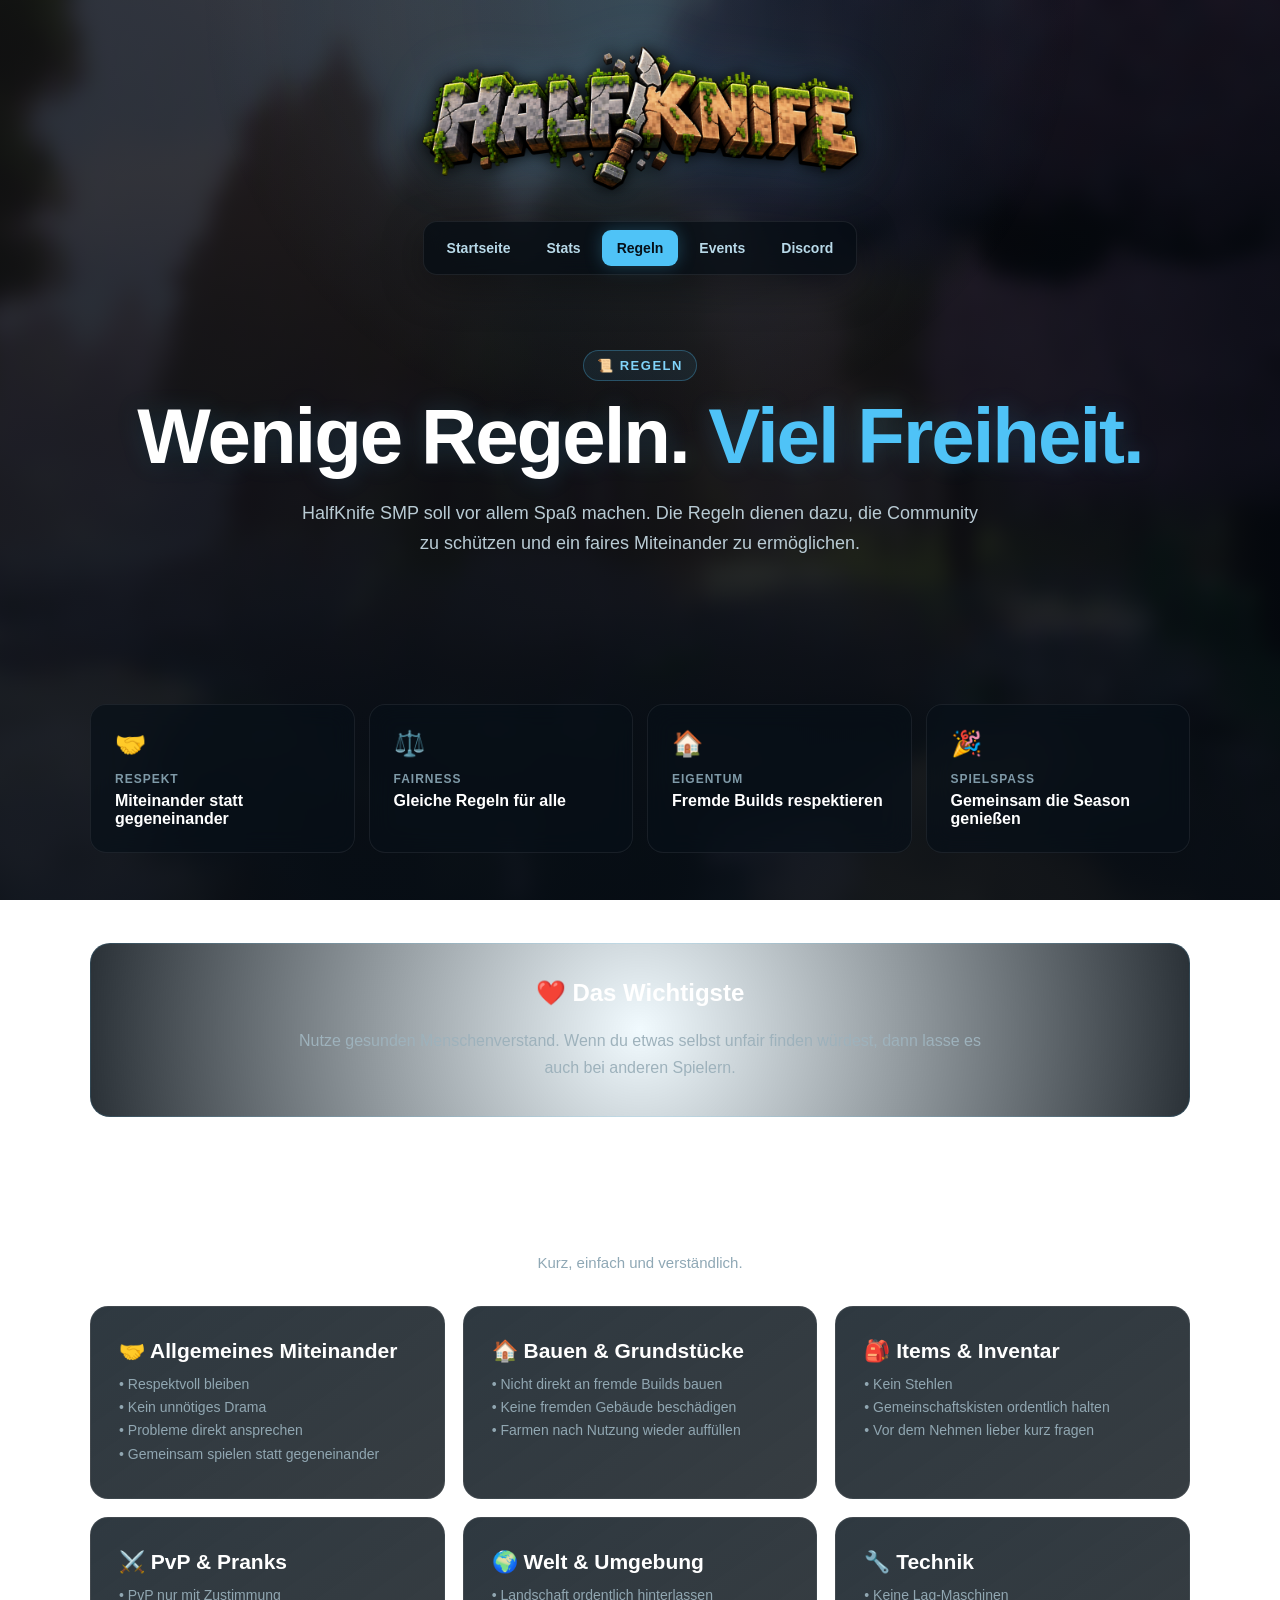
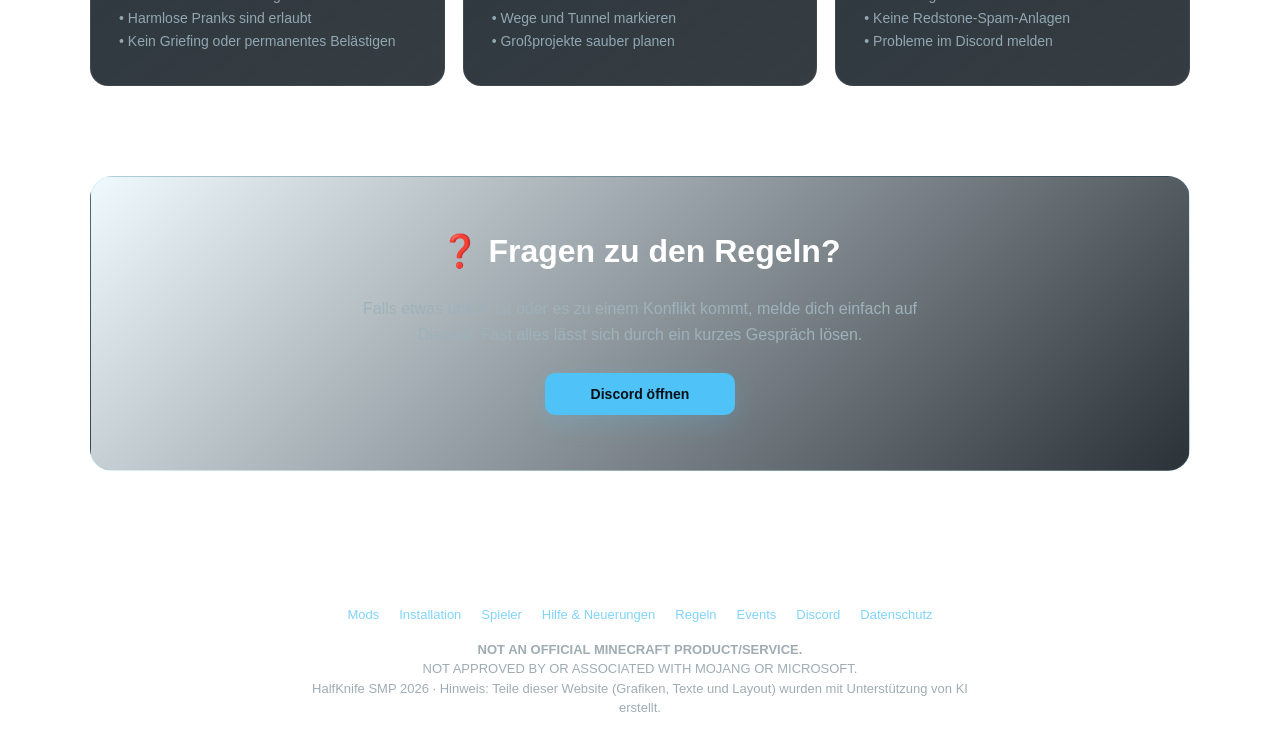
<file: rules.html>
<!DOCTYPE html>
<html lang="de">
<head>
  <meta charset="UTF-8">
  <meta name="viewport" content="width=device-width, initial-scale=1.0">

  <title>HalfKnife SMP 2026</title>

  <link rel="icon" type="image/png" href="favicon_io/favicon-32x32.png">
  <link rel="stylesheet" href="css/style.css">
</head>


<body>
<div class="container">


    <!-- =====================================================
         HEADER
    ====================================================== -->

    <header>

      <div class="logo-container">
        <img
          src="logo.png"
          class="logo"
          alt="HalfKnife SMP 2026"
        >
      </div>


      <nav class="nav" id="main-nav" aria-label="Hauptnavigation"></nav>

    </header>


    <!-- =====================================================
         HERO
    ====================================================== -->

<main>

  <section class="hero">

    <div class="season-label">
      📜 Regeln
    </div>

    <h1>
      Wenige Regeln. <span>Viel Freiheit.</span>
    </h1>

    <p>
      HalfKnife SMP soll vor allem Spaß machen.
      Die Regeln dienen dazu, die Community zu schützen
      und ein faires Miteinander zu ermöglichen.
    </p>

  </section>


  <section class="section">

    <div class="info-grid">

      <div class="info-card">

        <div class="info-icon">🤝</div>

        <div class="label">
          Respekt
        </div>

        <div class="value">
          Miteinander statt gegeneinander
        </div>

      </div>


      <div class="info-card">

        <div class="info-icon">⚖️</div>

        <div class="label">
          Fairness
        </div>

        <div class="value">
          Gleiche Regeln für alle
        </div>

      </div>


      <div class="info-card">

        <div class="info-icon">🏠</div>

        <div class="label">
          Eigentum
        </div>

        <div class="value">
          Fremde Builds respektieren
        </div>

      </div>


      <div class="info-card">

        <div class="info-icon">🎉</div>

        <div class="label">
          Spielspaß
        </div>

        <div class="value">
          Gemeinsam die Season genießen
        </div>

      </div>

    </div>

  </section>


  <section class="section">

    <div class="vanilla-box">

      <h2>
        ❤️ Das Wichtigste
      </h2>

      <p>
        Nutze gesunden Menschenverstand.
        Wenn du etwas selbst unfair finden würdest,
        dann lasse es auch bei anderen Spielern.
      </p>

    </div>

  </section>


  <section class="section">

    <div class="section-heading">

      <h2>
        Die Regeln
      </h2>

      <p>
        Kurz, einfach und verständlich.
      </p>

    </div>

    <div class="features">

      <div class="feature">

        <h3>
          🤝 Allgemeines Miteinander
        </h3>

        <p>
          • Respektvoll bleiben<br>
          • Kein unnötiges Drama<br>
          • Probleme direkt ansprechen<br>
          • Gemeinsam spielen statt gegeneinander
        </p>

      </div>


      <div class="feature">

        <h3>
          🏠 Bauen & Grundstücke
        </h3>

        <p>
          • Nicht direkt an fremde Builds bauen<br>
          • Keine fremden Gebäude beschädigen<br>
          • Farmen nach Nutzung wieder auffüllen
        </p>

      </div>


      <div class="feature">

        <h3>
          🎒 Items & Inventar
        </h3>

        <p>
          • Kein Stehlen<br>
          • Gemeinschaftskisten ordentlich halten<br>
          • Vor dem Nehmen lieber kurz fragen
        </p>

      </div>


      <div class="feature">

        <h3>
          ⚔️ PvP & Pranks
        </h3>

        <p>
          • PvP nur mit Zustimmung<br>
          • Harmlose Pranks sind erlaubt<br>
          • Kein Griefing oder permanentes Belästigen
        </p>

      </div>


      <div class="feature">

        <h3>
          🌍 Welt & Umgebung
        </h3>

        <p>
          • Landschaft ordentlich hinterlassen<br>
          • Wege und Tunnel markieren<br>
          • Großprojekte sauber planen
        </p>

      </div>


      <div class="feature">

        <h3>
          🔧 Technik
        </h3>

        <p>
          • Keine Lag-Maschinen<br>
          • Keine Redstone-Spam-Anlagen<br>
          • Probleme im Discord melden
        </p>

      </div>

    </div>

  </section>


  <section class="section">

    <div class="discord">

      <h2>
        ❓ Fragen zu den Regeln?
      </h2>

      <p>
        Falls etwas unklar ist oder es zu einem Konflikt kommt,
        melde dich einfach auf Discord.
        Fast alles lässt sich durch ein kurzes Gespräch lösen.
      </p>

      <a
        class="button button-primary"
        href="https://discord.gg/TK9UQVsz8b"
        target="_blank"
        rel="noopener"
      >
        Discord öffnen
      </a>

    </div>

  </section>

</main>

  </div>


  <!-- =======================================================
       FOOTER
  ======================================================== -->

  <footer>

    <nav class="footer-links" aria-label="Weitere Seiten">
      <a href="mods.html">Mods</a>
      <a href="install.html">Installation</a>
      <a href="players.html">Spieler</a>
      <a href="help.html">Hilfe &amp; Neuerungen</a>
      <a href="rules.html">Regeln</a>
      <a href="events.html">Events</a>
      <a href="discord.html">Discord</a>
      <a href="datenschutz.html">Datenschutz</a>
    </nav>

    <div class="disclaimer">
      <strong>NOT AN OFFICIAL MINECRAFT PRODUCT/SERVICE.</strong><br>
      NOT APPROVED BY OR ASSOCIATED WITH MOJANG OR MICROSOFT.
    </div>

    <div class="disclaimer">
      HalfKnife SMP 2026 ·
      Hinweis: Teile dieser Website (Grafiken, Texte und Layout)
      wurden mit Unterstützung von KI erstellt.
    </div>

  </footer>


  <!-- =======================================================
       JAVASCRIPT
  ======================================================== -->


  <script src="js/main.js"></script>

</body>
</html>
</file>
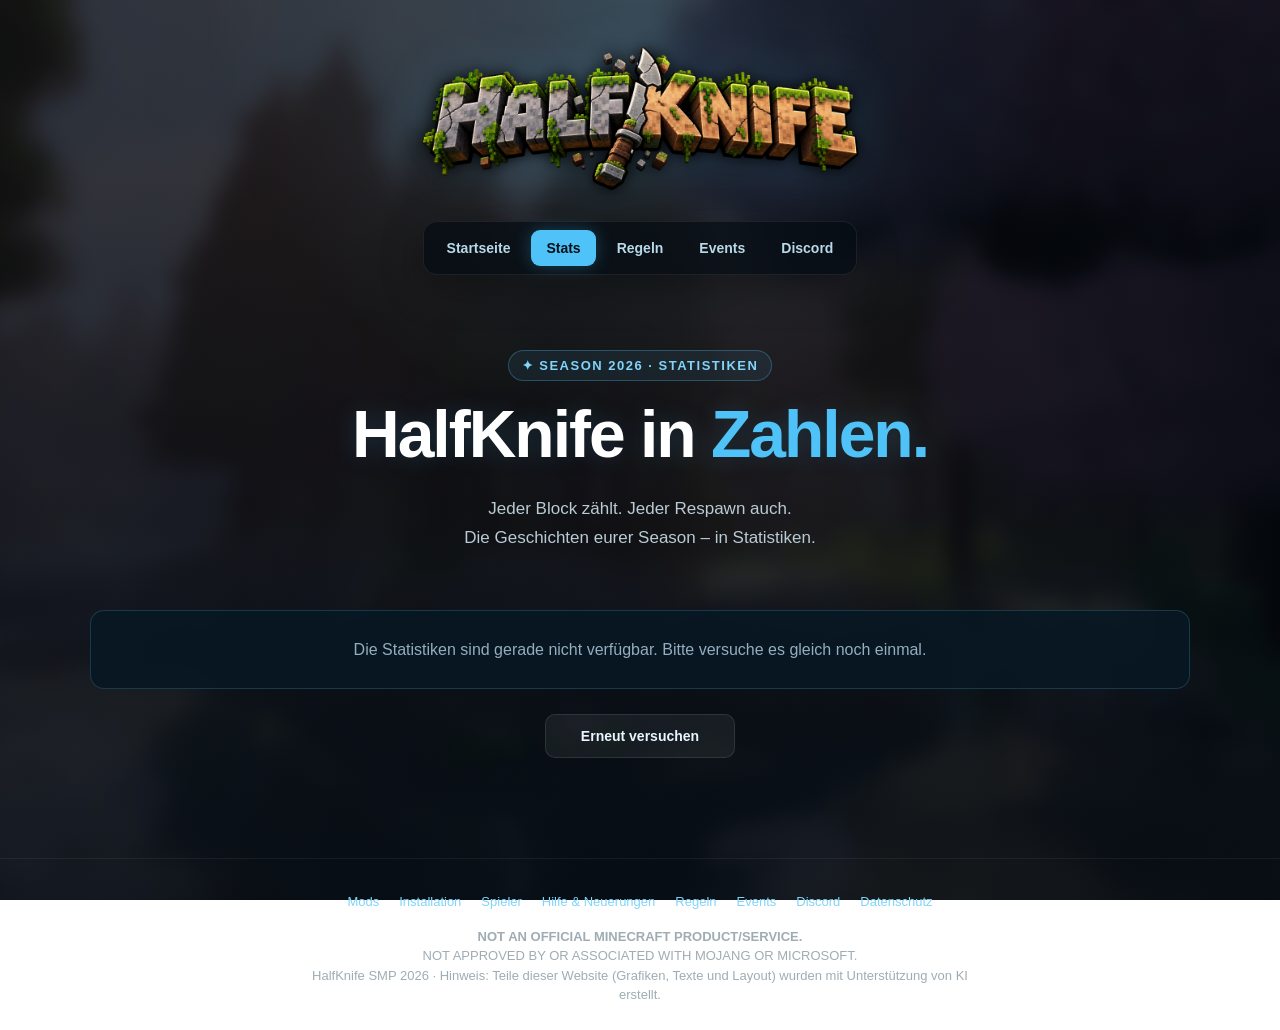
<file: stats.html>
<!DOCTYPE html>
<html lang="de">
<head>
  <meta charset="UTF-8">
  <meta name="viewport" content="width=device-width, initial-scale=1.0">
  <meta name="description" content="HalfKnife SMP 2026: Bestenlisten, aktive Spielzeit und alle gespeicherten Spielerstatistiken.">
  <title>Statistiken · HalfKnife SMP 2026</title>
  <link rel="icon" type="image/png" href="favicon_io/favicon-32x32.png">
  <link rel="stylesheet" href="css/style.css">
  <link rel="stylesheet" href="css/stats.css?v=whitelist-refresh-1">
</head>
<body>
  <div class="container">
    <header>

      <div class="logo-container">

        <img
          src="logo.png"
          class="logo"
          alt="HalfKnife SMP 2026"
        >

      </div>


      <nav
        class="nav"
        id="main-nav"
      ></nav>

    </header>



    <main id="stats-main">
      <section class="hero stats-hero">
        <div class="season-label">✦ Season 2026 · Statistiken</div>
        <h1 id="stats-title">HalfKnife in <span>Zahlen.</span></h1>
        <p id="stats-intro">Jeder Block zählt. Jeder Respawn auch.<br>Die Geschichten eurer Season – in Statistiken.</p>
      </section>

      <div id="stats-message" class="stats-notice" role="status">Die Serverstatistiken werden geladen…</div>
      <button id="stats-retry" class="button button-secondary stats-retry" type="button" hidden>Erneut versuchen</button>
      <noscript><p class="stats-notice">Für die Statistiken und Spielerprofile wird JavaScript benötigt.</p></noscript>

      <div id="stats-overview" hidden>
        <section class="section stats-section" aria-labelledby="stats-total-heading">
          <div class="stats-section-top">
            <div><span class="stats-kicker">Die ganze Season</span><h2 id="stats-total-heading">Gemeinsam erspielt</h2></div>
            <span class="stats-pill">Aktive Spielzeit ohne AFK</span>
          </div>
          <div id="stats-totals" class="stats-totals"></div>
        </section>

        <section class="section stats-section" aria-labelledby="stats-leaders-heading">
          <div class="stats-section-top">
            <div><span class="stats-kicker">Wer setzt sich an die Spitze?</span><h2 id="stats-leaders-heading">Die Bestenlisten</h2></div>
            <p>Top 10 · Namen anklicken für alle Stats</p>
          </div>
          <div id="stats-leaderboards" class="stats-board-grid"></div>
        </section>

        <section class="section stats-section" aria-labelledby="stats-players-heading">
          <div class="stats-section-top">
            <div><span class="stats-kicker">Die Leute hinter den Zahlen</span><h2 id="stats-players-heading">Alle Spieler</h2></div>
            <span id="stats-player-count" class="stats-pill"></span>
          </div>
          <div class="stats-toolbar">
            <label class="stats-field stats-search"><span>Spieler suchen</span><input id="stats-player-search" type="search" placeholder="Minecraft-Name …" autocomplete="off"></label>
            <label class="stats-field"><span>Sortieren nach</span><select id="stats-player-sort"><option value="activeSeconds">Aktive Spielzeit</option><option value="name">Name A–Z</option><option value="blocksMined">Blöcke abgebaut</option><option value="deaths">Tode</option></select></label>
          </div>
          <p id="stats-player-result" class="stats-muted" aria-live="polite"></p>
          <div id="stats-player-grid" class="stats-player-grid"></div>
        </section>
      </div>

      <section id="stats-profile" class="stats-section" hidden aria-labelledby="profile-name">
        <a class="stats-back" href="stats.html">← Zur Statistikübersicht</a>
        <div id="profile-card" class="stats-profile-card"></div>
        <div id="profile-totals" class="stats-totals stats-profile-totals"></div>
        <div class="stats-section-top stats-detail-heading">
          <div><span class="stats-kicker">Bis ins letzte Detail</span><h2>Alle gespeicherten Statistiken</h2></div>
          <span id="profile-stat-count" class="stats-pill"></span>
        </div>
        <p class="stats-muted">Die aktive Spielzeit wird separat erfasst. Die ursprüngliche Gesamtspielzeit inklusive AFK findest du unter „Allgemein“.</p>
        <div class="stats-toolbar">
          <label class="stats-field stats-search"><span>Statistik suchen</span><input id="stats-detail-search" type="search" placeholder="Zum Beispiel Diamant, Zombie oder eine Minecraft-ID …" autocomplete="off"></label>
          <label class="stats-field"><span>Reihenfolge innerhalb der Kategorien</span><select id="stats-detail-sort"><option value="value">Größter Rohwert zuerst</option><option value="name">Name A–Z</option></select></label>
        </div>
        <div id="profile-categories" class="stats-categories" role="group" aria-label="Statistikkategorie"></div>
        <p id="profile-search-result" class="stats-muted" aria-live="polite"></p>
        <div id="profile-details"></div>
      </section>

      <aside id="stats-explanation" class="stats-footnote" hidden>
        <strong>So werden die Zahlen gezählt</strong>
        <p>Aktive Spielzeit pausiert nach fünf Minuten ohne Spieleraktion. Die übrigen Werte stammen aus den gespeicherten Minecraft-Statistiken und enthalten gegebenenfalls auch Aktionen an AFK-Farmen. Diamanterz steht für abgebaute Erzblöcke, nicht für den aktuellen Diamantenbesitz. „LP“ bedeutet Lebenspunkte.</p>
      </aside>
    </main>
  </div>
  <footer>

    <nav class="footer-links" aria-label="Weitere Seiten">
      <a href="mods.html">Mods</a>
      <a href="install.html">Installation</a>
      <a href="players.html">Spieler</a>
      <a href="help.html">Hilfe &amp; Neuerungen</a>
      <a href="rules.html">Regeln</a>
      <a href="events.html">Events</a>
      <a href="discord.html">Discord</a>
      <a href="datenschutz.html">Datenschutz</a>
    </nav>

    <div class="disclaimer">
      <strong>NOT AN OFFICIAL MINECRAFT PRODUCT/SERVICE.</strong><br>
      NOT APPROVED BY OR ASSOCIATED WITH MOJANG OR MICROSOFT.
    </div>

    <div class="disclaimer">
      HalfKnife SMP 2026 ·
      Hinweis: Teile dieser Website (Grafiken, Texte und Layout)
      wurden mit Unterstützung von KI erstellt.
    </div>

  </footer>



  <script src="js/main.js"></script>
  <script src="js/stats-core.js?v=whitelist-refresh-1"></script>
  <script src="js/stats.js?v=clean-stats-2"></script>
</body>
</html>
</file>
<file: css/style.css>
/* =========================================================
   GRUNDLAYOUT
========================================================= */

* {
  box-sizing: border-box;
}


html {
  scroll-behavior: smooth;
}


body {
  margin: 0;

  min-height: 100vh;

  font-family:
    Arial,
    Helvetica,
    sans-serif;

  color: #e8f7ff;

  background-image:
    linear-gradient(
      rgba(3, 8, 14, 0.78),
      rgba(3, 8, 14, 0.88)
    ),
    url("../background.png");

  background-size: cover;
  background-position: center;
  background-attachment: fixed;

  overflow-x: hidden;
}


body::before {
  content: "";

  position: fixed;
  inset: 0;

  background:
    radial-gradient(
      circle at 50% 0%,
      rgba(79, 195, 247, 0.12),
      transparent 40%
    );

  pointer-events: none;

  z-index: -1;
}


/* =========================================================
   CONTAINER
========================================================= */

.container {
  width: min(
    1100px,
    calc(100% - 40px)
  );

  margin: 0 auto;
}


/* =========================================================
   SPENDENBUTTON
========================================================= */

.donate-button {
  position: fixed;

  top: 18px;
  left: 18px;

  z-index: 1000;

  transition:
    transform 0.2s ease;
}


.donate-button img {
  width: 190px;

  height: auto;

  filter:
    drop-shadow(
      0 0 10px
      rgba(0, 0, 0, 0.8)
    );

  transition:
    transform 0.2s ease,
    opacity 0.2s ease;
}


.donate-button:hover {
  transform:
    translateY(-2px);
}


.donate-button img:hover {
  transform:
    scale(1.04);

  opacity: 0.92;
}


/* =========================================================
   HEADER
========================================================= */

header {
  padding-top: 45px;

  text-align: center;
}


.logo-container {
  margin-bottom: 25px;
}


.logo {
  width: min(
    440px,
    80%
  );

  height: auto;

  filter:
    drop-shadow(
      0 0 8px
      rgba(0, 0, 0, 0.9)
    )
    drop-shadow(
      0 0 25px
      rgba(79, 195, 247, 0.15)
    );
}


/* =========================================================
   NAVIGATION
========================================================= */

.nav {
  display: flex;

  justify-content: center;
  align-items: center;

  flex-wrap: wrap;

  gap: 6px;

  width: fit-content;
  max-width: 100%;

  margin: 0 auto;

  padding: 8px;

  background:
    rgba(5, 12, 19, 0.72);

  border:
    1px solid
    rgba(255, 255, 255, 0.08);

  border-radius: 14px;

  backdrop-filter:
    blur(14px);

  -webkit-backdrop-filter:
    blur(14px);

  box-shadow:
    0 12px 40px
    rgba(0, 0, 0, 0.35);
}


.nav a {
  color: #b8d9e8;

  text-decoration: none;

  font-size: 14px;
  font-weight: bold;

  padding:
    10px 15px;

  border-radius: 9px;

  transition:
    background 0.2s ease,
    color 0.2s ease,
    transform 0.2s ease;
}


.nav a:hover {
  color: #ffffff;

  background:
    rgba(79, 195, 247, 0.12);

  transform:
    translateY(-1px);
}


.nav a.active {
  color: #061019;

  background:
    #4fc3f7;

  box-shadow:
    0 0 18px
    rgba(79, 195, 247, 0.28);
}


/* =========================================================
   HERO
========================================================= */

.hero {
  text-align: center;

  padding:
    75px 20px 55px;
}


.season-label {
  display: inline-block;

  padding:
    7px 13px;

  margin-bottom: 18px;

  border:
    1px solid
    rgba(79, 195, 247, 0.3);

  border-radius: 999px;

  background:
    rgba(79, 195, 247, 0.08);

  color: #81d4fa;

  font-size: 13px;
  font-weight: bold;

  letter-spacing: 1.5px;

  text-transform: uppercase;
}


.hero h1 {
  margin: 0;

  font-size:
    clamp(
      42px,
      7vw,
      78px
    );

  line-height: 0.95;

  color: #ffffff;

  letter-spacing: -2px;

  text-shadow:
    0 0 25px
    rgba(79, 195, 247, 0.18);
}


.hero h1 span {
  color: #4fc3f7;
}


.hero p {
  max-width: 680px;

  margin:
    25px auto 0;

  color: #b9cbd4;

  font-size: 18px;

  line-height: 1.7;
}


/* Compact events link on the home page */
.events-notice {
  display: flex;
  align-items: center;
  justify-content: center;
  gap: 10px;
  max-width: 850px;
  margin: -28px auto 32px;
  padding: 10px 16px;
  color: #b9cbd4;
  font-size: 14px;
  line-height: 1.5;
  text-align: center;
}

.events-notice-icon {
  flex: none;
  color: #81d4fa;
  font-size: 18px;
}

.events-notice a {
  color: #81d4fa;
  font-weight: 700;
  text-decoration: underline;
  text-underline-offset: 3px;
}

.events-notice a:hover,
.events-notice a:focus-visible {
  color: #ffffff;
}

@media (max-width: 650px) {
  .events-notice {
    margin-top: -18px;
    margin-bottom: 24px;
    padding-inline: 4px;
  }
}


/* =========================================================
   COUNTDOWN
========================================================= */

.countdown-card {
  position: relative;

  max-width: 850px;

  margin:
    10px auto 0;

  padding:
    30px;

  overflow: hidden;

  background:
    radial-gradient(
      circle at 50% -40%,
      rgba(79, 195, 247, 0.17),
      transparent 55%
    ),
    linear-gradient(
      145deg,
      rgba(8, 20, 29, 0.96),
      rgba(4, 12, 19, 0.94)
    );

  border:
    1px solid
    rgba(79, 195, 247, 0.24);

  border-radius: 22px;

  backdrop-filter:
    blur(15px);

  -webkit-backdrop-filter:
    blur(15px);

  box-shadow:
    0 25px 70px
    rgba(0, 0, 0, 0.4),

    0 0 45px
    rgba(79, 195, 247, 0.06),

    inset 0 1px 0
    rgba(255, 255, 255, 0.035);
}


.countdown-card::before {
  content: "";

  position: absolute;

  top: 0;
  left: 10%;
  right: 10%;

  height: 1px;

  background:
    linear-gradient(
      90deg,
      transparent,
      rgba(79, 195, 247, 0.75),
      transparent
    );
}


.countdown-header {
  display: flex;

  align-items: center;
  justify-content: space-between;

  gap: 20px;

  margin-bottom: 24px;

  text-transform: uppercase;

  letter-spacing: 1.3px;

  font-size: 12px;
}


.countdown-header-left {
  display: flex;

  align-items: center;

  gap: 9px;

  color: #81d4fa;

  font-weight: 800;
}


.countdown-header strong {
  color: #829aa6;

  font-size: 12px;

  font-weight: 700;
}


.countdown-pulse {
  width: 8px;
  height: 8px;

  border-radius: 50%;

  background: #4fc3f7;

  box-shadow:
    0 0 10px
    rgba(79, 195, 247, 0.9);

  animation:
    countdownPulse
    2s infinite;
}


@keyframes countdownPulse {

  0%,
  100% {
    opacity: 1;

    box-shadow:
      0 0 8px
      rgba(79, 195, 247, 0.7);
  }

  50% {
    opacity: 0.45;

    box-shadow:
      0 0 18px
      rgba(79, 195, 247, 1);
  }

}


.countdown-grid {
  display: grid;

  grid-template-columns:
    repeat(4, 1fr);

  gap: 14px;
}


.countdown-item {
  position: relative;

  padding:
    24px 10px 21px;

  text-align: center;

  border-radius: 16px;

  background:
    linear-gradient(
      180deg,
      rgba(255, 255, 255, 0.045),
      rgba(255, 255, 255, 0.012)
    );

  border:
    1px solid
    rgba(255, 255, 255, 0.07);

  box-shadow:
    inset 0 1px 0
    rgba(255, 255, 255, 0.035);

  transition:
    transform 0.25s ease,
    border-color 0.25s ease,
    background 0.25s ease;
}


.countdown-item:hover {
  transform:
    translateY(-3px);

  border-color:
    rgba(79, 195, 247, 0.24);

  background:
    linear-gradient(
      180deg,
      rgba(79, 195, 247, 0.08),
      rgba(255, 255, 255, 0.015)
    );
}


.countdown-item::before {
  content: "";

  position: absolute;

  top: 0;

  left: 22%;
  right: 22%;

  height: 2px;

  border-radius: 999px;

  background:
    linear-gradient(
      90deg,
      transparent,
      #4fc3f7,
      transparent
    );

  opacity: 0.8;
}


.countdown-value {
  display: block;

  color: #ffffff;

  font-size:
    clamp(
      34px,
      5vw,
      54px
    );

  line-height: 1;

  font-weight: 800;

  font-variant-numeric:
    tabular-nums;

  letter-spacing: -1px;

  text-shadow:
    0 0 20px
    rgba(79, 195, 247, 0.15);
}


.countdown-seconds
.countdown-value {
  color: #4fc3f7;

  text-shadow:
    0 0 20px
    rgba(79, 195, 247, 0.32);
}


.countdown-label {
  display: block;

  margin-top: 10px;

  color: #748d9a;

  font-size: 11px;

  font-weight: 700;

  letter-spacing: 1.2px;

  text-transform: uppercase;
}


.countdown-online {
  display: flex;

  align-items: center;
  justify-content: center;

  gap: 12px;

  padding:
    30px 10px;

  color: #ffffff;

  font-size:
    clamp(
      22px,
      4vw,
      36px
    );

  font-weight: 800;

  letter-spacing: 1px;

  text-align: center;
}


.countdown-online[hidden] {
  display: none;
}


.countdown-online-dot {
  width: 12px;
  height: 12px;

  flex: 0 0 auto;

  border-radius: 50%;

  background: #4caf50;

  box-shadow:
    0 0 18px
    rgba(76, 175, 80, 0.9);
}


/* =========================================================
   BUTTONS
========================================================= */

.button-row {
  display: flex;

  justify-content: center;

  flex-wrap: wrap;

  gap: 12px;

  margin-top: 25px;
}


.button {
  display: inline-flex;

  align-items: center;
  justify-content: center;

  min-width: 190px;

  padding:
    13px 22px;

  border-radius: 10px;

  text-decoration: none;

  font-weight: bold;
  font-size: 14px;

  transition:
    transform 0.2s ease,
    box-shadow 0.2s ease,
    background 0.2s ease;
}


.button-primary {
  background:
    #4fc3f7;

  color:
    #041018;

  box-shadow:
    0 8px 25px
    rgba(79, 195, 247, 0.18);
}


.button-primary:hover {
  transform:
    translateY(-3px);

  box-shadow:
    0 12px 35px
    rgba(79, 195, 247, 0.3);
}


.button-secondary {
  background:
    rgba(255, 255, 255, 0.06);

  color:
    #e8f7ff;

  border:
    1px solid
    rgba(255, 255, 255, 0.1);
}


.button-secondary:hover {
  transform:
    translateY(-3px);

  background:
    rgba(255, 255, 255, 0.1);
}


/* =========================================================
   SECTIONS
========================================================= */

.section {
  margin-top: 90px;
}


.section-heading {
  text-align: center;

  margin-bottom: 35px;
}


.section-heading h2 {
  margin:
    0 0 10px;

  color: #ffffff;

  font-size: 32px;
}


.section-heading p {
  margin: 0;

  color: #8fa8b5;

  font-size: 15px;
}


/* =========================================================
   INFO CARDS
========================================================= */

.info-grid {
  display: grid;

  grid-template-columns:
    repeat(4, 1fr);

  gap: 14px;
}


.info-card {
  padding: 24px;

  background:
    rgba(7, 16, 24, 0.72);

  border:
    1px solid
    rgba(255, 255, 255, 0.07);

  border-radius: 16px;

  backdrop-filter:
    blur(12px);

  -webkit-backdrop-filter:
    blur(12px);

  transition:
    transform 0.2s ease,
    border-color 0.2s ease,
    background 0.2s ease;
}


.info-card:hover {
  transform:
    translateY(-4px);

  border-color:
    rgba(79, 195, 247, 0.25);

  background:
    rgba(9, 21, 30, 0.82);
}


.info-icon {
  font-size: 25px;

  margin-bottom: 14px;
}


.info-card .label {
  color: #7f9aa8;

  font-size: 12px;
  font-weight: bold;

  text-transform: uppercase;

  letter-spacing: 1px;

  margin-bottom: 6px;
}


.info-card .value {
  color: #ffffff;

  font-size: 16px;

  font-weight: bold;

  word-break: break-word;
}


/* =========================================================
   SERVER-IP KOPIEREN
========================================================= */

.server-address {
  display: flex;

  align-items: center;

  gap: 8px;
}


.copy-button {
  border: none;

  padding:
    5px 8px;

  border-radius: 6px;

  background:
    rgba(79, 195, 247, 0.12);

  color: #81d4fa;

  cursor: pointer;

  transition:
    0.2s ease;
}


.copy-button:hover {
  background:
    rgba(79, 195, 247, 0.22);
}


/* =========================================================
   FEATURES
========================================================= */

.features {
  display: grid;

  grid-template-columns:
    repeat(3, 1fr);

  gap: 18px;
}


.feature {
  padding:
    32px 28px;

  background:
    linear-gradient(
      145deg,
      rgba(10, 22, 31, 0.85),
      rgba(4, 12, 18, 0.8)
    );

  border:
    1px solid
    rgba(255, 255, 255, 0.07);

  border-radius: 18px;

  transition:
    transform 0.25s ease,
    border-color 0.25s ease;
}


.feature:hover {
  transform:
    translateY(-6px);

  border-color:
    rgba(79, 195, 247, 0.25);
}


.feature-icon {
  font-size: 38px;

  margin-bottom: 18px;
}


.feature h3 {
  margin:
    0 0 10px;

  color: #ffffff;

  font-size: 21px;
}


.feature p {
  margin: 0;

  color: #91a7b2;

  line-height: 1.65;

  font-size: 14px;
}


/* =========================================================
   VANILLA+ BOX
========================================================= */

.vanilla-box {
  padding: 35px;

  text-align: center;

  background:
    radial-gradient(
      circle at center,
      rgba(79, 195, 247, 0.08),
      rgba(5, 13, 20, 0.85)
    );

  border:
    1px solid
    rgba(79, 195, 247, 0.15);

  border-radius: 20px;
}


.vanilla-box h2 {
  margin-top: 0;

  color: #ffffff;
}


.vanilla-box p {
  max-width: 700px;

  margin: 0 auto;

  color: #9eb2bc;

  line-height: 1.7;
}

.vanilla-box .install-note {
  margin-top: 18px;
  font-size: 14px;
}


.vanilla-bar {
  max-width: 700px;

  height: 7px;

  margin:
    28px auto 12px;

  border-radius: 999px;

  background:
    linear-gradient(
      90deg,
      #607d8b 0%,
      #4fc3f7 50%,
      #607d8b 100%
    );

  box-shadow:
    0 0 15px
    rgba(79, 195, 247, 0.2);
}


.vanilla-labels {
  display: flex;

  justify-content: space-between;

  max-width: 700px;

  margin: 0 auto;

  color: #78909c;

  font-size: 12px;
}


/* =========================================================
   DISCORD
========================================================= */

.discord {
  text-align: center;

  padding:
    55px 25px;

  background:
    linear-gradient(
      135deg,
      rgba(79, 195, 247, 0.09),
      rgba(5, 14, 21, 0.85)
    );

  border:
    1px solid
    rgba(79, 195, 247, 0.14);

  border-radius: 22px;
}


.discord h2 {
  margin-top: 0;

  color: #ffffff;

  font-size: 32px;
}


.discord p {
  max-width: 600px;

  margin:
    0 auto 25px;

  color: #9eb2bc;

  line-height: 1.6;
}


/* =========================================================
   LIVE SERVERSTATUS / PLAYERS.HTML
========================================================= */

.live-status-card {
  padding: 28px;

  background:
    linear-gradient(
      145deg,
      rgba(8, 20, 29, 0.9),
      rgba(4, 12, 19, 0.9)
    );

  border:
    1px solid
    rgba(79, 195, 247, 0.16);

  border-radius: 20px;

  box-shadow:
    0 18px 50px
    rgba(0, 0, 0, 0.3);
}


.live-status-topline {
  display: flex;

  align-items: center;

  gap: 10px;

  margin-bottom: 22px;
}


.status-dot {
  display: inline-block;

  width: 10px;
  height: 10px;

  flex: 0 0 auto;

  border-radius: 50%;

  background: #607d8b;
}


.status-dot.loading {
  background: #ffc107;

  box-shadow:
    0 0 12px
    rgba(255, 193, 7, 0.65);
}


.status-dot.online {
  background: #4caf50;

  box-shadow:
    0 0 12px
    rgba(76, 175, 80, 0.7);
}


.status-dot.offline {
  background: #f44336;

  box-shadow:
    0 0 12px
    rgba(244, 67, 54, 0.6);
}


.live-player-counter {
  margin-left: auto;

  color: #81d4fa;

  font-size: 14px;

  font-weight: bold;
}


.live-player-grid {
  display: grid;

  grid-template-columns:
    repeat(
      auto-fit,
      minmax(180px, 1fr)
    );

  gap: 12px;
}


.live-player {
  padding:
    15px 18px;

  color: #ffffff;

  font-weight: bold;

  text-align: center;

  background:
    rgba(255, 255, 255, 0.035);

  border:
    1px solid
    rgba(255, 255, 255, 0.06);

  border-radius: 12px;
}


.live-player-empty,
.live-player-placeholder,
.live-player-error {
  grid-column:
    1 / -1;

  padding:
    22px;

  text-align: center;

  color: #849aa5;

  background:
    rgba(255, 255, 255, 0.025);

  border-radius: 12px;
}


.live-player-error {
  color: #e5a7a7;
}


.live-status-note {
  margin:
    18px 0 0;

  color: #607d8b;

  font-size: 12px;

  line-height: 1.5;
}


/* =========================================================
   FOOTER
========================================================= */

footer {
  margin-top: 100px;

  padding:
    35px 20px 25px;

  text-align: center;

  border-top:
    1px solid
    rgba(255, 255, 255, 0.06);

  color: #607681;

  font-size: 13px;
}


.footer-links {
  margin-bottom: 18px;
}


.footer-links a {
  color: #81d4fa;

  text-decoration: none;

  margin:
    0 8px;
}


.footer-links a:hover {
  text-decoration: underline;
}


.disclaimer {
  max-width: 700px;

  margin: 0 auto;

  opacity: 0.6;

  line-height: 1.5;
}


/* =========================================================
   RESPONSIVE
========================================================= */

@media (max-width: 850px) {

  .info-grid {
    grid-template-columns:
      repeat(2, 1fr);
  }


  .features {
    grid-template-columns:
      1fr;
  }


  .donate-button img {
    width: 145px;
  }


  .countdown-value {
    font-size: 40px;
  }

}


@media (max-width: 650px) {

  body {
    background-attachment:
      scroll;
  }


  .container {
    width:
      min(
        100% - 24px,
        1100px
      );
  }


  header {
    padding-top: 30px;
  }


  .donate-button {
    top: 10px;
    left: 10px;
  }


  .donate-button img {
    width: 115px;
  }


  .nav {
    width: 100%;
  }


  .nav a {
    padding:
      9px 10px;

    font-size: 12px;
  }


  .hero {
    padding:
      55px 10px 45px;
  }


  .hero p {
    font-size: 15px;
  }


  .countdown-card {
    padding:
      22px 16px;
  }


  .countdown-header {
    flex-direction: column;

    align-items: flex-start;

    gap: 7px;

    margin-bottom: 18px;
  }


  .countdown-grid {
    grid-template-columns:
      repeat(2, 1fr);

    gap: 10px;
  }


  .countdown-item {
    padding:
      20px 8px 18px;
  }


  .countdown-value {
    font-size: 38px;
  }


  .countdown-label {
    font-size: 10px;
  }


  .info-grid {
    grid-template-columns:
      1fr;
  }


  .section {
    margin-top: 65px;
  }


  .button {
    width: 100%;
  }


  .vanilla-box {
    padding:
      28px 20px;
  }


  .vanilla-labels {
    font-size: 10px;
  }


  .live-status-card {
    padding: 20px;
  }


  .live-status-topline {
    flex-wrap: wrap;
  }

}


@media (max-width: 380px) {

  .countdown-grid {
    grid-template-columns:
      1fr 1fr;
  }


  .countdown-value {
    font-size: 32px;
  }

}

/* =========================================================
   EVENTS / EVENTS.HTML
========================================================= */

.events-list {
  display: grid;
  gap: 26px;
}

.event-card {
  position: relative;
  overflow: hidden;
  padding: 34px;

  border-radius: 22px;

  background:
    linear-gradient(
      145deg,
      rgba(9, 21, 30, 0.94),
      rgba(4, 12, 19, 0.92)
    );

  border:
    1px solid
    rgba(255, 255, 255, 0.075);

  box-shadow:
    0 22px 60px
    rgba(0, 0, 0, 0.34),

    inset 0 1px 0
    rgba(255, 255, 255, 0.025);
}

.event-card::before {
  content: "";

  position: absolute;

  inset:
    0 auto 0 0;

  width: 3px;

  background:
    linear-gradient(
      180deg,
      #4fc3f7,
      rgba(79, 195, 247, 0.08)
    );
}

.event-card.featured {
  border-color:
    rgba(255, 152, 0, 0.22);

  background:
    radial-gradient(
      circle at 0% 0%,
      rgba(255, 152, 0, 0.075),
      transparent 32%
    ),

    linear-gradient(
      145deg,
      rgba(11, 23, 31, 0.96),
      rgba(4, 12, 19, 0.93)
    );
}

.event-card.featured::before {
  background:
    linear-gradient(
      180deg,
      #ff9800,
      rgba(255, 152, 0, 0.08)
    );
}

.event-header {
  display: flex;

  align-items:
    flex-start;

  justify-content:
    space-between;

  gap: 22px;

  margin-bottom: 20px;
}

.event-title-wrap {
  min-width: 0;
}

.event-kicker {
  margin-bottom: 8px;

  color:
    #7d96a2;

  font-size: 12px;

  font-weight: 800;

  letter-spacing: 1.2px;

  text-transform:
    uppercase;
}

.event-card.featured
.event-kicker {
  color:
    #ffb74d;
}

.event-title-wrap h2 {
  margin: 0;

  color:
    #ffffff;

  font-size:
    clamp(
      26px,
      4vw,
      34px
    );

  line-height: 1.1;
}

.event-status {
  flex:
    0 0 auto;

  padding:
    9px 13px;

  border-radius:
    999px;

  color:
    #ffcc80;

  background:
    rgba(255, 152, 0, 0.09);

  border:
    1px solid
    rgba(255, 152, 0, 0.22);

  font-size: 12px;

  font-weight: 800;

  white-space:
    nowrap;
}

.event-status.later {
  color:
    #ce93d8;

  background:
    rgba(171, 71, 188, 0.09);

  border-color:
    rgba(171, 71, 188, 0.22);
}

.event-description {
  max-width: 900px;

  margin:
    0 0 26px;

  color:
    #a9bdc7;

  font-size: 15px;

  line-height: 1.75;
}

.event-meta {
  display: grid;

  grid-template-columns:
    repeat(3, 1fr);

  gap: 12px;

  margin-bottom: 24px;
}

.event-meta-item {
  padding:
    16px 17px;

  border-radius: 14px;

  background:
    rgba(255, 255, 255, 0.03);

  border:
    1px solid
    rgba(255, 255, 255, 0.06);
}

.event-meta-item
.label {
  margin-bottom: 6px;

  color:
    #6f8793;

  font-size: 11px;

  font-weight: 800;

  letter-spacing: 1px;

  text-transform:
    uppercase;
}

.event-meta-item
.value {
  color:
    #ffffff;

  font-size: 14px;

  font-weight: 700;

  line-height: 1.35;
}

.event-columns {
  display: grid;

  grid-template-columns:
    1.25fr
    0.75fr;

  gap: 16px;
}

.event-panel {
  padding: 22px;

  border-radius: 16px;

  background:
    rgba(0, 0, 0, 0.16);

  border:
    1px solid
    rgba(255, 255, 255, 0.06);
}

.event-panel h3 {
  margin:
    0 0 16px;

  color:
    #ffffff;

  font-size: 16px;
}

.requirement-list {
  display: grid;

  grid-template-columns:
    repeat(
      2,
      minmax(0, 1fr)
    );

  gap: 10px;
}

.requirement {
  display: flex;

  align-items:
    center;

  justify-content:
    space-between;

  gap: 15px;

  min-width: 0;

  padding:
    12px 13px;

  border-radius: 11px;

  background:
    rgba(255, 255, 255, 0.025);

  border:
    1px solid
    rgba(255, 255, 255, 0.045);
}

.requirement span {
  min-width: 0;

  color:
    #a7bbc5;

  font-size: 13px;
}

.requirement strong {
  flex:
    0 0 auto;

  color:
    #ffffff;

  font-size: 13px;

  font-variant-numeric:
    tabular-nums;
}

.event-card.featured
.requirement strong {
  color:
    #ffcc80;
}

.event-card:not(.featured)
.requirement strong {
  color:
    #ce93d8;
}

.command-list {
  display: flex;

  flex-direction:
    column;
}

.command-list code {
  display: block;

  width: 100%;

  margin-bottom: 9px;

  padding:
    11px 13px;

  overflow-wrap:
    anywhere;

  border-radius: 10px;

  color:
    #b9ecff;

  background:
    rgba(79, 195, 247, 0.065);

  border:
    1px solid
    rgba(79, 195, 247, 0.12);

  font-family:
    "SFMono-Regular",
    Consolas,
    "Liberation Mono",
    monospace;

  font-size: 12px;
}

.event-note {
  margin-top:
    auto;

  padding-top:
    12px;

  color:
    #718995;

  font-size: 12px;

  line-height: 1.6;
}


/* =========================================================
   EVENTS RESPONSIVE
========================================================= */

@media (max-width: 850px) {

  .event-header {
    flex-direction:
      column;
  }

  .event-status {
    white-space:
      normal;
  }

  .event-columns {
    grid-template-columns:
      1fr;
  }

}

@media (max-width: 650px) {

  .event-card {
    padding:
      24px 18px;
  }

  .event-meta {
    grid-template-columns:
      1fr;
  }

  .requirement-list {
    grid-template-columns:
      1fr;
  }

  .event-title-wrap h2 {
    font-size:
      26px;
  }

}


/* =========================================================
   QUIZNIGHT / EVENTS.HTML
========================================================= */

.quiznight-card .event-description {
  max-width: none;
}

.quiznight-grid {
  display: grid;
  grid-template-columns: repeat(2, minmax(0, 1fr));
  gap: 16px;
}

.quiznight-box {
  min-width: 0;
  padding: 20px;
  border-radius: 16px;
  background: rgba(0, 0, 0, 0.16);
  border: 1px solid rgba(255, 255, 255, 0.06);
}

.quiznight-box h3 {
  margin: 0 0 14px;
  color: #ffffff;
  font-size: 16px;
}

.quiznight-wide {
  grid-column: 1 / -1;
}

.quiz-steps {
  display: grid;
  gap: 8px;
}

.quiz-steps > div {
  display: grid;
  grid-template-columns: 28px minmax(110px, auto) minmax(0, 1fr);
  align-items: center;
  gap: 10px;
  padding: 10px 12px;
  border-radius: 10px;
  background: rgba(255, 255, 255, 0.025);
  border: 1px solid rgba(255, 255, 255, 0.045);
}

.quiz-steps span {
  display: grid;
  place-items: center;
  width: 24px;
  height: 24px;
  border-radius: 999px;
  color: #071019;
  background: #ffb74d;
  font-size: 12px;
  font-weight: 800;
}

.quiz-steps strong {
  color: #ffffff;
  font-size: 13px;
}

.quiz-steps small {
  min-width: 0;
  color: #8da4af;
  font-size: 12px;
  line-height: 1.35;
}

.quiz-modes {
  display: grid;
  gap: 10px;
}

.quiz-modes > div {
  padding: 12px 13px;
  border-radius: 10px;
  background: rgba(255, 255, 255, 0.025);
  border: 1px solid rgba(255, 255, 255, 0.045);
}

.quiz-modes strong,
.quiz-modes span {
  display: block;
}

.quiz-modes strong {
  margin-bottom: 4px;
  color: #ffcc80;
  font-size: 13px;
}

.quiz-modes span {
  color: #9eb2bc;
  font-size: 12px;
  line-height: 1.45;
}

.quiznight-split {
  display: grid;
  grid-template-columns: 1fr 1fr;
  gap: 24px;
}

.quiz-commands {
  display: grid;
  grid-template-columns: minmax(150px, 190px) minmax(0, 1fr);
  gap: 8px 12px;
  align-items: center;
}

.quiz-commands code {
  display: block;
  padding: 9px 11px;
  border-radius: 9px;
  color: #b9ecff;
  background: rgba(79, 195, 247, 0.065);
  border: 1px solid rgba(79, 195, 247, 0.12);
  font-family: "SFMono-Regular", Consolas, "Liberation Mono", monospace;
  font-size: 12px;
  overflow-wrap: anywhere;
}

.quiz-commands span {
  color: #879da8;
  font-size: 12px;
  line-height: 1.4;
}

.quiz-facts {
  margin: 0;
  padding-left: 18px;
  color: #9eb2bc;
  font-size: 12px;
  line-height: 1.6;
}

.quiz-facts li + li {
  margin-top: 7px;
}

@media (max-width: 850px) {
  .quiznight-grid,
  .quiznight-split {
    grid-template-columns: 1fr;
  }

  .quiznight-wide {
    grid-column: auto;
  }
}

@media (max-width: 650px) {
  .quiz-steps > div {
    grid-template-columns: 28px 1fr;
  }

  .quiz-steps small {
    grid-column: 2;
  }

  .quiz-commands {
    grid-template-columns: 1fr;
  }
}


/* Playtime-Ranking */
.playtime-card {
  max-width: 850px;
  margin: 0 auto;
  padding: 12px 24px 20px;
  border: 1px solid rgba(79, 195, 247, 0.24);
  border-radius: 22px;
  background: linear-gradient(145deg, rgba(8, 20, 29, 0.96), rgba(4, 12, 19, 0.94));
  box-shadow: 0 20px 50px rgba(0, 0, 0, 0.25);
}
.playtime-table-wrap { overflow-x: auto; }
.playtime-table { width: 100%; border-collapse: collapse; text-align: left; }
.playtime-caption {
  position: absolute; width: 1px; height: 1px; padding: 0;
  overflow: hidden; clip-path: inset(50%); white-space: nowrap;
}
.playtime-table thead th {
  padding: 18px 12px; color: #829aa6; font-size: 12px;
  text-transform: uppercase; letter-spacing: 1px;
}
.playtime-table tbody td, .playtime-table tbody th {
  padding: 15px 12px; border-top: 1px solid rgba(255, 255, 255, 0.07);
}
.playtime-table tbody th { font-weight: 600; overflow-wrap: anywhere; }
.playtime-table th:last-child, .playtime-table td:last-child {
  text-align: right; font-variant-numeric: tabular-nums; white-space: nowrap;
}
.playtime-table td[colspan] { text-align: center; white-space: normal; color: #b9cbd4; }
.playtime-rank {
  display: inline-grid; place-items: center; width: 30px; height: 30px;
  border-radius: 9px; color: #b9cbd4; background: rgba(255, 255, 255, 0.04);
}
.playtime-top-1 .playtime-rank { color: #ffd166; background: rgba(255, 209, 102, 0.12); }
.playtime-top-2 .playtime-rank { color: #cfd8e3; background: rgba(207, 216, 227, 0.12); }
.playtime-top-3 .playtime-rank { color: #e7a575; background: rgba(231, 165, 117, 0.12); }
.playtime-top-1 th { color: #ffd166; }
.playtime-note { color: #829aa6; font-size: 12px; line-height: 1.6; margin: 14px 0 0; }
@media (max-width: 500px) {
  .playtime-card { padding: 8px 10px 16px; }
  .playtime-table thead th { font-size: 10px; letter-spacing: 0; }
  .playtime-table tbody td, .playtime-table tbody th { padding: 12px 6px; font-size: 12px; }
}

/* Links to full player statistics */
.player-profile-link { color: inherit; text-decoration: none; }
.player-profile-link:hover, .player-profile-link:focus-visible { color: #81d4fa; text-decoration: underline; text-underline-offset: 3px; }
.stats-start-link { display: inline-block; margin-top: 18px; color: #81d4fa; font-size: 13px; line-height: 1.6; text-underline-offset: 4px; }

/* Startseite im laufenden Seasonbetrieb */
.home-page header { padding-top: 24px; }
.home-page .logo { width: min(260px, 65%); }
.home-page .logo-container { margin-bottom: 18px; }
.home-hero { padding: 36px 0 30px; text-align: left; }
.home-hero .season-label { margin-bottom: 14px; }
.home-hero h1 { font-size: clamp(30px, 4.5vw, 50px); line-height: 1.1; letter-spacing: -1.5px; }
.home-hero p { margin: 12px 0 0; font-size: 16px; }
.home-dashboard { display: grid; grid-template-columns: minmax(0, 1.8fr) minmax(0, 1fr); gap: 26px; align-items: start; }
.home-dashboard > * { min-width: 0; }
.home-dashboard .section { margin: 0; }
.home-dashboard .section-heading { text-align: left; margin-bottom: 18px; }
.home-dashboard h2 { margin: 0 0 10px; font-size: 24px; line-height: 1.25; }
.home-dashboard .playtime-card { max-width: none; }
.home-live { padding-top: 2px; }
.home-live h2 { font-size: 20px; margin-bottom: 20px; }
.home-live .live-status-card { padding: 20px; }
.home-live .live-status-topline { gap: 8px; flex-wrap: wrap; }
.home-live #server-status-text { color: #b9cbd4; font-size: 13px; line-height: 1.6; }
.home-live .live-player-grid { grid-template-columns: repeat(2, minmax(0, 1fr)); }
.home-stats-button { display: block; margin-top: 16px; text-align: center; font-size: 13px; padding: 15px 12px; }
.home-event-link { display: block; margin-top: 18px; color: #81d4fa; font-size: 13px; line-height: 1.6; text-underline-offset: 4px; }
.footer-links { display: flex; justify-content: center; flex-wrap: wrap; gap: 12px 20px; }
.footer-links a { margin: 0; }
.footer-links a:focus-visible, .nav a:focus-visible, .season-widget summary:focus-visible { outline: 2px solid #81d4fa; outline-offset: 4px; }
.home-page footer { padding-bottom: calc(190px + env(safe-area-inset-bottom)); }

/* Fixierter, einklappbarer Season-Countdown */
.season-widget { position: fixed; right: max(16px, env(safe-area-inset-right)); bottom: max(16px, env(safe-area-inset-bottom)); z-index: 100; width: min(280px, calc(100vw - 32px)); }
.countdown-corner.countdown-card { margin: 0; padding: 0; border-radius: 16px; width: 100%; }
.countdown-corner summary { display: flex; justify-content: space-between; align-items: center; gap: 12px; padding: 15px; cursor: pointer; list-style: none; color: #b9ecff; font-size: 12px; font-weight: 700; }
.countdown-corner summary::-webkit-details-marker { display: none; }
.countdown-corner[open] .countdown-toggle { transform: rotate(180deg); }
.countdown-corner .countdown-grid { grid-template-columns: repeat(4, minmax(0, 1fr)); gap: 6px; padding: 0 12px 12px; }
.countdown-corner .countdown-grid[hidden] { display: none; }
.countdown-corner .countdown-item { padding: 10px 2px 8px; border-radius: 8px; }
.countdown-corner .countdown-value { font-size: 24px; }
.countdown-corner .countdown-label { display: block; font-size: 9px; letter-spacing: 0; margin-top: 4px; }
.countdown-corner .countdown-online { padding: 0 15px 15px; font-size: 13px; letter-spacing: 0; }
@media (max-width: 850px) {
  .home-dashboard { grid-template-columns: 1fr; gap: 28px; }
  .home-live .live-player-grid { grid-template-columns: repeat(3, minmax(0, 1fr)); }
}
@media (max-width: 650px) {
  .home-page header { padding-top: 20px; }
  .home-hero { padding: 30px 0 26px; }
  .home-hero h1 { letter-spacing: -1px; }
  .home-dashboard h2 { font-size: 22px; }
  .home-live .live-player-grid { grid-template-columns: repeat(2, minmax(0, 1fr)); }
  .season-widget { right: max(10px, env(safe-area-inset-right)); bottom: max(10px, env(safe-area-inset-bottom)); width: min(260px, calc(100vw - 20px)); }
}
@media (prefers-reduced-motion: reduce) {
  .home-page *, .home-page *::before { animation: none !important; transition: none !important; }
}
</file>
<file: css/home.css>
/* Homepage layout. Palette, typography, logo, navigation and buttons use style.css. */
.launch-home a { -webkit-tap-highlight-color: transparent; }
.launch-home [hidden] { display: none !important; }
.launch-home a:focus-visible, .launch-home button:focus-visible { outline: 2px solid #81d4fa; outline-offset: 4px; }
.skip-link { position: absolute; left: 16px; top: -80px; z-index: 30; padding: 14px; border-radius: 10px; background: #4fc3f7; color: #041018; }
.skip-link:focus { top: 12px; }
.world-hero { overflow: hidden; padding: 60px 0 25px; }
.world-hero h1 { line-height: 1.05; }
.world-hero .world-kicker { margin-bottom: 22px; }
.world-kicker > span { display: none; }
.world-hero p { margin-top: 22px; }
.world-actions { display: flex; justify-content: center; align-items: center; flex-wrap: wrap; gap: 12px; margin-top: 28px; }
.world-button { gap: 18px; min-height: 48px; font-family: inherit; cursor: pointer; }
button.world-button { border: 0; }
.world-discord, .world-text-link { color: #81d4fa; font-size: 13px; line-height: 1.6; text-decoration: none; }
.world-discord { padding: 12px; }
.world-discord:hover, .world-text-link:hover { color: #fff; text-decoration: underline; text-underline-offset: 4px; }
.world-hero .copy-message { min-height: 20px; font-size: 12px; margin: 10px auto 26px; overflow-wrap: anywhere; }
.eyebrow { color: #81d4fa; font-size: 11px; letter-spacing: 1.5px; font-weight: 700; line-height: 1.6; }
.launch-strip { display: flex; justify-content: space-between; gap: 24px; align-items: center; padding: 24px 28px; text-align: left; border: 1px solid rgba(79,195,247,.2); border-radius: 20px; background: linear-gradient(145deg, rgba(8,20,29,.9), rgba(4,12,19,.9)); box-shadow: 0 18px 50px rgba(0,0,0,.3); }
.launch-strip > div:first-child { display: grid; gap: 6px; }
.launch-strip > div:first-child > strong { color: #e8f7ff; font-size: 15px; }
.launch-clock { display: flex; align-items: center; gap: 14px; }
.launch-clock > div { display: grid; gap: 5px; min-width: 46px; padding: 10px 7px; border: 1px solid rgba(79,195,247,.12); border-radius: 10px; background: rgba(79,195,247,.05); text-align: center; }
.launch-clock strong { color: #fff; font-size: 28px; font-variant-numeric: tabular-nums; }
.launch-clock span { font-size: 10px; color: #8fa8b5; text-transform: uppercase; letter-spacing: 1px; }
.launch-clock b { color: #607d8b; font-size: 17px; }
.launch-home #countdown-online { color: #81d4fa; font-size: 16px; font-weight: 700; padding: 0; letter-spacing: 0; }
.season-live-dot { width: 7px; height: 7px; border-radius: 50%; background: #4caf50; display: inline-block; margin-right: 6px; }
#hero-online-count { display: inline-block; font-size: 12px; font-weight: 400; margin-left: 10px; }
.server-strip { display: flex; flex-wrap: wrap; justify-content: center; align-items: center; gap: 16px 28px; padding: 20px 0; color: #8fa8b5; font-size: 12px; }
.server-strip span:first-child { color: #b9cbd4; }
.server-strip i { display: inline-block; width: 6px; height: 6px; border-radius: 50%; background: #4fc3f7; margin-right: 6px; }
.server-strip a { color: #81d4fa; text-decoration: none; }
.online-section, .top-section { padding: 45px 0; }
.world-section-heading { display: flex; justify-content: space-between; align-items: center; gap: 20px; margin-bottom: 26px; }
.world-content h2 { font-size: 32px; line-height: 1.15; margin: 9px 0 0; color: #fff; }
.world-section-heading p { color: #8fa8b5; font-size: 14px; margin: 12px 0 0; }
.home-server-badge { display: inline-flex; align-items: center; gap: 8px; font-size: 12px; color: #b9cbd4; white-space: nowrap; }
.home-server-badge::before { content: ''; width: 7px; height: 7px; border-radius: 50%; background: #78909c; }
.home-server-badge[data-online="true"]::before { background: #4caf50; box-shadow: 0 0 10px rgba(76,175,80,.4); }
.online-players { display: flex; flex-wrap: wrap; gap: 10px; padding: 22px; border: 1px solid rgba(79,195,247,.16); border-radius: 20px; background: linear-gradient(145deg, rgba(8,20,29,.9), rgba(4,12,19,.9)); box-shadow: 0 18px 50px rgba(0,0,0,.3); }
.online-player { display: inline-flex; align-items: center; gap: 10px; border: 1px solid rgba(79,195,247,.12); padding: 9px 14px 9px 9px; border-radius: 10px; background: rgba(79,195,247,.05); color: #e8f7ff; font-size: 13px; text-decoration: none; }
.online-player:hover { border-color: rgba(79,195,247,.4); }
.home-avatar { position: relative; flex-shrink: 0; width: 32px; height: 32px; display: inline-grid; place-items: center; background: #162c3a; border-radius: 6px; overflow: hidden; font-size: 11px; color: #b9ecff; }
.home-avatar img { position: absolute; inset: 0; width: 100%; height: 100%; image-rendering: pixelated; }
.world-empty { color: #8fa8b5; font-size: 14px; line-height: 1.7; padding: 12px 0; margin: 0; }
.community-goal { display: grid; grid-template-columns: .8fr 1.2fr; background: linear-gradient(145deg, rgba(9,21,30,.94), rgba(4,12,19,.92)); border: 1px solid rgba(79,195,247,.16); border-radius: 22px; overflow: hidden; box-shadow: 0 22px 60px rgba(0,0,0,.34); }
.portal-scene { position: relative; display: flex; flex-direction: column; justify-content: center; align-items: center; min-height: 310px; gap: 22px; background: radial-gradient(ellipse at 50% 50%, rgba(136,94,186,.18), transparent 68%), linear-gradient(145deg, rgba(8,20,29,.9), rgba(4,12,19,.9)); border-right: 1px solid rgba(79,195,247,.12); }
.portal-scene::after { content: ''; position: absolute; height: 1px; width: 70%; bottom: 48px; background: linear-gradient(90deg, transparent, #a887d144, transparent); }
.portal-frame { width: 115px; height: 160px; padding: 12px; background: repeating-linear-gradient(0deg, #282231 0 20px, #393043 20px 23px); border: 3px solid #49404d; box-shadow: -10px 10px 0 #0e100e66, 0 0 60px #9b66d122; transform: perspective(600px) rotateY(-12deg); }
.portal-light { width: 100%; height: 100%; background: repeating-linear-gradient(135deg, #945bc966 0 9px, #9f69d033 9px 18px), radial-gradient(ellipse, #a879e1, #4d256d); box-shadow: inset 0 0 25px #d9b4ff99, 0 0 30px #a76ed733; }
.portal-scene > span { color: #a49aaf; letter-spacing: 3px; font-size: 9px; }
.goal-content { padding: 40px; }
.goal-content h2 { margin-top: 14px; }
.goal-content p { color: #a9bdc7; font-size: 15px; line-height: 1.75; margin: 16px 0 20px; max-width: 450px; }
.goal-status { display: inline-block; color: #ce93d8; background: rgba(171,71,188,.09); border: 1px solid rgba(171,71,188,.22); border-radius: 999px; padding: 8px 12px; font-size: 12px; }
.goal-content > .world-text-link { display: block; margin-top: 22px; }
.goal-progress-label { display: flex; justify-content: space-between; margin: 20px 0 9px; font-size: 12px; color: #b9cbd4; }
#home-goal-meter { width: 100%; height: 7px; border: 0; appearance: none; background: #162c3a; border-radius: 9px; overflow: hidden; }
#home-goal-meter::-webkit-progress-bar { background: #162c3a; }
#home-goal-meter::-webkit-progress-value { background: #4fc3f7; }
#home-goal-meter::-moz-progress-bar { background: #4fc3f7; }
.season-numbers { display: grid; grid-template-columns: 1.1fr 1fr 1.3fr 1fr; gap: 18px; align-items: stretch; margin: 45px 0 0; }
.season-numbers > div:first-child { align-self: center; }
.season-numbers h2 { font-size: 25px; }
.season-number { display: flex; flex-direction: column; justify-content: center; gap: 12px; padding: 24px 20px; border: 1px solid rgba(255,255,255,.07); border-radius: 16px; background: rgba(7,16,24,.72); min-width: 0; }
.season-number strong { font-size: clamp(18px, 2.4vw, 28px); color: #fff; font-variant-numeric: tabular-nums; }
.season-number span { font-size: 12px; color: #8fa8b5; }
.home-podium { list-style: none; padding: 0; margin: 0; display: grid; grid-template-columns: repeat(3, minmax(0, 1fr)); gap: 16px; }
.home-podium > .world-empty { grid-column: 1 / -1; padding: 24px; border: 1px solid rgba(79,195,247,.16); border-radius: 16px; background: rgba(7,16,24,.72); }
.podium-player { border: 1px solid rgba(79,195,247,.16); border-radius: 16px; background: linear-gradient(145deg, rgba(8,20,29,.96), rgba(4,12,19,.94)); }
.podium-player:first-child { border-color: rgba(255,209,102,.3); }
.podium-player a { display: grid; grid-template-columns: 42px minmax(0, 1fr) auto; gap: 14px; align-items: center; color: #e8f7ff; text-decoration: none; padding: 24px 20px; }
.podium-player .home-avatar { width: 42px; height: 42px; }
.podium-name { display: grid; gap: 7px; min-width: 0; }
.podium-name strong { font-size: 14px; overflow-wrap: anywhere; }
.podium-name small { font-size: 12px; color: #81d4fa; }
.podium-place { align-self: start; color: #829aa6; font-size: 12px; }
.podium-player:first-child .podium-place { color: #ffd166; }
.world-community { margin-top: 15px; }
.world-community h2 { margin-top: 0; margin-bottom: 16px; }
.world-community .eyebrow { display: block; margin-bottom: 16px; }
.launch-home footer { padding-bottom: 30px; }
@media (max-width: 900px) {
  .season-numbers { grid-template-columns: 1fr 1fr; }
  .goal-content { padding: 30px; }
  .podium-player a { grid-template-columns: 34px minmax(0, 1fr); padding: 18px 14px; gap: 12px; }
  .podium-player .home-avatar { width: 34px; height: 34px; }
  .podium-place { grid-column: 2; grid-row: 1; justify-self: end; }
  .podium-name { grid-column: 1 / -1; }
}
@media (max-width: 650px) {
  .world-hero { padding: 42px 0 20px; }
  .world-hero h1 { font-size: clamp(36px, 9vw, 54px); }
  .world-hero .world-kicker { font-size: 10px; letter-spacing: 1px; }
  .world-hero p { font-size: 15px; }
  .world-actions .world-button { width: 100%; }
  .launch-strip { flex-direction: column; align-items: center; text-align: center; gap: 20px; padding: 22px 16px; }
  .launch-clock { gap: 8px; }
  .launch-clock > div { min-width: 40px; }
  .launch-clock strong { font-size: 24px; }
  .server-strip { gap: 13px 20px; font-size: 11px; }
  .online-section, .top-section { padding: 32px 0; }
  .world-section-heading { align-items: flex-start; flex-direction: column; gap: 16px; margin-bottom: 20px; }
  .world-content h2 { font-size: 26px; }
  .community-goal { grid-template-columns: 1fr; }
  .portal-scene { min-height: 225px; border-right: 0; border-bottom: 1px solid rgba(79,195,247,.12); gap: 15px; }
  .portal-frame { width: 85px; height: 120px; padding: 9px; }
  .portal-scene::after { bottom: 24px; }
  .goal-content { padding: 28px 24px; }
  .season-numbers { gap: 14px; margin-top: 30px; }
  .season-numbers > div:first-child { grid-column: 1 / -1; }
  .season-numbers h2 br { display: none; }
  .season-number { padding: 20px 16px; }
  .season-number strong { font-size: 21px; }
  .season-number:last-child { grid-column: 1 / -1; }
  .home-podium { grid-template-columns: 1fr; gap: 10px; }
  .podium-player a { grid-template-columns: 38px minmax(0, 1fr) auto; padding: 18px; }
  .podium-name { grid-column: auto; }
  .podium-place { grid-column: auto; grid-row: auto; }
}
@media (prefers-reduced-motion: reduce) {
  .launch-home *, .launch-home *::before { animation: none !important; transition: none !important; }
}


/* Live dimension projects, using the shared dark/cyan card design. */
.dimension-section { padding: 10px 0 0; }
.dimension-grid { display: grid; grid-template-columns: repeat(2, minmax(0, 1fr)); gap: 22px; }
.dimension-project { min-width: 0; padding: 30px; border: 1px solid rgba(79,195,247,.18); border-radius: 22px; background: linear-gradient(145deg, rgba(9,21,30,.94), rgba(4,12,19,.92)); box-shadow: 0 22px 60px rgba(0,0,0,.3); }
.dimension-heading { display: flex; align-items: center; justify-content: space-between; gap: 16px; }
.dimension-heading h3 { margin: 9px 0 0; color: #fff; font-size: 25px; }
.dimension-symbol { display: grid; place-items: center; width: 50px; height: 50px; flex-shrink: 0; border: 1px solid rgba(255,152,0,.22); border-radius: 14px; color: #ffb74d; background: rgba(255,152,0,.08); font-size: 30px; }
[data-project="end"] .dimension-symbol { color: #ce93d8; border-color: rgba(171,71,188,.22); background: rgba(171,71,188,.09); }
.dimension-project > p { color: #a9bdc7; font-size: 14px; line-height: 1.7; }
.dimension-project .goal-status { color: #b9cbd4; background: rgba(255,255,255,.04); border-color: rgba(255,255,255,.12); }
.dimension-project .goal-status[data-state="active"], .dimension-project .goal-status[data-state="completed"] { color: #a5d6a7; border-color: rgba(76,175,80,.25); background: rgba(76,175,80,.08); }
.dimension-project .goal-status[data-state="paused"] { color: #ffcc80; border-color: rgba(255,152,0,.22); background: rgba(255,152,0,.09); }
.dimension-project progress { display: block; width: 100%; height: 7px; border: 0; appearance: none; border-radius: 999px; background: #162c3a; overflow: hidden; }
.dimension-project progress::-webkit-progress-bar { background: #162c3a; }
.dimension-project progress::-webkit-progress-value { background: #4fc3f7; }
.dimension-project progress::-moz-progress-bar { background: #4fc3f7; }
.dimension-resources { display: grid; gap: 14px; margin-top: 24px; }
.dimension-resource > div { display: flex; align-items: baseline; justify-content: space-between; gap: 12px; margin-bottom: 7px; font-size: 12px; color: #a9bdc7; }
.dimension-resource strong { color: #e8f7ff; white-space: nowrap; font-size: 12px; font-variant-numeric: tabular-nums; }
.dimension-resource progress { height: 4px; }
.dimension-project .dimension-message { font-size: 12px; min-height: 20px; margin: 20px 0 14px; }
@media (max-width: 850px) { .dimension-grid { grid-template-columns: 1fr; } }
@media (max-width: 650px) { .dimension-project { padding: 24px 20px; } .dimension-heading h3 { font-size: 23px; } }
</file>
<file: css/stats.css>
/* HalfKnife statistics: shared branding, compact scorecards and player dossiers. */
[hidden] { display: none !important; }
.stats-hero { padding-bottom: 32px; }
.stats-hero h1 { font-size: clamp(38px, 6vw, 66px); line-height: 1.08; overflow-wrap: anywhere; }
.stats-hero p { font-size: 17px; }
.stats-status { display: flex; justify-content: center; align-items: center; gap: 8px; margin-top: 24px; color: #8faab8; font-size: 12px; line-height: 1.5; }
.stats-status-dot { width: 6px; height: 6px; background: #4fc3f7; border-radius: 50%; flex: none; }
.stats-section { margin: 38px 0 54px; }
.stats-section-top { display: flex; align-items: end; justify-content: space-between; gap: 16px; margin-bottom: 20px; }
.stats-section-top h2 { font-size: clamp(23px, 3vw, 30px); margin: 7px 0 0; color: #f0f9ff; letter-spacing: -.6px; }
.stats-section-top p { margin: 0; color: #829aa6; font-size: 12px; line-height: 1.6; text-align: right; }
.stats-kicker { font-size: 10px; font-weight: 700; letter-spacing: 1.8px; text-transform: uppercase; color: #7ab6d2; }
.stats-pill { flex: none; color: #8cbbd2; background: rgba(79,195,247,.06); border: 1px solid rgba(79,195,247,.17); border-radius: 999px; padding: 7px 11px; font-size: 11px; }
.stats-totals { display: grid; grid-template-columns: repeat(3, minmax(0,1fr)); gap: 13px; }
.stats-total { min-width: 0; padding: 22px; border: 1px solid rgba(79,195,247,.17); border-radius: 16px; background: linear-gradient(135deg,rgba(13,30,44,.96),rgba(5,15,24,.93)); }
.stats-total:first-child { border-color: rgba(79,195,247,.4); background: radial-gradient(ellipse at top left,rgba(79,195,247,.13),transparent 80%),rgba(7,19,29,.96); }
.stats-total-label { display: block; color: #99b2c0; font-size: 12px; }
.stats-total strong { display: block; font-size: clamp(23px,2.7vw,31px); letter-spacing: -.8px; font-variant-numeric: tabular-nums; margin-top: 12px; line-height: 1.25; overflow-wrap: anywhere; }
.stats-total:first-child strong { color: #81d4fa; }
.stats-total small { display: block; font-size: 10px; color: #6f8d9e; margin-top: 9px; line-height: 1.5; }
.stats-board-grid { display: grid; grid-template-columns: repeat(3,minmax(0,1fr)); gap: 16px; }
.stats-board { min-width: 0; padding: 22px 18px 12px; border-radius: 18px; border: 1px solid rgba(255,255,255,.09); background: rgba(5,16,26,.94); }
.stats-board-heading { display: flex; gap: 12px; align-items: center; padding-bottom: 17px; border-bottom: 1px solid rgba(255,255,255,.07); }
.stats-board-icon { display: grid; place-items: center; flex: none; width: 37px; height: 37px; border-radius: 11px; background: rgba(79,195,247,.09); color: #81d4fa; font-size: 20px; }
.stats-board-heading h3 { margin: 0; font-size: 16px; color: #e9f7ff; letter-spacing: -.3px; }
.stats-board-heading p { margin: 5px 0 0; font-size: 10px; color: #7793a4; line-height: 1.5; }
.stats-ranking { list-style: none; margin: 4px 0 0; padding: 0; }
.stats-ranking li { display: grid; grid-template-columns: 23px minmax(0,1fr) auto; gap: 8px; align-items: center; min-height: 43px; border-bottom: 1px solid rgba(255,255,255,.045); }
.stats-ranking li:last-child { border-bottom: 0; }
.stats-rank { font-size: 10px; font-weight: bold; text-align: center; color: #6e8b9e; }
.stats-place-1 { color: #ffd166; }
.stats-place-2 { color: #d3dce6; }
.stats-place-3 { color: #dba67d; }
.stats-ranking a { min-width: 0; overflow: hidden; text-overflow: ellipsis; white-space: nowrap; font-size: 12px; color: #c1d8e5; text-decoration: none; padding: 10px 0; }
.stats-ranking a:hover { color: #81d4fa; text-decoration: underline; text-underline-offset: 4px; }
.stats-ranking strong { font-size: 11px; color: #a6c9dd; text-align: right; font-weight: 500; font-variant-numeric: tabular-nums; }
.stats-ranking li:first-child strong { color: #ffd166; }
.stats-empty { padding: 23px 10px; color: #7793a4; font-size: 13px; line-height: 1.7; text-align: center; }
.stats-toolbar { display: flex; align-items: end; gap: 14px; margin: 20px 0 12px; }
.stats-field { display: flex; flex-direction: column; min-width: 0; gap: 8px; }
.stats-field > span { color: #8da6b6; font-size: 11px; }
.stats-search { flex: 1; }
.stats-field input, .stats-field select { min-width: 0; width: 100%; padding: 13px 14px; background: #091823; color: #dceefa; font: inherit; font-size: 13px; border: 1px solid rgba(79,195,247,.2); border-radius: 10px; }
.stats-field input::placeholder { color: #597589; }
.stats-muted { color: #7a98aa; font-size: 12px; line-height: 1.7; }
.stats-player-grid { display: grid; grid-template-columns: repeat(3,minmax(0,1fr)); gap: 12px; }
.stats-player-card { position: relative; min-width: 0; display: flex; gap: 13px; align-items: center; color: #dceefa; text-decoration: none; padding: 18px; background: rgba(7,20,31,.95); border: 1px solid rgba(79,195,247,.13); border-radius: 14px; transition: border-color .15s, background .15s; }
.stats-player-card:hover { border-color: rgba(79,195,247,.55); background: rgba(13,31,45,.98); }
.stats-avatar { display: inline-grid; place-items: center; width: 44px; height: 44px; flex: none; color: #9bdcfc; font-size: 17px; font-weight: 800; letter-spacing: -1px; background: linear-gradient(135deg,#163b50,#15253e); border: 1px solid rgba(79,195,247,.27); border-radius: 11px; }
.stats-player-info { display: flex; flex-direction: column; gap: 6px; min-width: 0; }
.stats-player-info strong { overflow-wrap: anywhere; font-size: 14px; }
.stats-player-info > span { font-size: 11px; color: #88a5b7; }
.stats-card-arrow { margin-left: auto; color: #507c96; font-size: 16px; }
.stats-online { display: inline-flex; align-items: center; gap: 5px; color: #688599; font-size: 10px; }
.stats-online::before { content: ''; width: 5px; height: 5px; background: #4e6575; border-radius: 50%; }
.stats-online.is-online { color: #79d9af; }
.stats-online.is-online::before { background: #58c99a; }
.stats-back { display: inline-block; color: #8dc7e4; text-decoration: none; font-size: 13px; margin: 0 0 20px; }
.stats-back:hover { color: #fff; }
.stats-profile-card { display: flex; align-items: center; gap: 22px; padding: 30px; border: 1px solid rgba(79,195,247,.3); border-radius: 22px; background: linear-gradient(120deg,rgba(16,40,57,.98),rgba(6,17,27,.96)); }
.stats-profile-card .stats-avatar { width: 76px; height: 76px; font-size: 31px; border-radius: 16px; }
.stats-profile-card h2 { font-size: clamp(22px,4vw,36px); margin: 9px 0; overflow-wrap: anywhere; letter-spacing: -1px; }
.stats-profile-card > div { min-width: 0; }
.stats-profile-rank { margin-left: auto; text-align: right; }
.stats-profile-rank span { display: block; color: #7a9aaf; font-size: 11px; margin-bottom: 8px; }
.stats-profile-rank strong { display: block; color: #ffd166; font-size: 19px; }
.stats-profile-totals { margin-top: 16px; }
.stats-detail-heading { margin-top: 48px; }
.stats-categories { display: flex; flex-wrap: wrap; gap: 8px; margin: 20px 0; }
.stats-categories button { cursor: pointer; color: #92afc1; background: #0b1b29; border: 1px solid rgba(79,195,247,.16); padding: 9px 12px; border-radius: 9px; font: inherit; font-size: 11px; line-height: 1.4; }
.stats-categories button span { margin-left: 5px; opacity: .65; }
.stats-categories button[aria-pressed="true"] { background: #4fc3f7; color: #061421; border-color: #4fc3f7; font-weight: bold; }
.stats-detail-group { overflow: hidden; margin: 18px 0; border: 1px solid rgba(79,195,247,.14); border-radius: 16px; background: rgba(5,17,27,.95); }
.stats-detail-group h3 { display: flex; align-items: center; justify-content: space-between; font-size: 16px; margin: 0; padding: 20px; background: rgba(79,195,247,.04); border-bottom: 1px solid rgba(79,195,247,.1); }
.stats-detail-group h3 span { color: #7296ad; font-size: 11px; font-weight: normal; }
.stats-detail-table-wrap { overflow-x: auto; }
.stats-detail-table { width: 100%; table-layout: fixed; border-collapse: collapse; text-align: left; }
.stats-detail-table thead th { color: #69899e; padding: 10px 20px; font-size: 10px; font-weight: 500; text-transform: uppercase; letter-spacing: 1px; }
.stats-detail-table thead th:first-child { width: 72%; }
.stats-detail-table tbody th { color: #bdcfdc; font-size: 13px; font-weight: 500; overflow-wrap: anywhere; }
.stats-detail-table tbody th small { display: block; color: #52758b; font-size: 10px; font-family: monospace; margin-top: 5px; overflow-wrap: anywhere; }
.stats-detail-table tbody td { color: #9fd0ea; font-size: 13px; font-variant-numeric: tabular-nums; overflow-wrap: anywhere; }
.stats-detail-table td, .stats-detail-table tbody th { padding: 13px 20px; border-top: 1px solid rgba(255,255,255,.045); }
.stats-detail-table th:last-child, .stats-detail-table td:last-child { text-align: right; }
.stats-notice { padding: 25px; margin: 25px 0; text-align: center; color: #93aebe; line-height: 1.7; background: rgba(8,24,35,.9); border: 1px solid rgba(79,195,247,.2); border-radius: 14px; }
.stats-notice a { color: #81d4fa; }
.stats-retry { display: block; margin: 12px auto 30px; cursor: pointer; }
.stats-footnote { border-top: 1px solid rgba(79,195,247,.14); padding: 28px 0 40px; margin-top: 30px; color: #6d8ca0; font-size: 12px; line-height: 1.8; }
.stats-footnote strong { color: #9cb7c7; font-size: 13px; }
.stats-footnote p { max-width: 900px; }
.stats-sr-only { position: absolute; width: 1px; height: 1px; overflow: hidden; clip-path: inset(50%); white-space: nowrap; }
.player-profile-link { color: inherit; text-decoration: none; }
.player-profile-link:hover { color: #81d4fa; text-decoration: underline; }
#stats-main :is(a,button,input,select):focus-visible { outline: 2px solid #81d4fa; outline-offset: 4px; }
@media (max-width: 900px) {
  .stats-board-grid { grid-template-columns: repeat(2,minmax(0,1fr)); }
  .stats-player-grid { grid-template-columns: repeat(2,minmax(0,1fr)); }
}
@media (max-width: 600px) {
  .stats-hero { padding: 45px 0 25px; }
  .stats-hero p { font-size: 14px; }
  .stats-section-top { align-items: start; flex-direction: column; gap: 12px; }
  .stats-section-top p { text-align: left; }
  .stats-totals { grid-template-columns: repeat(2,minmax(0,1fr)); gap: 10px; }
  .stats-total { padding: 17px 13px; }
  .stats-total-label { font-size: 10px; }
  .stats-total strong { font-size: 22px; }
  .stats-board-grid, .stats-player-grid { grid-template-columns: minmax(0,1fr); }
  .stats-board { padding: 20px 16px 10px; }
  .stats-ranking a { font-size: 13px; }
  .stats-ranking strong { font-size: 12px; }
  .stats-toolbar { align-items: stretch; flex-direction: column; }
  .stats-profile-card { padding: 22px 17px; flex-wrap: wrap; gap: 15px; }
  .stats-profile-card .stats-avatar { width: 50px; height: 50px; font-size: 22px; }
  .stats-profile-rank { margin: 5px 0 0; text-align: left; width: 100%; padding-top: 15px; border-top: 1px solid rgba(79,195,247,.14); }
  .stats-detail-table td, .stats-detail-table tbody th, .stats-detail-table thead th { padding: 12px; }
  .stats-detail-table thead th:first-child { width: 65%; }
  .stats-detail-table tbody th, .stats-detail-table tbody td { font-size: 12px; }
}

/* Skin heads sit above the initials, which stay visible if loading fails. */
.stats-avatar { position: relative; overflow: hidden; }
.stats-avatar img { position: absolute; inset: 0; display: block; width: 100%; height: 100%; object-fit: cover; image-rendering: pixelated; }
</file>
